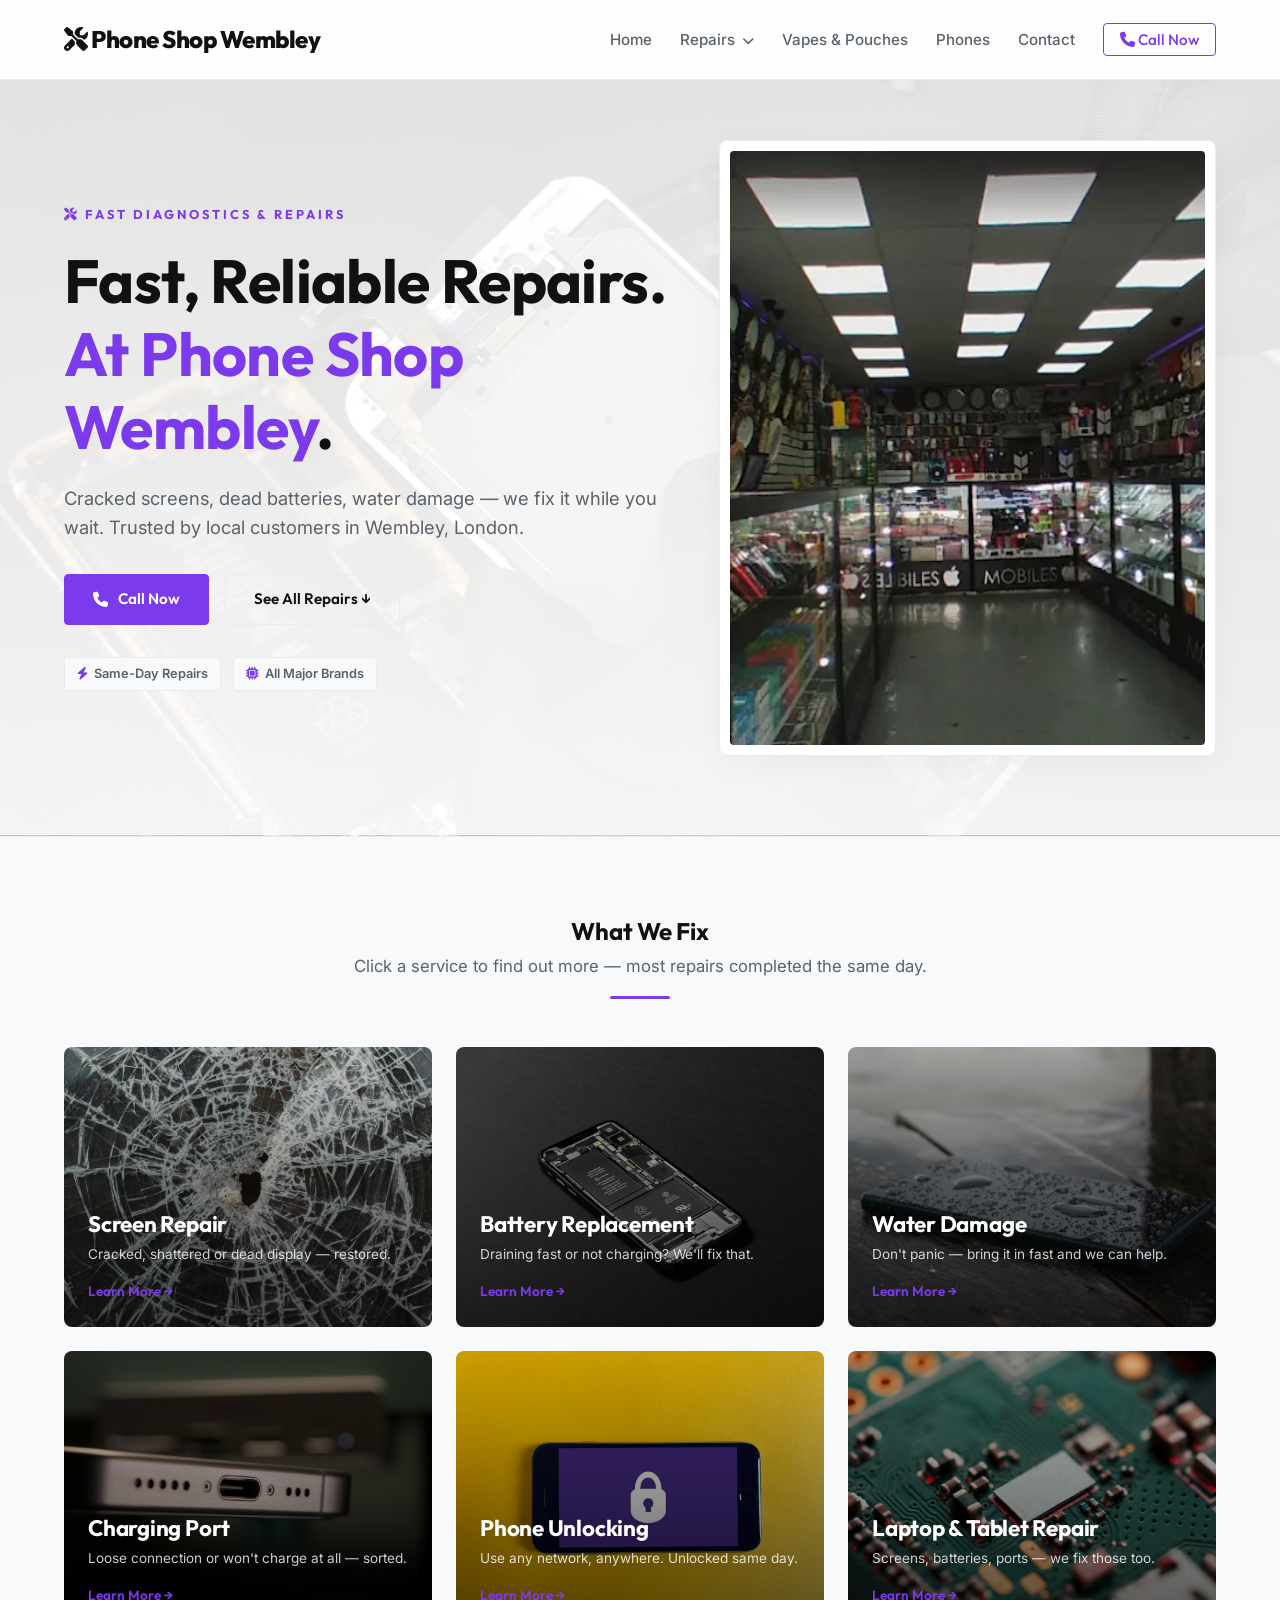
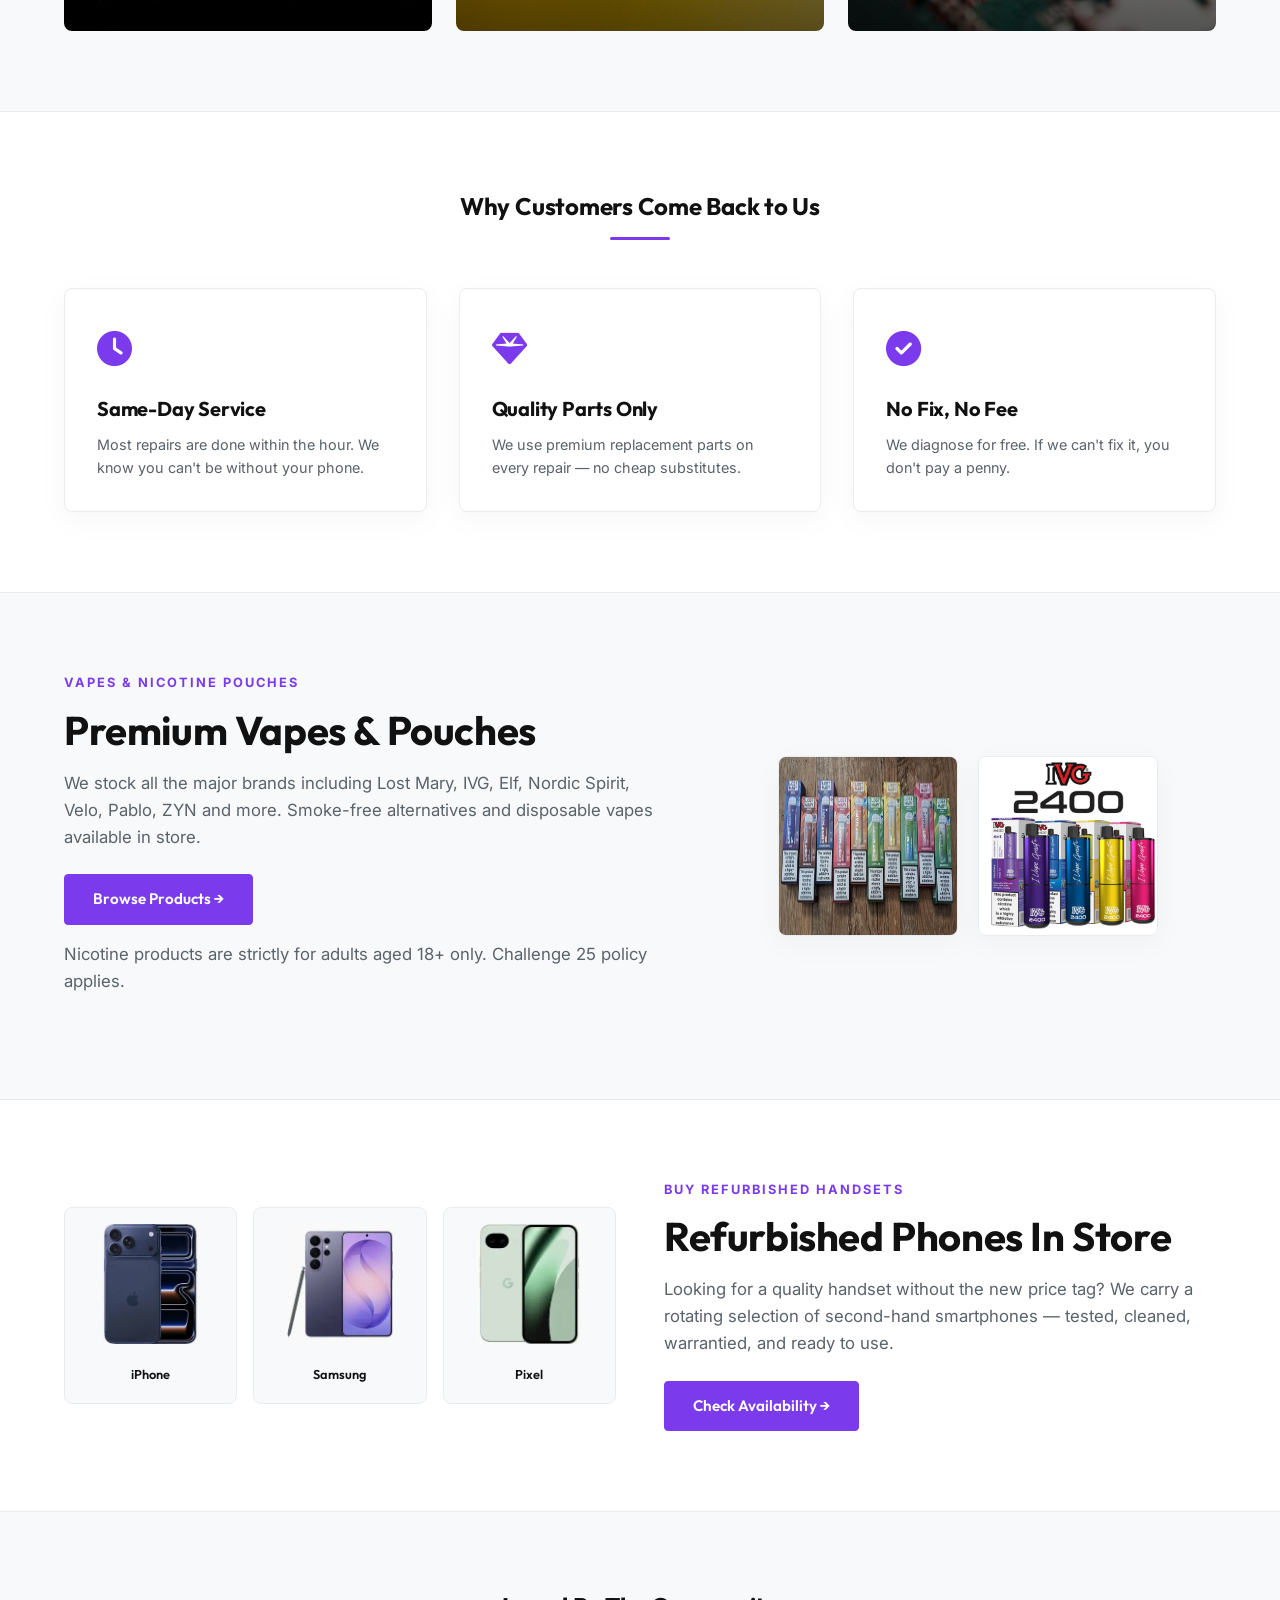
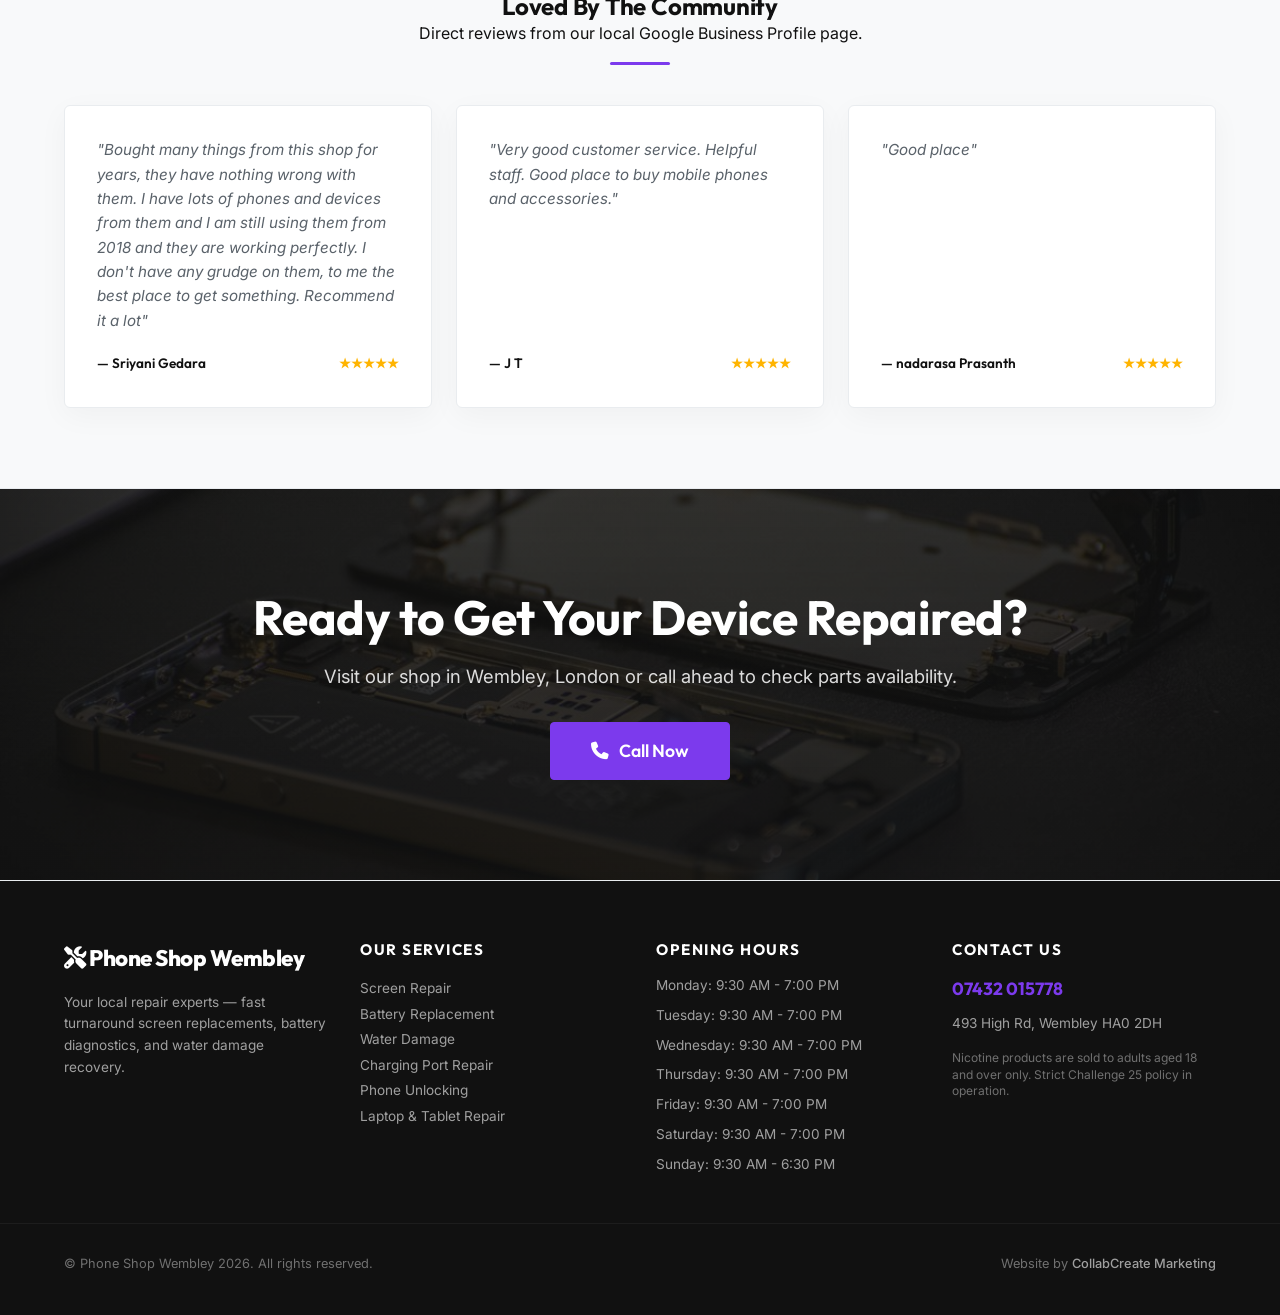
<file: index.html>
<!DOCTYPE html>
<html lang="en">
<head>
    <meta charset="UTF-8">
    <meta name="viewport" content="width=device-width, initial-scale=1.0">
    <title>Home | Phone Shop Wembley Wembley, London</title>
    <link rel="stylesheet" href="styles.css">
    <link href="https://fonts.googleapis.com/css2?family=Inter:wght@300;400;500;600;700&family=Outfit:wght@400;500;600;700;800&display=swap" rel="stylesheet">
    <link rel="stylesheet" href="https://cdnjs.cloudflare.com/ajax/libs/font-awesome/6.4.0/css/all.min.css">
    
    <!-- Open Graph Metadata -->
    <meta property="og:title" content="Home | Phone Shop Wembley Wembley, London">
    <meta property="og:description" content="Fast, premium screen repairs, battery replacements, water damage recovery, vapes, pouches, and refurbished phones in Wembley, London.">
    <meta property="og:image" content="https://mowleed2000.github.io/Phoneshopwembely/storefront.webp">
    <meta property="og:url" content="https://mowleed2000.github.io/Phoneshopwembely/index.html">
    <meta property="og:type" content="website">

    <!-- Microsoft Clarity Tracking Code -->
    <script type="text/javascript">
        (function(c,l,a,r,i,t,y){
            c[a]=c[a]||function(){(c[a].q=c[a].q||[]).push(arguments)};
            t=l.createElement(r);t.async=1;t.src="https://www.clarity.ms/tag/"+i;
            y=l.getElementsByTagName(r)[0];y.parentNode.insertBefore(t,y);
        })(window, document, "clarity", "script", "x1smlah9oa");
    </script>
</head>
<body>

    <nav class="navbar">
        <div class="container nav-container">
            <a href="index.html" class="logo"><i class="fa-solid fa-screwdriver-wrench"></i> Phone Shop Wembley</a>
            <ul class="nav-links" id="navLinks">
                <li><a href="index.html">Home</a></li>
                <li class="dropdown">
                    <a href="#" class="dropdown-trigger">Repairs <i class="fa-solid fa-chevron-down" style="font-size:0.75rem; margin-left:3px;"></i></a>
                    <ul class="dropdown-menu">
                        <li><a href="screen-repair.html">Screen Repair</a></li>
                        <li><a href="battery-replacement.html">Battery Replacement</a></li>
                        <li><a href="water-damage.html">Water Damage</a></li>
                        <li><a href="charging-port.html">Charging Port Repair</a></li>
                        <li><a href="phone-unlocking.html">Phone Unlocking</a></li>
                        <li><a href="laptop-tablet.html">Laptop &amp; Tablet Repair</a></li>
                    </ul>
                </li>
                <li><a href="vapes-pouches.html">Vapes &amp; Pouches</a></li>
                <li><a href="phones-in-store.html">Phones</a></li>
                <li><a href="contact.html">Contact</a></li>
                
                <li><a href="tel:07432015778" class="btn-nav-cta"><i class="fa-solid fa-phone"></i> Call Now</a></li>
            </ul>
            <div class="hamburger" id="hamburger"><i class="fa-solid fa-bars"></i></div>
        </div>
    </nav>

    <!-- Hero Section -->
    <section class="hero" style="background-image: linear-gradient(rgba(255, 255, 255, 0.85), rgba(255, 255, 255, 0.95)), url('repair-hero.jpg');">
        <div class="container hero-grid">
            <div class="hero-content reveal">
                <span class="eyebrow"><i class="fa-solid fa-screwdriver-wrench"></i> Fast Diagnostics &amp; Repairs</span>
                <h1>Fast, Reliable Repairs. <br><span class="primary-text">At Phone Shop Wembley</span>.</h1>
                <p class="hero-tagline">Cracked screens, dead batteries, water damage — we fix it while you wait. Trusted by local customers in Wembley, London.</p>
                <div class="hero-btns">
                    <a href="tel:07432015778" class="btn btn-primary"><i class="fa-solid fa-phone"></i> Call Now</a>
                    <a href="#services" class="btn btn-outline">See All Repairs &darr;</a>
                </div>
                <div class="walk-ins-tag">
                    <span class="badge"><i class="fa-solid fa-bolt"></i> Same-Day Repairs</span>
                    <span class="badge"><i class="fa-solid fa-microchip"></i> All Major Brands</span>
                </div>
            </div>
            <div class="hero-image-wrapper reveal">
                <div class="hero-image-frame" onclick="openLightbox('storefront.webp', 'Phone Shop Wembley storefront in Wembley, London')">
                    <img src="storefront.webp" alt="Phone Shop Wembley Storefront" class="hero-image">
                    <div class="frame-overlay">
                        <i class="fa-solid fa-magnifying-glass-plus"></i>
                        <span>View Storefront</span>
                    </div>
                </div>
            </div>
        </div>
    </section>

    <!-- Services Section -->
    <section class="services" id="services">
        <div class="container">
            <div class="section-header text-center reveal">
                <h2>What We Fix</h2>
                <p class="subheading">Click a service to find out more — most repairs completed the same day.</p>
                <div class="accent-divider"></div>
            </div>
            <div class="services-grid reveal">
                <!-- Screen Repair -->
                <a href="screen-repair.html" class="service-card-link">
                    <div class="service-card" style="background-image: linear-gradient(rgba(0, 0, 0, 0.2), rgba(0, 0, 0, 0.65)), url('cracked-screen.jpg');">
                        <div class="card-content">
                            <h3>Screen Repair</h3>
                            <p>Cracked, shattered or dead display — restored.</p>
                            <span class="learn-more">Learn More &rarr;</span>
                        </div>
                    </div>
                </a>
                <!-- Battery Replacement -->
                <a href="battery-replacement.html" class="service-card-link">
                    <div class="service-card" style="background-image: linear-gradient(rgba(0, 0, 0, 0.2), rgba(0, 0, 0, 0.65)), url('battery-repair.jpg');">
                        <div class="card-content">
                            <h3>Battery Replacement</h3>
                            <p>Draining fast or not charging? We'll fix that.</p>
                            <span class="learn-more">Learn More &rarr;</span>
                        </div>
                    </div>
                </a>
                <!-- Water Damage -->
                <a href="water-damage.html" class="service-card-link">
                    <div class="service-card" style="background-image: linear-gradient(rgba(0, 0, 0, 0.2), rgba(0, 0, 0, 0.65)), url('water-damage.jpg');">
                        <div class="card-content">
                            <h3>Water Damage</h3>
                            <p>Don't panic — bring it in fast and we can help.</p>
                            <span class="learn-more">Learn More &rarr;</span>
                        </div>
                    </div>
                </a>
                <!-- Charging Port -->
                <a href="charging-port.html" class="service-card-link">
                    <div class="service-card" style="background-image: linear-gradient(rgba(0, 0, 0, 0.2), rgba(0, 0, 0, 0.65)), url('charging-port.jpg');">
                        <div class="card-content">
                            <h3>Charging Port</h3>
                            <p>Loose connection or won't charge at all — sorted.</p>
                            <span class="learn-more">Learn More &rarr;</span>
                        </div>
                    </div>
                </a>
                <!-- Phone Unlocking -->
                <a href="phone-unlocking.html" class="service-card-link">
                    <div class="service-card" style="background-image: linear-gradient(rgba(0, 0, 0, 0.2), rgba(0, 0, 0, 0.65)), url('unlock-phone.jpg');">
                        <div class="card-content">
                            <h3>Phone Unlocking</h3>
                            <p>Use any network, anywhere. Unlocked same day.</p>
                            <span class="learn-more">Learn More &rarr;</span>
                        </div>
                    </div>
                </a>
                <!-- Laptop & Tablet Repair -->
                <a href="laptop-tablet.html" class="service-card-link">
                    <div class="service-card" style="background-image: linear-gradient(rgba(0, 0, 0, 0.2), rgba(0, 0, 0, 0.65)), url('circuit-board.jpg');">
                        <div class="card-content">
                            <h3>Laptop &amp; Tablet Repair</h3>
                            <p>Screens, batteries, ports — we fix those too.</p>
                            <span class="learn-more">Learn More &rarr;</span>
                        </div>
                    </div>
                </a>
            </div>
        </div>
    </section>

    <!-- Why Us Section -->
    <section class="why-us">
        <div class="container">
            <div class="section-header text-center reveal">
                <h2>Why Customers Come Back to Us</h2>
                <div class="accent-divider"></div>
            </div>
            
            <div class="why-us-grid reveal">
                <div class="why-card">
                    <div class="why-icon"><i class="fa-solid fa-clock"></i></div>
                    <h3>Same-Day Service</h3>
                    <p>Most repairs are done within the hour. We know you can't be without your phone.</p>
                </div>
                <div class="why-card">
                    <div class="why-icon"><i class="fa-solid fa-gem"></i></div>
                    <h3>Quality Parts Only</h3>
                    <p>We use premium replacement parts on every repair — no cheap substitutes.</p>
                </div>
                <div class="why-card">
                    <div class="why-icon"><i class="fa-solid fa-circle-check"></i></div>
                    <h3>No Fix, No Fee</h3>
                    <p>We diagnose for free. If we can't fix it, you don't pay a penny.</p>
                </div>
            </div>
        </div>
    </section>

    <!-- Vapes Teaser -->
    <section class="vapes-teaser">
        <div class="container vapes-teaser-grid">
            <div class="vapes-teaser-content reveal">
                <span class="eyebrow" style="color: var(--primary); font-weight: 700; text-transform: uppercase; letter-spacing: 2px; font-size: 0.8rem; margin-bottom: 12px; display: block;">Vapes &amp; Nicotine Pouches</span>
                <h2>Premium Vapes &amp; Pouches</h2>
                <p>We stock all the major brands including Lost Mary, IVG, Elf, Nordic Spirit, Velo, Pablo, ZYN and more. Smoke-free alternatives and disposable vapes available in store.</p>
                <a href="vapes-pouches.html" class="btn btn-primary">Browse Products &rarr;</a>
                <p class="disclaimer-text">Nicotine products are strictly for adults aged 18+ only. Challenge 25 policy applies.</p>
            </div>
            <div class="vape-brand-anchors reveal">
                <img src="Lost Mary reuse.jpg" alt="Lost Mary" class="teaser-brand-img">
                <img src="IVG Reuse 1.jpg" alt="IVG" class="teaser-brand-img">
            </div>
        </div>
    </section>

    <!-- Refurbished Phones Teaser -->
    <section class="phones-teaser">
        <div class="container phones-teaser-grid">
            <div class="phone-anchors-grid reveal">
                <div class="phone-item-card"><img src="Iphone 17 pro max.webp" alt="iPhone"><span>iPhone</span></div>
                <div class="phone-item-card"><img src="Samsung s26 ultra.webp" alt="Samsung"><span>Samsung</span></div>
                <div class="phone-item-card"><img src="Google Pixel 10a.webp" alt="Pixel"><span>Pixel</span></div>
            </div>
            <div class="phones-teaser-content reveal">
                <span class="eyebrow" style="color: var(--primary); font-weight: 700; text-transform: uppercase; letter-spacing: 2px; font-size: 0.8rem; margin-bottom: 12px; display: block;">Buy Refurbished Handsets</span>
                <h2>Refurbished Phones In Store</h2>
                <p>Looking for a quality handset without the new price tag? We carry a rotating selection of second-hand smartphones — tested, cleaned, warrantied, and ready to use.</p>
                <a href="phones-in-store.html" class="btn btn-primary">Check Availability &rarr;</a>
            </div>
        </div>
    </section>

    <!-- Reviews Section -->
    <section class="reviews">
        <div class="container">
            <div class="section-header text-center reveal">
                <h2>Loved By The Community</h2>
                <p class="subheading">Direct reviews from our local Google Business Profile page.</p>
                <div class="accent-divider"></div>
            </div>
            <div class="reviews-grid reveal">
                
                <div class="review-card">
                    <p class="review-text">"Bought many things from this shop for years, they have nothing wrong with them. I have lots of phones and devices from them and I am still using them from 2018 and they are working perfectly. I don't have any grudge on them, to me the best place to get something. Recommend it a lot"</p>
                    <div class="review-author">
                        <span>— Sriyani Gedara</span>
                        <span class="stars">★★★★★</span>
                    </div>
                </div>
    
                <div class="review-card">
                    <p class="review-text">"Very good customer service. Helpful staff. Good place to buy mobile phones and accessories."</p>
                    <div class="review-author">
                        <span>— J T</span>
                        <span class="stars">★★★★★</span>
                    </div>
                </div>
    
                <div class="review-card">
                    <p class="review-text">"Good place"</p>
                    <div class="review-author">
                        <span>— nadarasa Prasanth</span>
                        <span class="stars">★★★★★</span>
                    </div>
                </div>
    
            </div>
        </div>
    </section>

    <!-- Final CTA -->
    <section class="final-cta text-center reveal" style="background-image: linear-gradient(rgba(17, 17, 17, 0.8), rgba(17, 17, 17, 0.9)), url('technician.jpg'); background-size: cover; background-position: center; color: #ffffff;">
        <div class="container">
            <h2>Ready to Get Your Device Repaired?</h2>
            <p>Visit our shop in Wembley, London or call ahead to check parts availability.</p>
            <a href="tel:07432015778" class="btn btn-primary btn-large"><i class="fa-solid fa-phone"></i> Call Now</a>
        </div>
    </section>

    <!-- Lightbox Modal -->
    <div id="lightboxModal" class="lightbox">
        <span class="lightbox-close" onclick="closeLightbox()">&times;</span>
        <img class="lightbox-content" id="lightboxImg">
        <div id="lightboxCaption" class="lightbox-caption"></div>
    </div>

    <footer class="footer">
        <div class="container footer-grid">
            <div class="footer-brand">
                <a href="index.html" class="footer-logo"><i class="fa-solid fa-screwdriver-wrench"></i> Phone Shop Wembley</a>
                <p style="margin-top: 15px; font-size: 0.85rem; line-height: 1.6; color: rgba(255, 255, 255, 0.6);">Your local repair experts — fast turnaround screen replacements, battery diagnostics, and water damage recovery.</p>
                
            </div>
            <div class="footer-links">
                <h4>Our Services</h4>
                <p><a href="screen-repair.html">Screen Repair</a></p>
                <p><a href="battery-replacement.html">Battery Replacement</a></p>
                <p><a href="water-damage.html">Water Damage</a></p>
                <p><a href="charging-port.html">Charging Port Repair</a></p>
                <p><a href="phone-unlocking.html">Phone Unlocking</a></p>
                <p><a href="laptop-tablet.html">Laptop &amp; Tablet Repair</a></p>
            </div>
            <div class="footer-hours">
                <h4>Opening Hours</h4>
                <ul>
                    <li>Monday: 9:30 AM - 7:00 PM</li><li>Tuesday: 9:30 AM - 7:00 PM</li><li>Wednesday: 9:30 AM - 7:00 PM</li><li>Thursday: 9:30 AM - 7:00 PM</li><li>Friday: 9:30 AM - 7:00 PM</li><li>Saturday: 9:30 AM - 7:00 PM</li><li>Sunday: 9:30 AM - 6:30 PM</li>
                </ul>
            </div>
            <div class="footer-contact">
                <h4>Contact Us</h4>
                <p class="phone-num"><a href="tel:07432015778">07432 015778</a></p>
                <p style="margin-top: 10px; font-size: 0.85rem; color: rgba(255, 255, 255, 0.6);">493 High Rd, Wembley HA0 2DH</p>
                <p style="margin-top: 15px; font-size: 0.75rem; color: rgba(255, 255, 255, 0.4); line-height: 1.4;">
                    Nicotine products are sold to adults aged 18 and over only. Strict Challenge 25 policy in operation.
                </p>
            </div>
        </div>
        <div class="footer-bottom">
            <div class="container" style="display: flex; justify-content: space-between; flex-wrap: wrap; gap: 10px; width: 100%;">
                <p>&copy; Phone Shop Wembley 2026. All rights reserved.</p>
                <p class="agency-credit">Website by <a href="https://collabcreate.co.uk" target="_blank">CollabCreate Marketing</a></p>
            </div>
        </div>
    </footer>
    <script src="script.js"></script>
</body>
</html>
</file>
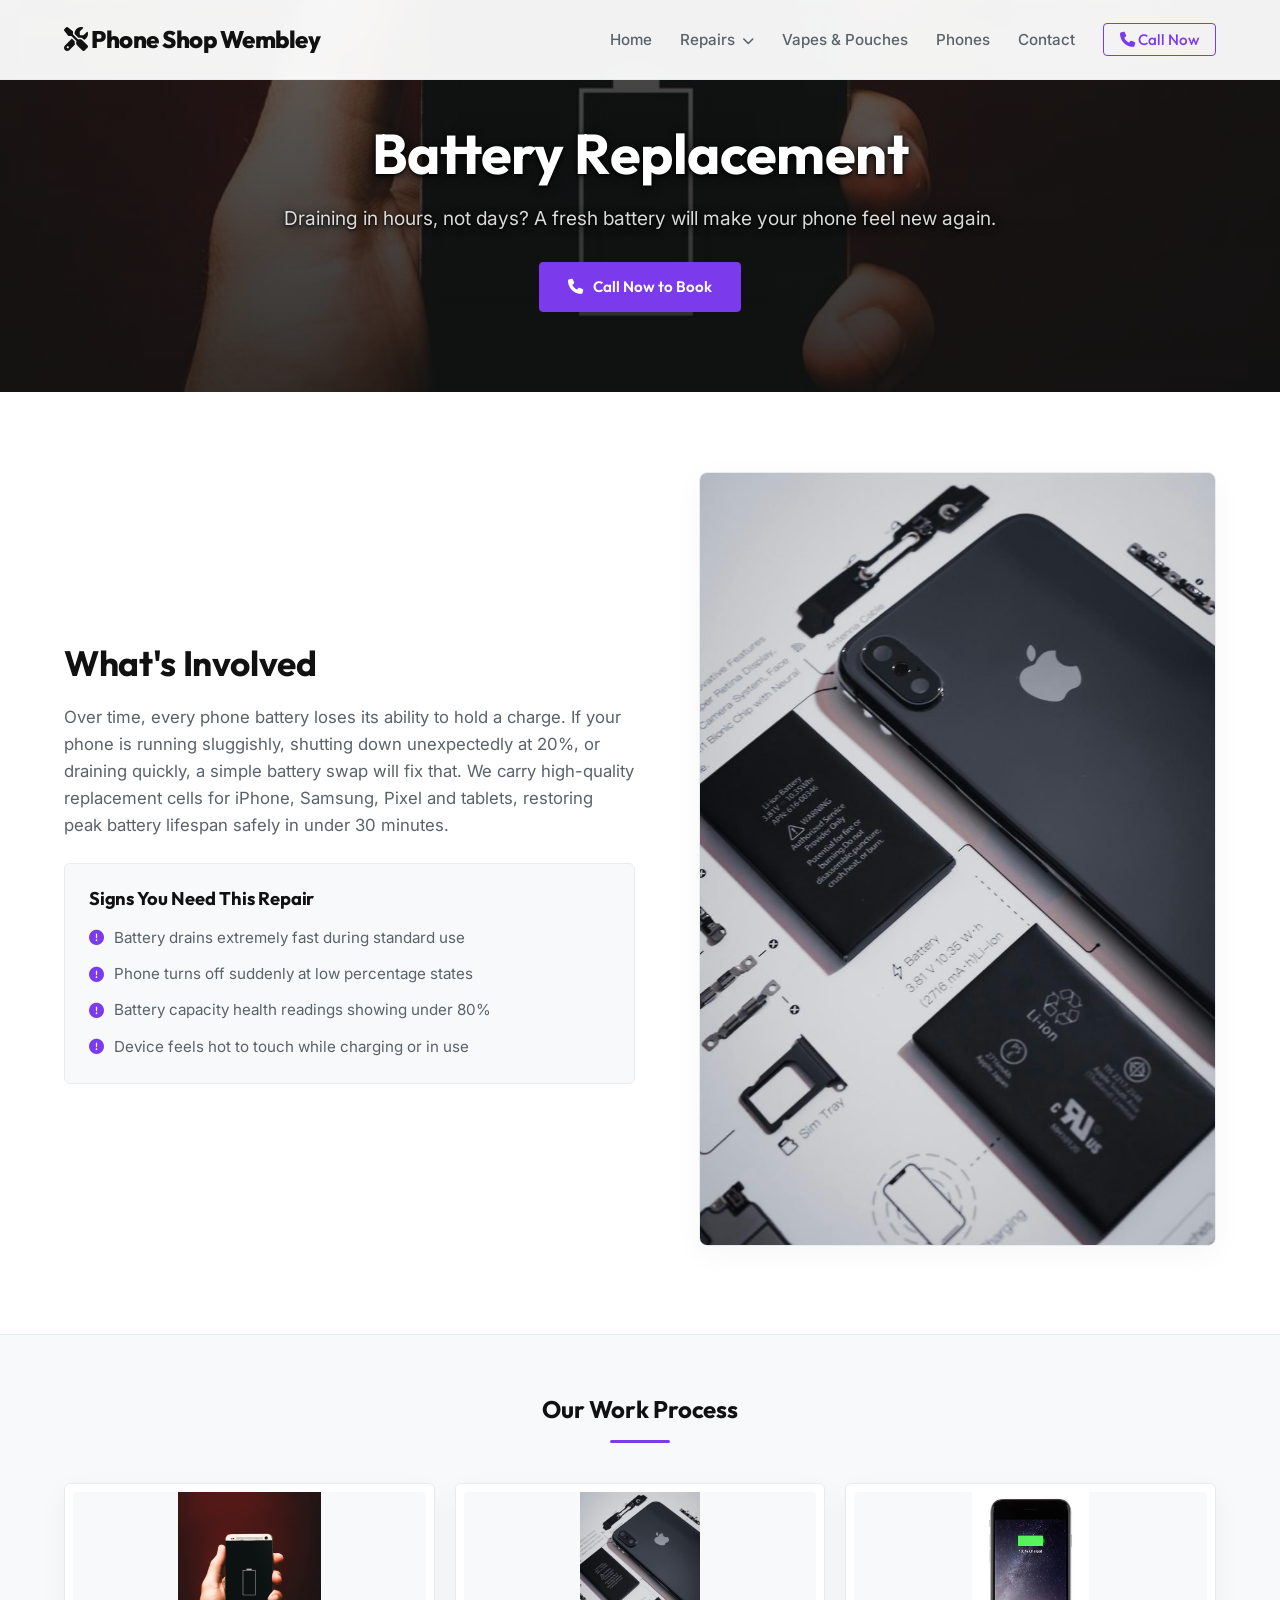
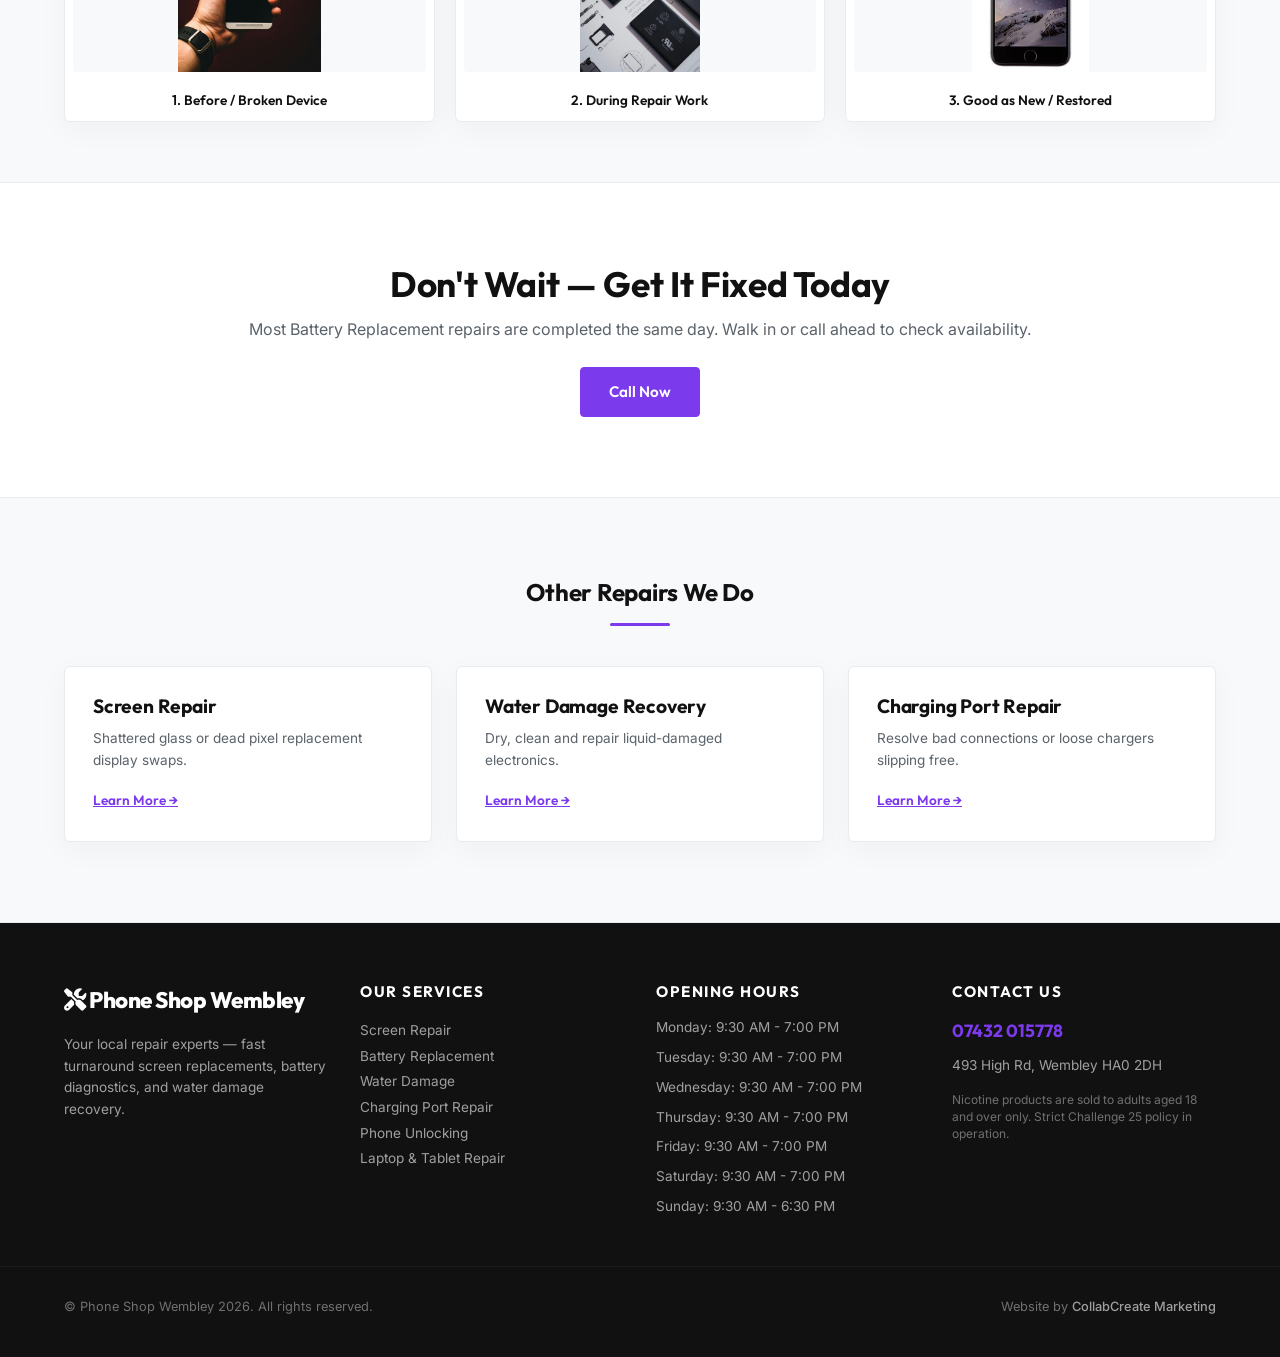
<file: battery-replacement.html>
<!DOCTYPE html>
<html lang="en">
<head>
    <meta charset="UTF-8">
    <meta name="viewport" content="width=device-width, initial-scale=1.0">
    <title>Battery Replacement Repairs | Phone Shop Wembley Wembley, London</title>
    <link rel="stylesheet" href="styles.css">
    <link href="https://fonts.googleapis.com/css2?family=Inter:wght@300;400;500;600;700&family=Outfit:wght@400;500;600;700;800&display=swap" rel="stylesheet">
    <link rel="stylesheet" href="https://cdnjs.cloudflare.com/ajax/libs/font-awesome/6.4.0/css/all.min.css">
    
    <!-- Open Graph Metadata -->
    <meta property="og:title" content="Battery Replacement Repairs | Phone Shop Wembley Wembley, London">
    <meta property="og:description" content="Fast, premium screen repairs, battery replacements, water damage recovery, vapes, pouches, and refurbished phones in Wembley, London.">
    <meta property="og:image" content="https://mowleed2000.github.io/Phoneshopwembely/storefront.webp">
    <meta property="og:url" content="https://mowleed2000.github.io/Phoneshopwembely/battery-replacement.html">
    <meta property="og:type" content="website">

    <!-- Microsoft Clarity Tracking Code -->
    <script type="text/javascript">
        (function(c,l,a,r,i,t,y){
            c[a]=c[a]||function(){(c[a].q=c[a].q||[]).push(arguments)};
            t=l.createElement(r);t.async=1;t.src="https://www.clarity.ms/tag/"+i;
            y=l.getElementsByTagName(r)[0];y.parentNode.insertBefore(t,y);
        })(window, document, "clarity", "script", "x1smlah9oa");
    </script>
</head>
<body>

    <nav class="navbar">
        <div class="container nav-container">
            <a href="index.html" class="logo"><i class="fa-solid fa-screwdriver-wrench"></i> Phone Shop Wembley</a>
            <ul class="nav-links" id="navLinks">
                <li><a href="index.html">Home</a></li>
                <li class="dropdown">
                    <a href="#" class="dropdown-trigger">Repairs <i class="fa-solid fa-chevron-down" style="font-size:0.75rem; margin-left:3px;"></i></a>
                    <ul class="dropdown-menu">
                        <li><a href="screen-repair.html">Screen Repair</a></li>
                        <li><a href="battery-replacement.html">Battery Replacement</a></li>
                        <li><a href="water-damage.html">Water Damage</a></li>
                        <li><a href="charging-port.html">Charging Port Repair</a></li>
                        <li><a href="phone-unlocking.html">Phone Unlocking</a></li>
                        <li><a href="laptop-tablet.html">Laptop &amp; Tablet Repair</a></li>
                    </ul>
                </li>
                <li><a href="vapes-pouches.html">Vapes &amp; Pouches</a></li>
                <li><a href="phones-in-store.html">Phones</a></li>
                <li><a href="contact.html">Contact</a></li>
                
                <li><a href="tel:07432015778" class="btn-nav-cta"><i class="fa-solid fa-phone"></i> Call Now</a></li>
            </ul>
            <div class="hamburger" id="hamburger"><i class="fa-solid fa-bars"></i></div>
        </div>
    </nav>

            <section class="service-hero" style="background-image: linear-gradient(rgba(17, 17, 17, 0.65), rgba(17, 17, 17, 0.85)), url('Battery Replacment page 1.jpg');">
                <div class="container text-center reveal">
                    <h1>Battery Replacement</h1>
                    <p>Draining in hours, not days? A fresh battery will make your phone feel new again.</p>
                    <a href="tel:07432015778" class="btn btn-primary"><i class="fa-solid fa-phone"></i> Call Now to Book</a>
                </div>
            </section>

            <section class="service-details">
                <div class="container details-grid">
                    <div class="details-text reveal">
                        <h2>What's Involved</h2>
                        <p>Over time, every phone battery loses its ability to hold a charge. If your phone is running sluggishly, shutting down unexpectedly at 20%, or draining quickly, a simple battery swap will fix that. We carry high-quality replacement cells for iPhone, Samsung, Pixel and tablets, restoring peak battery lifespan safely in under 30 minutes.</p>
                        
                        <div class="symptoms-box">
                            <h3>Signs You Need This Repair</h3>
                            <ul class="symptoms-list">
                                <li><i class='fa-solid fa-circle-exclamation'></i> Battery drains extremely fast during standard use</li><li><i class='fa-solid fa-circle-exclamation'></i> Phone turns off suddenly at low percentage states</li><li><i class='fa-solid fa-circle-exclamation'></i> Battery capacity health readings showing under 80%</li><li><i class='fa-solid fa-circle-exclamation'></i> Device feels hot to touch while charging or in use</li>
                            </ul>
                        </div>
                    </div>
                    <div class="details-image reveal">
                        <img src="Battery replacment page 2.jpg" alt="Technician working on device" class="in-process-img">
                    </div>
                </div>
            </section>

            <section class="service-gallery">
                <div class="container">
                    <div class="section-header text-center reveal">
                        <h2>Our Work Process</h2>
                        <div class="accent-divider"></div>
                    </div>
                    <div class="gallery-row battery-gallery reveal">
                        <div class="gallery-item-wrapper" onclick="openLightbox('Battery Replacment page 1.jpg', 'Before / Broken Device')">
                            <img src="Battery Replacment page 1.jpg" alt="Before repair">
                            <span>1. Before / Broken Device</span>
                        </div>
                        <div class="gallery-item-wrapper" onclick="openLightbox('Battery replacment page 2.jpg', 'During Repair Work')">
                            <img src="Battery replacment page 2.jpg" alt="During repair">
                            <span>2. During Repair Work</span>
                        </div>
                        <div class="gallery-item-wrapper" onclick="openLightbox('Battery fixed 100 percent.jpg', 'Good as New / Restored')">
                            <img src="Battery fixed 100 percent.jpg" alt="After repair">
                            <span>3. Good as New / Restored</span>
                        </div>
                    </div>
                </div>
            </section>

            <section class="service-cta text-center reveal">
                <div class="container">
                    <h2>Don't Wait — Get It Fixed Today</h2>
                    <p>Most Battery Replacement repairs are completed the same day. Walk in or call ahead to check availability.</p>
                    <a href="tel:07432015778" class="btn btn-primary">Call Now</a>
                </div>
            </section>

            <section class="related-services">
                <div class="container">
                    <div class="section-header text-center reveal">
                        <h2>Other Repairs We Do</h2>
                        <div class="accent-divider"></div>
                    </div>
                    <div class="related-grid reveal">
                        
                <div class="related-card">
                    <h3>Screen Repair</h3>
                    <p>Shattered glass or dead pixel replacement display swaps.</p>
                    <a href="screen-repair.html" class="learn-more">Learn More &rarr;</a>
                </div>
        
                <div class="related-card">
                    <h3>Water Damage Recovery</h3>
                    <p>Dry, clean and repair liquid-damaged electronics.</p>
                    <a href="water-damage.html" class="learn-more">Learn More &rarr;</a>
                </div>
        
                <div class="related-card">
                    <h3>Charging Port Repair</h3>
                    <p>Resolve bad connections or loose chargers slipping free.</p>
                    <a href="charging-port.html" class="learn-more">Learn More &rarr;</a>
                </div>
        
                    </div>
                </div>
            </section>
        
    <!-- Lightbox Modal -->
    <div id="lightboxModal" class="lightbox">
        <span class="lightbox-close" onclick="closeLightbox()">&times;</span>
        <img class="lightbox-content" id="lightboxImg">
        <div id="lightboxCaption" class="lightbox-caption"></div>
    </div>

    <footer class="footer">
        <div class="container footer-grid">
            <div class="footer-brand">
                <a href="index.html" class="footer-logo"><i class="fa-solid fa-screwdriver-wrench"></i> Phone Shop Wembley</a>
                <p style="margin-top: 15px; font-size: 0.85rem; line-height: 1.6; color: rgba(255, 255, 255, 0.6);">Your local repair experts — fast turnaround screen replacements, battery diagnostics, and water damage recovery.</p>
                
            </div>
            <div class="footer-links">
                <h4>Our Services</h4>
                <p><a href="screen-repair.html">Screen Repair</a></p>
                <p><a href="battery-replacement.html">Battery Replacement</a></p>
                <p><a href="water-damage.html">Water Damage</a></p>
                <p><a href="charging-port.html">Charging Port Repair</a></p>
                <p><a href="phone-unlocking.html">Phone Unlocking</a></p>
                <p><a href="laptop-tablet.html">Laptop &amp; Tablet Repair</a></p>
            </div>
            <div class="footer-hours">
                <h4>Opening Hours</h4>
                <ul>
                    <li>Monday: 9:30 AM - 7:00 PM</li><li>Tuesday: 9:30 AM - 7:00 PM</li><li>Wednesday: 9:30 AM - 7:00 PM</li><li>Thursday: 9:30 AM - 7:00 PM</li><li>Friday: 9:30 AM - 7:00 PM</li><li>Saturday: 9:30 AM - 7:00 PM</li><li>Sunday: 9:30 AM - 6:30 PM</li>
                </ul>
            </div>
            <div class="footer-contact">
                <h4>Contact Us</h4>
                <p class="phone-num"><a href="tel:07432015778">07432 015778</a></p>
                <p style="margin-top: 10px; font-size: 0.85rem; color: rgba(255, 255, 255, 0.6);">493 High Rd, Wembley HA0 2DH</p>
                <p style="margin-top: 15px; font-size: 0.75rem; color: rgba(255, 255, 255, 0.4); line-height: 1.4;">
                    Nicotine products are sold to adults aged 18 and over only. Strict Challenge 25 policy in operation.
                </p>
            </div>
        </div>
        <div class="footer-bottom">
            <div class="container" style="display: flex; justify-content: space-between; flex-wrap: wrap; gap: 10px; width: 100%;">
                <p>&copy; Phone Shop Wembley 2026. All rights reserved.</p>
                <p class="agency-credit">Website by <a href="https://collabcreate.co.uk" target="_blank">CollabCreate Marketing</a></p>
            </div>
        </div>
    </footer>
    <script src="script.js"></script>
</body>
</html>
</file>
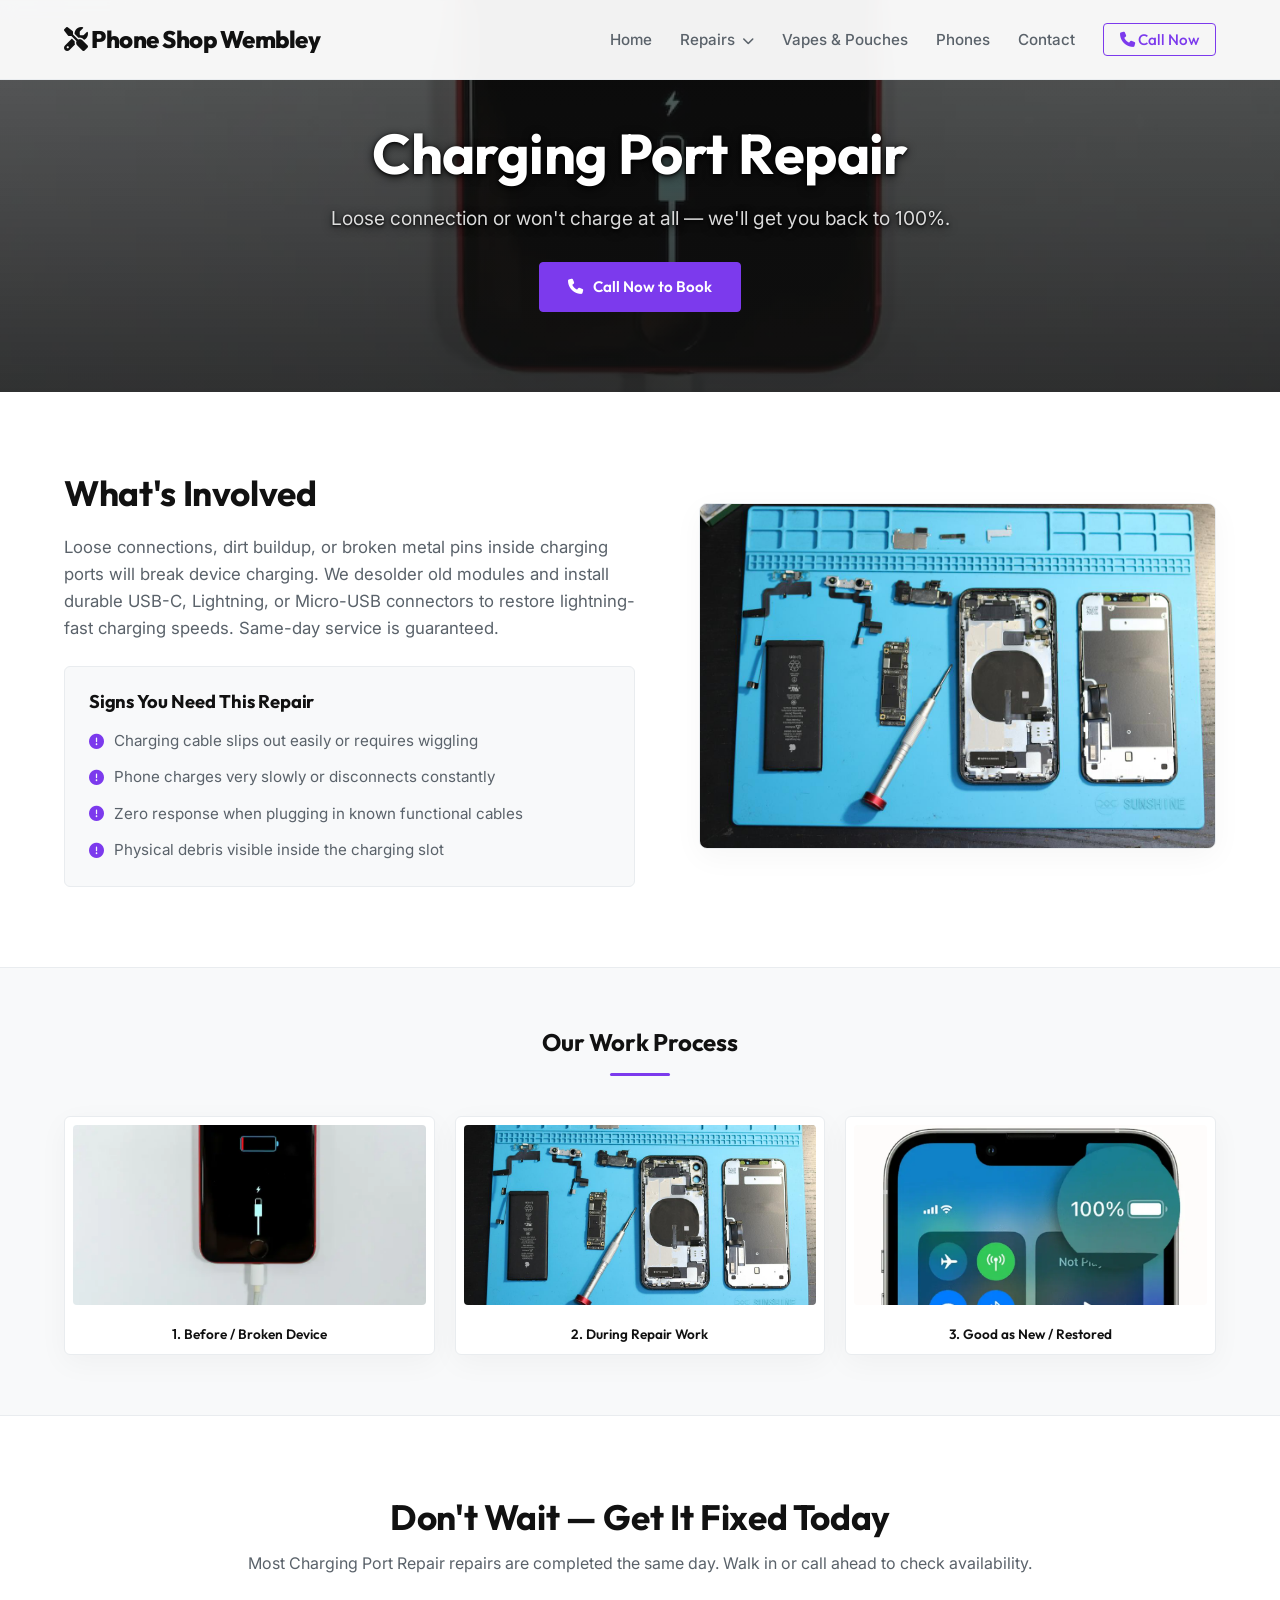
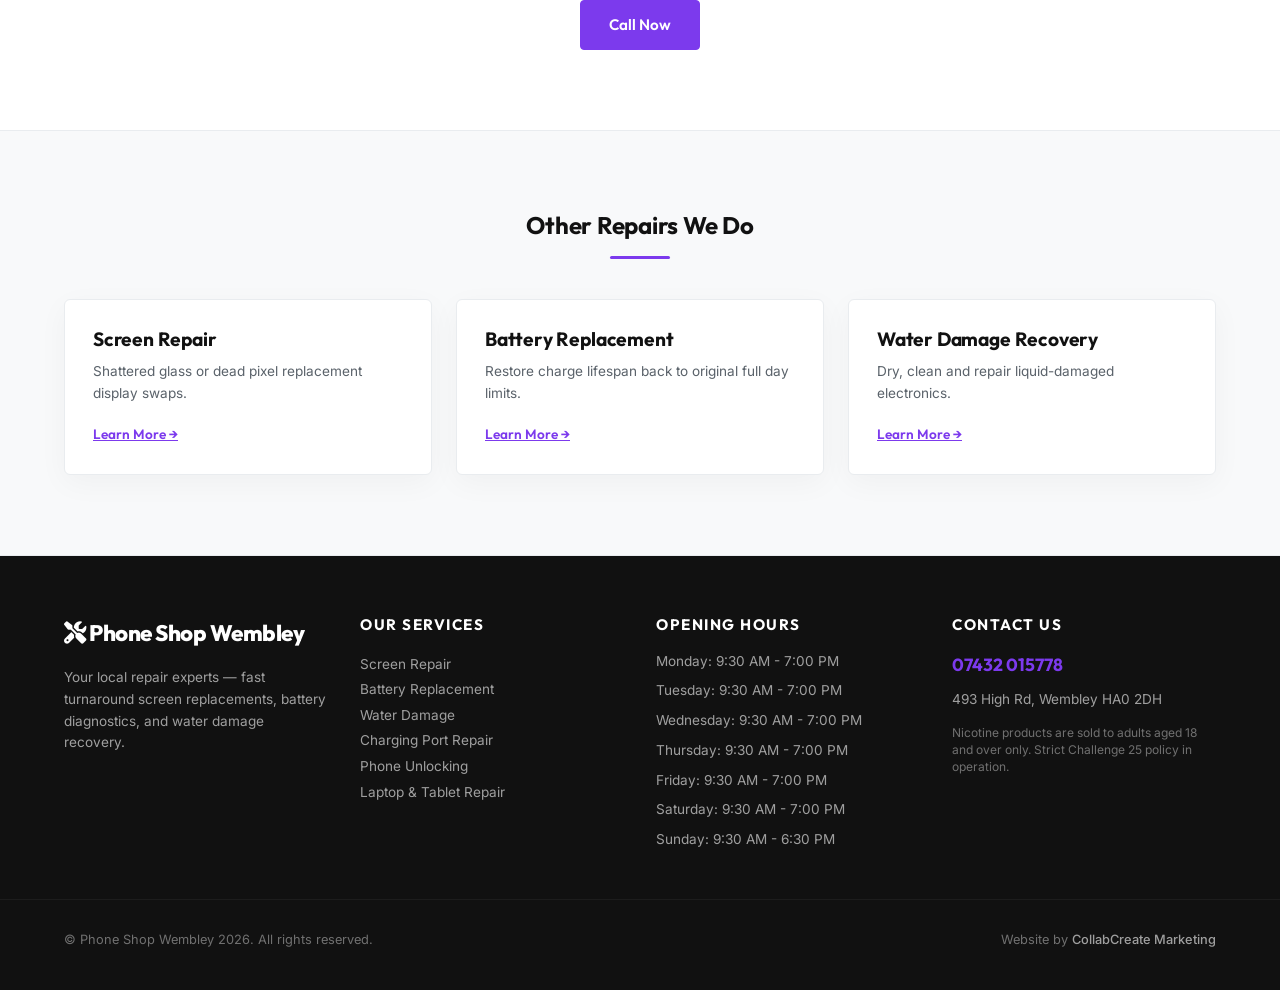
<file: charging-port.html>
<!DOCTYPE html>
<html lang="en">
<head>
    <meta charset="UTF-8">
    <meta name="viewport" content="width=device-width, initial-scale=1.0">
    <title>Charging Port Repair Repairs | Phone Shop Wembley Wembley, London</title>
    <link rel="stylesheet" href="styles.css">
    <link href="https://fonts.googleapis.com/css2?family=Inter:wght@300;400;500;600;700&family=Outfit:wght@400;500;600;700;800&display=swap" rel="stylesheet">
    <link rel="stylesheet" href="https://cdnjs.cloudflare.com/ajax/libs/font-awesome/6.4.0/css/all.min.css">
    
    <!-- Open Graph Metadata -->
    <meta property="og:title" content="Charging Port Repair Repairs | Phone Shop Wembley Wembley, London">
    <meta property="og:description" content="Fast, premium screen repairs, battery replacements, water damage recovery, vapes, pouches, and refurbished phones in Wembley, London.">
    <meta property="og:image" content="https://mowleed2000.github.io/Phoneshopwembely/storefront.webp">
    <meta property="og:url" content="https://mowleed2000.github.io/Phoneshopwembely/charging-port.html">
    <meta property="og:type" content="website">

    <!-- Microsoft Clarity Tracking Code -->
    <script type="text/javascript">
        (function(c,l,a,r,i,t,y){
            c[a]=c[a]||function(){(c[a].q=c[a].q||[]).push(arguments)};
            t=l.createElement(r);t.async=1;t.src="https://www.clarity.ms/tag/"+i;
            y=l.getElementsByTagName(r)[0];y.parentNode.insertBefore(t,y);
        })(window, document, "clarity", "script", "x1smlah9oa");
    </script>
</head>
<body>

    <nav class="navbar">
        <div class="container nav-container">
            <a href="index.html" class="logo"><i class="fa-solid fa-screwdriver-wrench"></i> Phone Shop Wembley</a>
            <ul class="nav-links" id="navLinks">
                <li><a href="index.html">Home</a></li>
                <li class="dropdown">
                    <a href="#" class="dropdown-trigger">Repairs <i class="fa-solid fa-chevron-down" style="font-size:0.75rem; margin-left:3px;"></i></a>
                    <ul class="dropdown-menu">
                        <li><a href="screen-repair.html">Screen Repair</a></li>
                        <li><a href="battery-replacement.html">Battery Replacement</a></li>
                        <li><a href="water-damage.html">Water Damage</a></li>
                        <li><a href="charging-port.html">Charging Port Repair</a></li>
                        <li><a href="phone-unlocking.html">Phone Unlocking</a></li>
                        <li><a href="laptop-tablet.html">Laptop &amp; Tablet Repair</a></li>
                    </ul>
                </li>
                <li><a href="vapes-pouches.html">Vapes &amp; Pouches</a></li>
                <li><a href="phones-in-store.html">Phones</a></li>
                <li><a href="contact.html">Contact</a></li>
                
                <li><a href="tel:07432015778" class="btn-nav-cta"><i class="fa-solid fa-phone"></i> Call Now</a></li>
            </ul>
            <div class="hamburger" id="hamburger"><i class="fa-solid fa-bars"></i></div>
        </div>
    </nav>

            <section class="service-hero" style="background-image: linear-gradient(rgba(17, 17, 17, 0.65), rgba(17, 17, 17, 0.85)), url('Charger port broken image 1.webp');">
                <div class="container text-center reveal">
                    <h1>Charging Port Repair</h1>
                    <p>Loose connection or won't charge at all — we'll get you back to 100%.</p>
                    <a href="tel:07432015778" class="btn btn-primary"><i class="fa-solid fa-phone"></i> Call Now to Book</a>
                </div>
            </section>

            <section class="service-details">
                <div class="container details-grid">
                    <div class="details-text reveal">
                        <h2>What's Involved</h2>
                        <p>Loose connections, dirt buildup, or broken metal pins inside charging ports will break device charging. We desolder old modules and install durable USB-C, Lightning, or Micro-USB connectors to restore lightning-fast charging speeds. Same-day service is guaranteed.</p>
                        
                        <div class="symptoms-box">
                            <h3>Signs You Need This Repair</h3>
                            <ul class="symptoms-list">
                                <li><i class='fa-solid fa-circle-exclamation'></i> Charging cable slips out easily or requires wiggling</li><li><i class='fa-solid fa-circle-exclamation'></i> Phone charges very slowly or disconnects constantly</li><li><i class='fa-solid fa-circle-exclamation'></i> Zero response when plugging in known functional cables</li><li><i class='fa-solid fa-circle-exclamation'></i> Physical debris visible inside the charging slot</li>
                            </ul>
                        </div>
                    </div>
                    <div class="details-image reveal">
                        <img src="Charger port being fixed.jpg" alt="Technician working on device" class="in-process-img">
                    </div>
                </div>
            </section>

            <section class="service-gallery">
                <div class="container">
                    <div class="section-header text-center reveal">
                        <h2>Our Work Process</h2>
                        <div class="accent-divider"></div>
                    </div>
                    <div class="gallery-row reveal">
                        <div class="gallery-item-wrapper" onclick="openLightbox('Charger port broken image 1.webp', 'Before / Broken Device')">
                            <img src="Charger port broken image 1.webp" alt="Before repair">
                            <span>1. Before / Broken Device</span>
                        </div>
                        <div class="gallery-item-wrapper" onclick="openLightbox('Charger port being fixed.jpg', 'During Repair Work')">
                            <img src="Charger port being fixed.jpg" alt="During repair">
                            <span>2. During Repair Work</span>
                        </div>
                        <div class="gallery-item-wrapper" onclick="openLightbox('Charger port fixed.webp', 'Good as New / Restored')">
                            <img src="Charger port fixed.webp" alt="After repair">
                            <span>3. Good as New / Restored</span>
                        </div>
                    </div>
                </div>
            </section>

            <section class="service-cta text-center reveal">
                <div class="container">
                    <h2>Don't Wait — Get It Fixed Today</h2>
                    <p>Most Charging Port Repair repairs are completed the same day. Walk in or call ahead to check availability.</p>
                    <a href="tel:07432015778" class="btn btn-primary">Call Now</a>
                </div>
            </section>

            <section class="related-services">
                <div class="container">
                    <div class="section-header text-center reveal">
                        <h2>Other Repairs We Do</h2>
                        <div class="accent-divider"></div>
                    </div>
                    <div class="related-grid reveal">
                        
                <div class="related-card">
                    <h3>Screen Repair</h3>
                    <p>Shattered glass or dead pixel replacement display swaps.</p>
                    <a href="screen-repair.html" class="learn-more">Learn More &rarr;</a>
                </div>
        
                <div class="related-card">
                    <h3>Battery Replacement</h3>
                    <p>Restore charge lifespan back to original full day limits.</p>
                    <a href="battery-replacement.html" class="learn-more">Learn More &rarr;</a>
                </div>
        
                <div class="related-card">
                    <h3>Water Damage Recovery</h3>
                    <p>Dry, clean and repair liquid-damaged electronics.</p>
                    <a href="water-damage.html" class="learn-more">Learn More &rarr;</a>
                </div>
        
                    </div>
                </div>
            </section>
        
    <!-- Lightbox Modal -->
    <div id="lightboxModal" class="lightbox">
        <span class="lightbox-close" onclick="closeLightbox()">&times;</span>
        <img class="lightbox-content" id="lightboxImg">
        <div id="lightboxCaption" class="lightbox-caption"></div>
    </div>

    <footer class="footer">
        <div class="container footer-grid">
            <div class="footer-brand">
                <a href="index.html" class="footer-logo"><i class="fa-solid fa-screwdriver-wrench"></i> Phone Shop Wembley</a>
                <p style="margin-top: 15px; font-size: 0.85rem; line-height: 1.6; color: rgba(255, 255, 255, 0.6);">Your local repair experts — fast turnaround screen replacements, battery diagnostics, and water damage recovery.</p>
                
            </div>
            <div class="footer-links">
                <h4>Our Services</h4>
                <p><a href="screen-repair.html">Screen Repair</a></p>
                <p><a href="battery-replacement.html">Battery Replacement</a></p>
                <p><a href="water-damage.html">Water Damage</a></p>
                <p><a href="charging-port.html">Charging Port Repair</a></p>
                <p><a href="phone-unlocking.html">Phone Unlocking</a></p>
                <p><a href="laptop-tablet.html">Laptop &amp; Tablet Repair</a></p>
            </div>
            <div class="footer-hours">
                <h4>Opening Hours</h4>
                <ul>
                    <li>Monday: 9:30 AM - 7:00 PM</li><li>Tuesday: 9:30 AM - 7:00 PM</li><li>Wednesday: 9:30 AM - 7:00 PM</li><li>Thursday: 9:30 AM - 7:00 PM</li><li>Friday: 9:30 AM - 7:00 PM</li><li>Saturday: 9:30 AM - 7:00 PM</li><li>Sunday: 9:30 AM - 6:30 PM</li>
                </ul>
            </div>
            <div class="footer-contact">
                <h4>Contact Us</h4>
                <p class="phone-num"><a href="tel:07432015778">07432 015778</a></p>
                <p style="margin-top: 10px; font-size: 0.85rem; color: rgba(255, 255, 255, 0.6);">493 High Rd, Wembley HA0 2DH</p>
                <p style="margin-top: 15px; font-size: 0.75rem; color: rgba(255, 255, 255, 0.4); line-height: 1.4;">
                    Nicotine products are sold to adults aged 18 and over only. Strict Challenge 25 policy in operation.
                </p>
            </div>
        </div>
        <div class="footer-bottom">
            <div class="container" style="display: flex; justify-content: space-between; flex-wrap: wrap; gap: 10px; width: 100%;">
                <p>&copy; Phone Shop Wembley 2026. All rights reserved.</p>
                <p class="agency-credit">Website by <a href="https://collabcreate.co.uk" target="_blank">CollabCreate Marketing</a></p>
            </div>
        </div>
    </footer>
    <script src="script.js"></script>
</body>
</html>
</file>
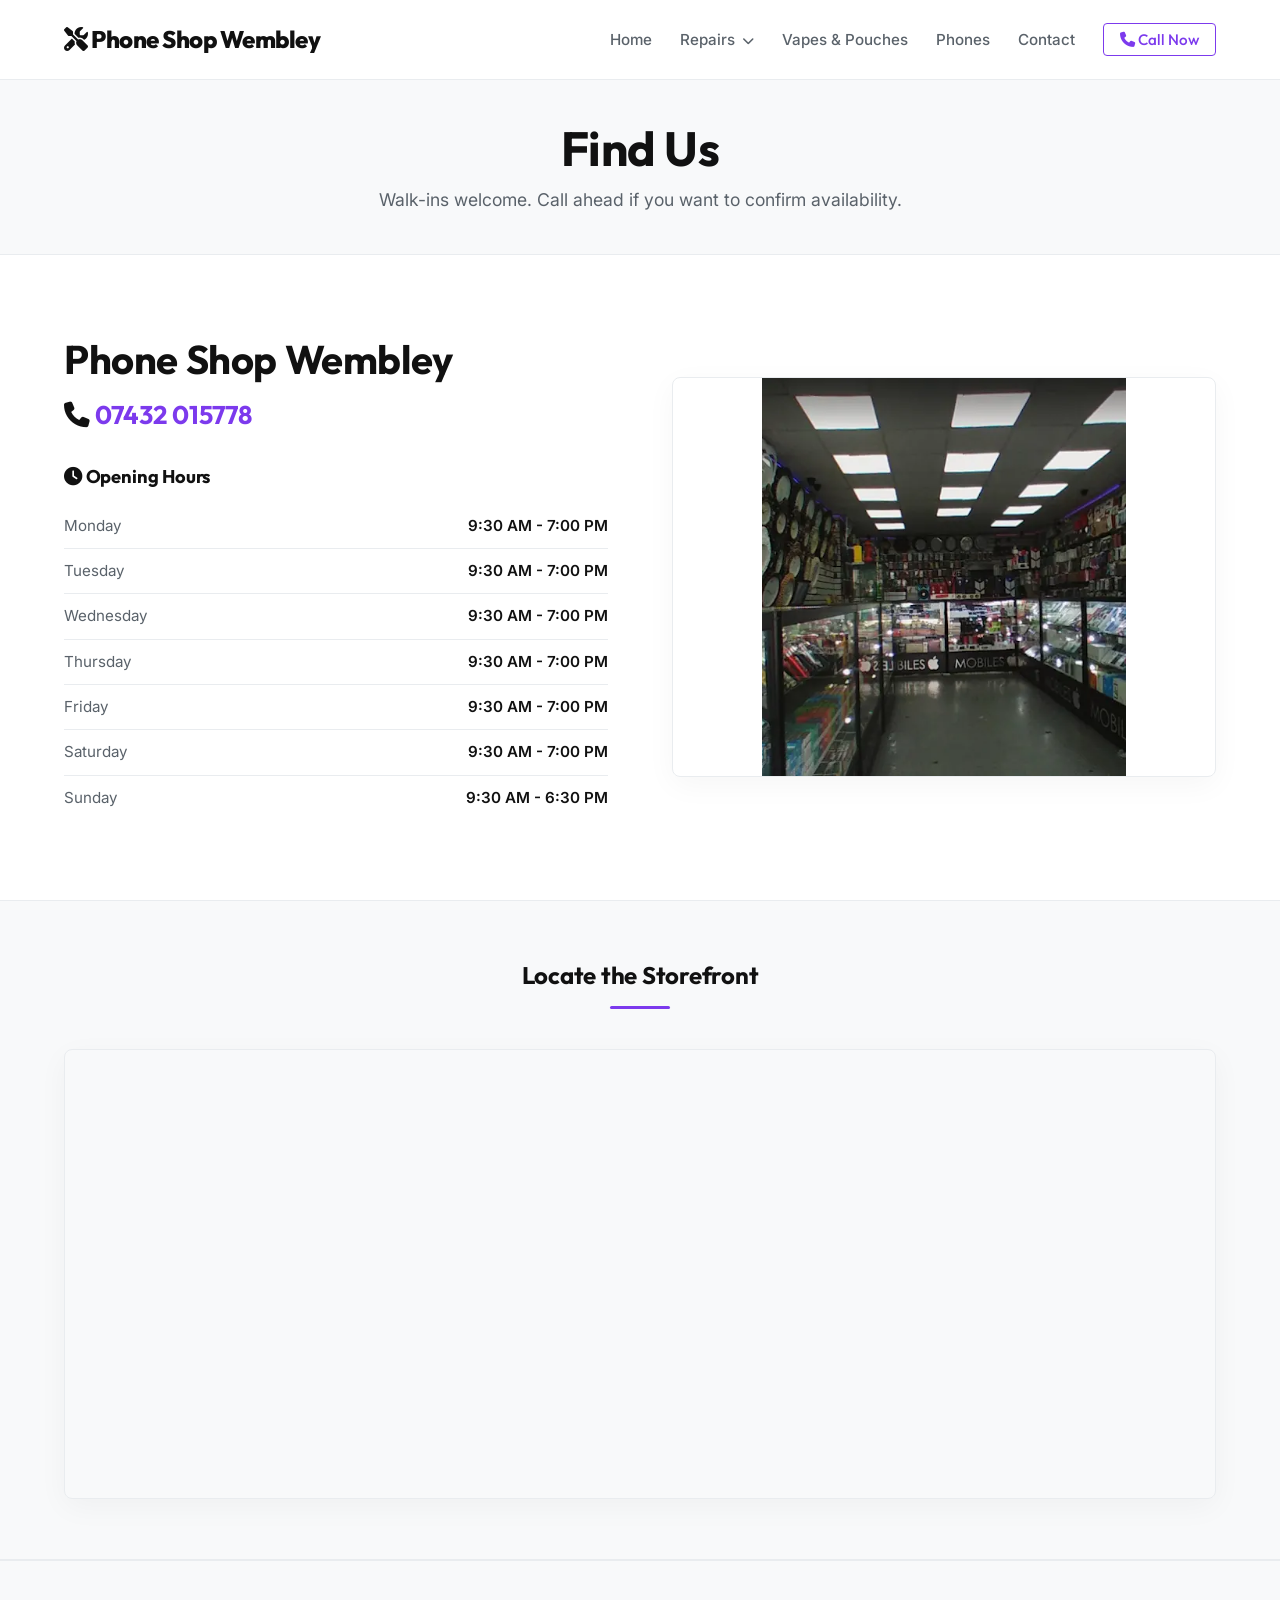
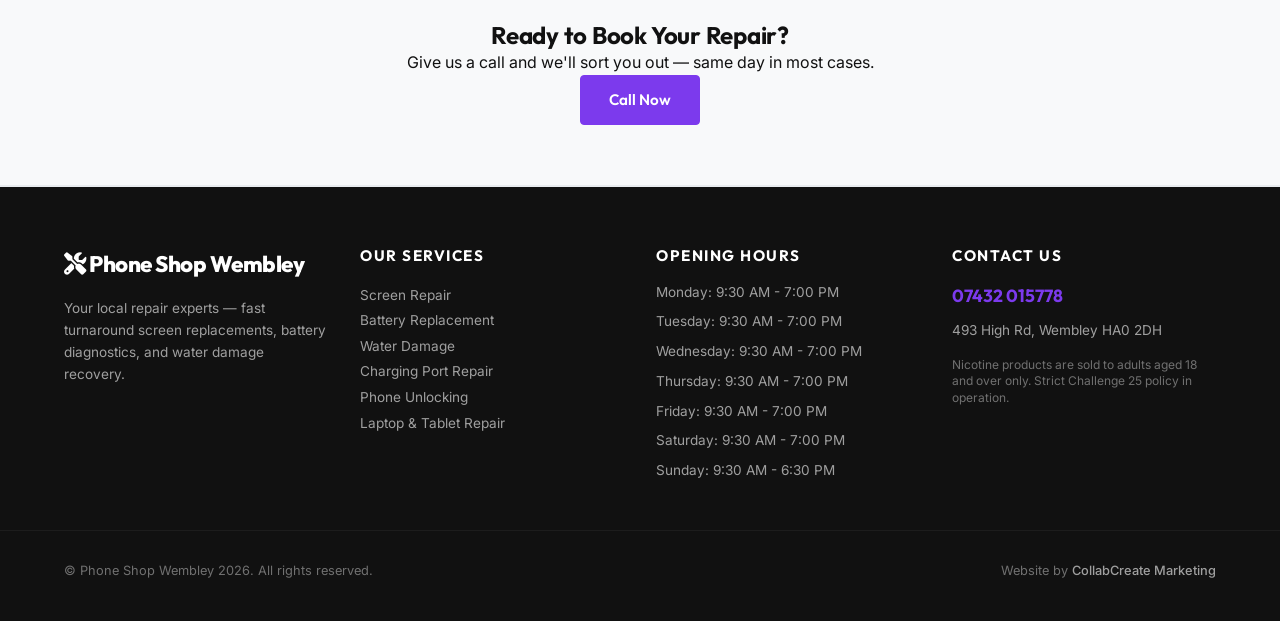
<file: contact.html>
<!DOCTYPE html>
<html lang="en">
<head>
    <meta charset="UTF-8">
    <meta name="viewport" content="width=device-width, initial-scale=1.0">
    <title>Contact Us | Phone Shop Wembley Wembley, London</title>
    <link rel="stylesheet" href="styles.css">
    <link href="https://fonts.googleapis.com/css2?family=Inter:wght@300;400;500;600;700&family=Outfit:wght@400;500;600;700;800&display=swap" rel="stylesheet">
    <link rel="stylesheet" href="https://cdnjs.cloudflare.com/ajax/libs/font-awesome/6.4.0/css/all.min.css">
    
    <!-- Open Graph Metadata -->
    <meta property="og:title" content="Contact Us | Phone Shop Wembley Wembley, London">
    <meta property="og:description" content="Fast, premium screen repairs, battery replacements, water damage recovery, vapes, pouches, and refurbished phones in Wembley, London.">
    <meta property="og:image" content="https://mowleed2000.github.io/Phoneshopwembely/storefront.webp">
    <meta property="og:url" content="https://mowleed2000.github.io/Phoneshopwembely/contact.html">
    <meta property="og:type" content="website">

    <!-- Microsoft Clarity Tracking Code -->
    <script type="text/javascript">
        (function(c,l,a,r,i,t,y){
            c[a]=c[a]||function(){(c[a].q=c[a].q||[]).push(arguments)};
            t=l.createElement(r);t.async=1;t.src="https://www.clarity.ms/tag/"+i;
            y=l.getElementsByTagName(r)[0];y.parentNode.insertBefore(t,y);
        })(window, document, "clarity", "script", "x1smlah9oa");
    </script>
</head>
<body>

    <nav class="navbar">
        <div class="container nav-container">
            <a href="index.html" class="logo"><i class="fa-solid fa-screwdriver-wrench"></i> Phone Shop Wembley</a>
            <ul class="nav-links" id="navLinks">
                <li><a href="index.html">Home</a></li>
                <li class="dropdown">
                    <a href="#" class="dropdown-trigger">Repairs <i class="fa-solid fa-chevron-down" style="font-size:0.75rem; margin-left:3px;"></i></a>
                    <ul class="dropdown-menu">
                        <li><a href="screen-repair.html">Screen Repair</a></li>
                        <li><a href="battery-replacement.html">Battery Replacement</a></li>
                        <li><a href="water-damage.html">Water Damage</a></li>
                        <li><a href="charging-port.html">Charging Port Repair</a></li>
                        <li><a href="phone-unlocking.html">Phone Unlocking</a></li>
                        <li><a href="laptop-tablet.html">Laptop &amp; Tablet Repair</a></li>
                    </ul>
                </li>
                <li><a href="vapes-pouches.html">Vapes &amp; Pouches</a></li>
                <li><a href="phones-in-store.html">Phones</a></li>
                <li><a href="contact.html">Contact</a></li>
                
                <li><a href="tel:07432015778" class="btn-nav-cta"><i class="fa-solid fa-phone"></i> Call Now</a></li>
            </ul>
            <div class="hamburger" id="hamburger"><i class="fa-solid fa-bars"></i></div>
        </div>
    </nav>

    <!-- Page Hero -->
    <section class="page-hero text-center reveal">
        <div class="container">
            <h1>Find Us</h1>
            <p>Walk-ins welcome. Call ahead if you want to confirm availability.</p>
        </div>
    </section>

    <!-- Info Column Section -->
    <section class="contact-details-section">
        <div class="container contact-grid-page">
            <div class="contact-left-info reveal">
                <h2>Phone Shop Wembley</h2>
                <p class="phone-large"><i class="fa-solid fa-phone"></i> <a href="tel:07432015778">07432 015778</a></p>
                
                <div class="hours-box">
                    <h3><i class="fa-solid fa-clock"></i> Opening Hours</h3>
                    <table class="contact-hours-table">
                        <tbody>
                            <tr><td>Monday</td><td>9:30 AM - 7:00 PM</td></tr><tr><td>Tuesday</td><td>9:30 AM - 7:00 PM</td></tr><tr><td>Wednesday</td><td>9:30 AM - 7:00 PM</td></tr><tr><td>Thursday</td><td>9:30 AM - 7:00 PM</td></tr><tr><td>Friday</td><td>9:30 AM - 7:00 PM</td></tr><tr><td>Saturday</td><td>9:30 AM - 7:00 PM</td></tr><tr><td>Sunday</td><td>9:30 AM - 6:30 PM</td></tr>
                        </tbody>
                    </table>
                </div>
            </div>
            
            <div class="contact-right-visual reveal">
                <div class="exterior-img-container">
                    <img src="storefront.webp" alt="Phone Shop Wembley Storefront Exterior" class="exterior-img-style">
                </div>
            </div>
        </div>
    </section>

    <!-- Google Map Section -->
    <section class="map-section reveal">
        <div class="container">
            <div class="section-header text-center">
                <h2>Locate the Storefront</h2>
                <div class="accent-divider"></div>
            </div>
            <div class="contact-map-wrapper">
                <iframe 
                    src="https://maps.google.com/maps?q=493%20High%20Rd,%20Wembley%20HA0%202DH&t=&z=16&ie=UTF8&iwloc=&output=embed" 
                    width="100%" 
                    height="450" 
                    style="border:0; border-radius: 8px;" 
                    allowfullscreen="" 
                    loading="lazy" 
                    referrerpolicy="no-referrer-when-downgrade">
                </iframe>
            </div>
        </div>
    </section>

    

    <!-- CTA Section -->
    <section class="contact-cta text-center reveal">
        <div class="container">
            <h2>Ready to Book Your Repair?</h2>
            <p>Give us a call and we'll sort you out — same day in most cases.</p>
            <a href="tel:07432015778" class="btn btn-primary">Call Now</a>
        </div>
    </section>

    <!-- Lightbox Modal -->
    <div id="lightboxModal" class="lightbox">
        <span class="lightbox-close" onclick="closeLightbox()">&times;</span>
        <img class="lightbox-content" id="lightboxImg">
        <div id="lightboxCaption" class="lightbox-caption"></div>
    </div>

    <footer class="footer">
        <div class="container footer-grid">
            <div class="footer-brand">
                <a href="index.html" class="footer-logo"><i class="fa-solid fa-screwdriver-wrench"></i> Phone Shop Wembley</a>
                <p style="margin-top: 15px; font-size: 0.85rem; line-height: 1.6; color: rgba(255, 255, 255, 0.6);">Your local repair experts — fast turnaround screen replacements, battery diagnostics, and water damage recovery.</p>
                
            </div>
            <div class="footer-links">
                <h4>Our Services</h4>
                <p><a href="screen-repair.html">Screen Repair</a></p>
                <p><a href="battery-replacement.html">Battery Replacement</a></p>
                <p><a href="water-damage.html">Water Damage</a></p>
                <p><a href="charging-port.html">Charging Port Repair</a></p>
                <p><a href="phone-unlocking.html">Phone Unlocking</a></p>
                <p><a href="laptop-tablet.html">Laptop &amp; Tablet Repair</a></p>
            </div>
            <div class="footer-hours">
                <h4>Opening Hours</h4>
                <ul>
                    <li>Monday: 9:30 AM - 7:00 PM</li><li>Tuesday: 9:30 AM - 7:00 PM</li><li>Wednesday: 9:30 AM - 7:00 PM</li><li>Thursday: 9:30 AM - 7:00 PM</li><li>Friday: 9:30 AM - 7:00 PM</li><li>Saturday: 9:30 AM - 7:00 PM</li><li>Sunday: 9:30 AM - 6:30 PM</li>
                </ul>
            </div>
            <div class="footer-contact">
                <h4>Contact Us</h4>
                <p class="phone-num"><a href="tel:07432015778">07432 015778</a></p>
                <p style="margin-top: 10px; font-size: 0.85rem; color: rgba(255, 255, 255, 0.6);">493 High Rd, Wembley HA0 2DH</p>
                <p style="margin-top: 15px; font-size: 0.75rem; color: rgba(255, 255, 255, 0.4); line-height: 1.4;">
                    Nicotine products are sold to adults aged 18 and over only. Strict Challenge 25 policy in operation.
                </p>
            </div>
        </div>
        <div class="footer-bottom">
            <div class="container" style="display: flex; justify-content: space-between; flex-wrap: wrap; gap: 10px; width: 100%;">
                <p>&copy; Phone Shop Wembley 2026. All rights reserved.</p>
                <p class="agency-credit">Website by <a href="https://collabcreate.co.uk" target="_blank">CollabCreate Marketing</a></p>
            </div>
        </div>
    </footer>
    <script src="script.js"></script>
</body>
</html>
</file>
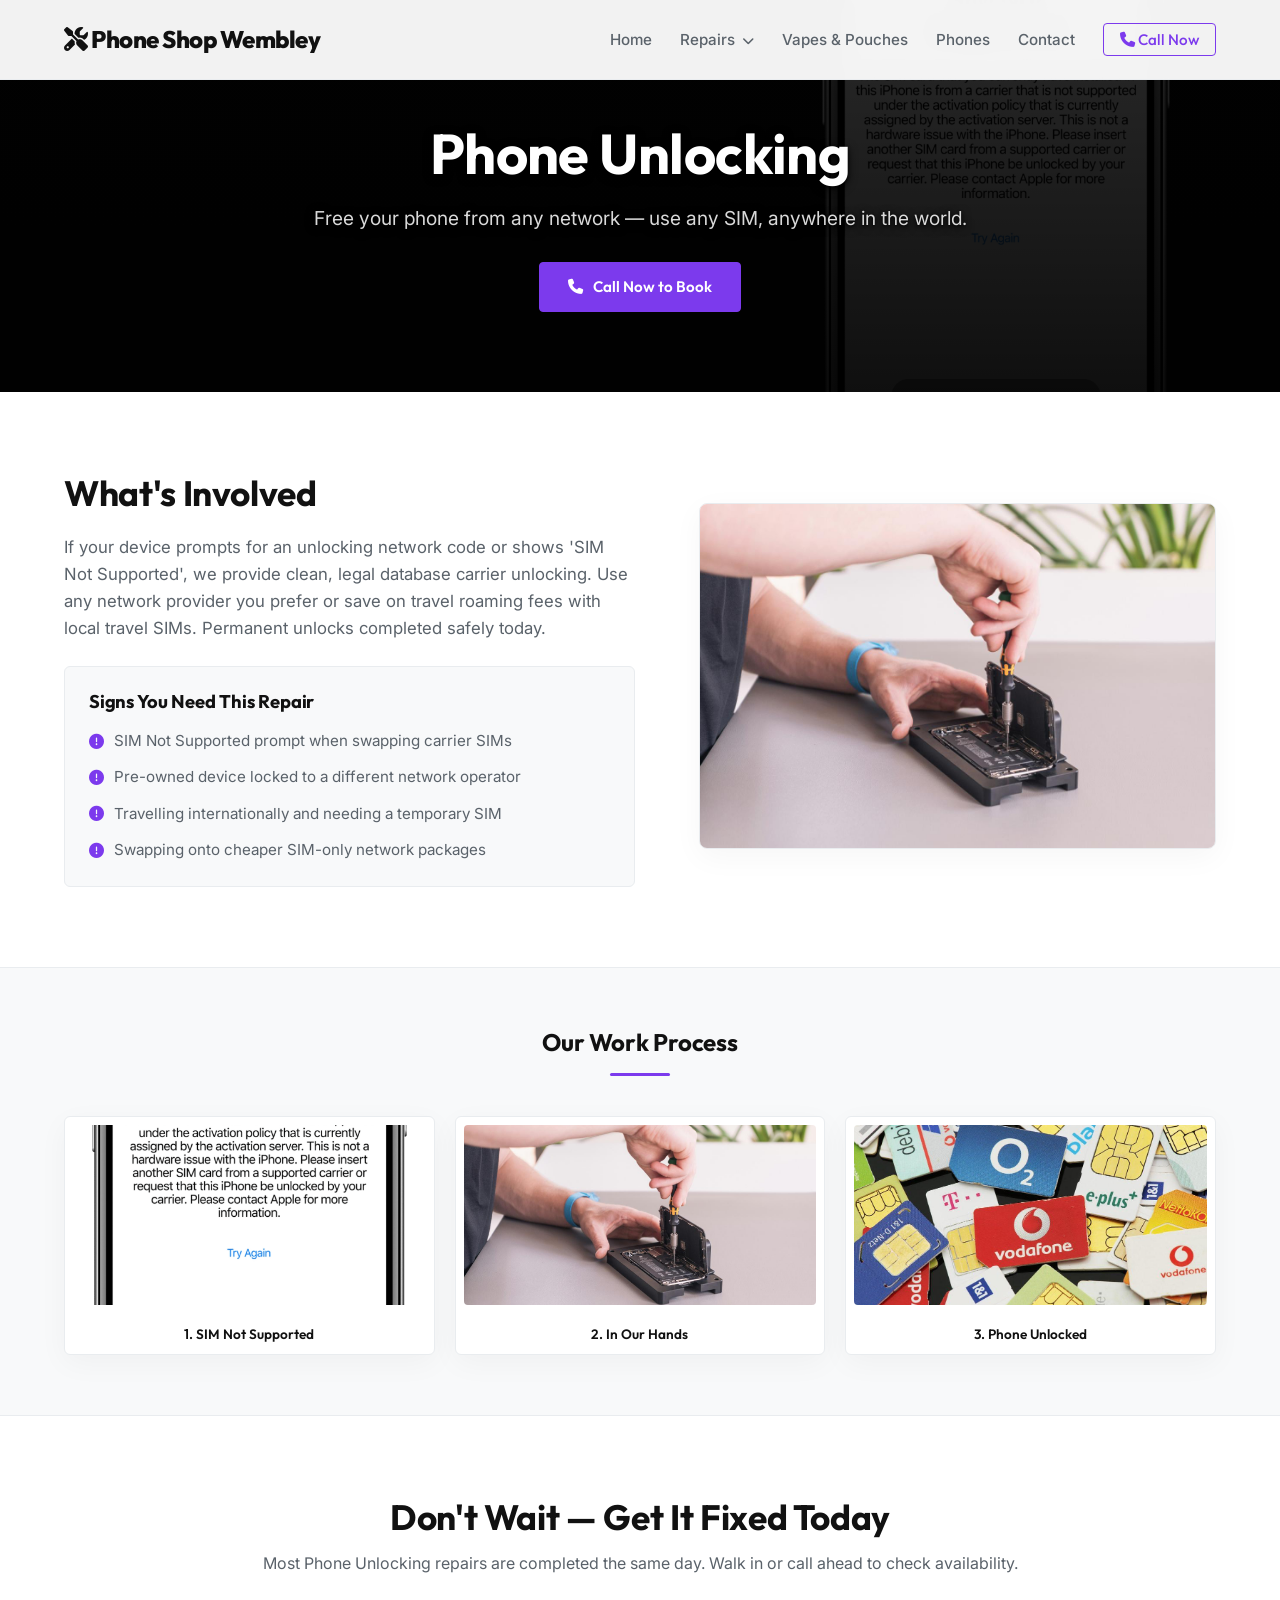
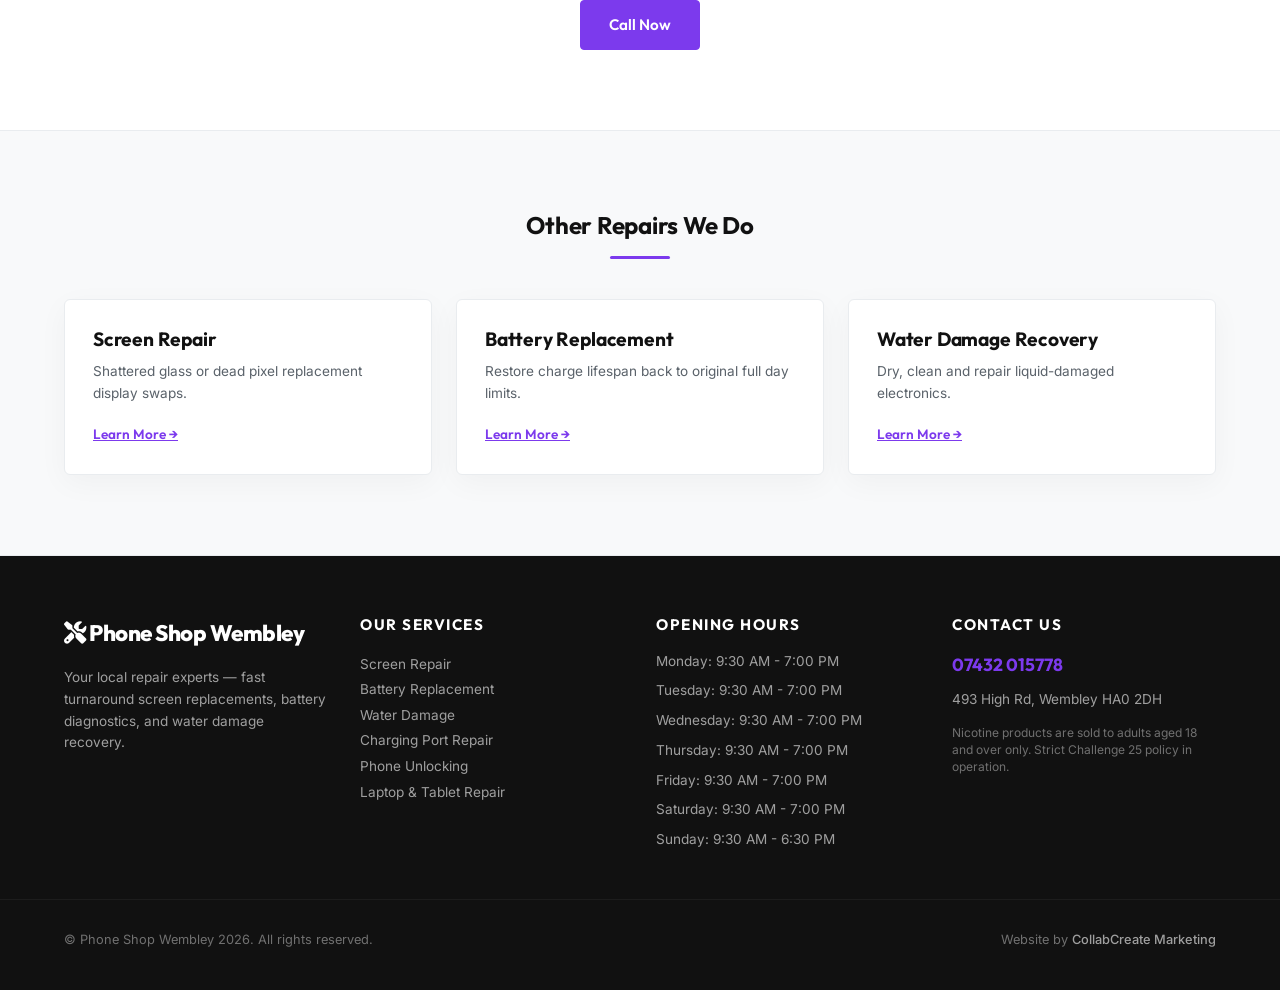
<file: phone-unlocking.html>
<!DOCTYPE html>
<html lang="en">
<head>
    <meta charset="UTF-8">
    <meta name="viewport" content="width=device-width, initial-scale=1.0">
    <title>Phone Unlocking Repairs | Phone Shop Wembley Wembley, London</title>
    <link rel="stylesheet" href="styles.css">
    <link href="https://fonts.googleapis.com/css2?family=Inter:wght@300;400;500;600;700&family=Outfit:wght@400;500;600;700;800&display=swap" rel="stylesheet">
    <link rel="stylesheet" href="https://cdnjs.cloudflare.com/ajax/libs/font-awesome/6.4.0/css/all.min.css">
    
    <!-- Open Graph Metadata -->
    <meta property="og:title" content="Phone Unlocking Repairs | Phone Shop Wembley Wembley, London">
    <meta property="og:description" content="Fast, premium screen repairs, battery replacements, water damage recovery, vapes, pouches, and refurbished phones in Wembley, London.">
    <meta property="og:image" content="https://mowleed2000.github.io/Phoneshopwembely/storefront.webp">
    <meta property="og:url" content="https://mowleed2000.github.io/Phoneshopwembely/phone-unlocking.html">
    <meta property="og:type" content="website">

    <!-- Microsoft Clarity Tracking Code -->
    <script type="text/javascript">
        (function(c,l,a,r,i,t,y){
            c[a]=c[a]||function(){(c[a].q=c[a].q||[]).push(arguments)};
            t=l.createElement(r);t.async=1;t.src="https://www.clarity.ms/tag/"+i;
            y=l.getElementsByTagName(r)[0];y.parentNode.insertBefore(t,y);
        })(window, document, "clarity", "script", "x1smlah9oa");
    </script>
</head>
<body>

    <nav class="navbar">
        <div class="container nav-container">
            <a href="index.html" class="logo"><i class="fa-solid fa-screwdriver-wrench"></i> Phone Shop Wembley</a>
            <ul class="nav-links" id="navLinks">
                <li><a href="index.html">Home</a></li>
                <li class="dropdown">
                    <a href="#" class="dropdown-trigger">Repairs <i class="fa-solid fa-chevron-down" style="font-size:0.75rem; margin-left:3px;"></i></a>
                    <ul class="dropdown-menu">
                        <li><a href="screen-repair.html">Screen Repair</a></li>
                        <li><a href="battery-replacement.html">Battery Replacement</a></li>
                        <li><a href="water-damage.html">Water Damage</a></li>
                        <li><a href="charging-port.html">Charging Port Repair</a></li>
                        <li><a href="phone-unlocking.html">Phone Unlocking</a></li>
                        <li><a href="laptop-tablet.html">Laptop &amp; Tablet Repair</a></li>
                    </ul>
                </li>
                <li><a href="vapes-pouches.html">Vapes &amp; Pouches</a></li>
                <li><a href="phones-in-store.html">Phones</a></li>
                <li><a href="contact.html">Contact</a></li>
                
                <li><a href="tel:07432015778" class="btn-nav-cta"><i class="fa-solid fa-phone"></i> Call Now</a></li>
            </ul>
            <div class="hamburger" id="hamburger"><i class="fa-solid fa-bars"></i></div>
        </div>
    </nav>

            <section class="service-hero phone-unlock-hero" style="background-image: linear-gradient(rgba(0, 0, 0, 0.84), rgba(0, 0, 0, 0.94)), url('Phone sim not supported image 1 unlock.png'); background-position: center 20%;">
                <div class="container text-center reveal">
                    <h1>Phone Unlocking</h1>
                    <p>Free your phone from any network — use any SIM, anywhere in the world.</p>
                    <a href="tel:07432015778" class="btn btn-primary"><i class="fa-solid fa-phone"></i> Call Now to Book</a>
                </div>
            </section>

            <section class="service-details">
                <div class="container details-grid">
                    <div class="details-text reveal">
                        <h2>What's Involved</h2>
                        <p>If your device prompts for an unlocking network code or shows 'SIM Not Supported', we provide clean, legal database carrier unlocking. Use any network provider you prefer or save on travel roaming fees with local travel SIMs. Permanent unlocks completed safely today.</p>
                        
                        <div class="symptoms-box">
                            <h3>Signs You Need This Repair</h3>
                            <ul class="symptoms-list">
                                <li><i class='fa-solid fa-circle-exclamation'></i> SIM Not Supported prompt when swapping carrier SIMs</li><li><i class='fa-solid fa-circle-exclamation'></i> Pre-owned device locked to a different network operator</li><li><i class='fa-solid fa-circle-exclamation'></i> Travelling internationally and needing a temporary SIM</li><li><i class='fa-solid fa-circle-exclamation'></i> Swapping onto cheaper SIM-only network packages</li>
                            </ul>
                        </div>
                    </div>
                    <div class="details-image reveal">
                        <img src="Phone being unblocked.jpg" alt="Technician working on device" class="in-process-img">
                    </div>
                </div>
            </section>

            <section class="service-gallery">
                <div class="container">
                    <div class="section-header text-center reveal">
                        <h2>Our Work Process</h2>
                        <div class="accent-divider"></div>
                    </div>
                    <div class="gallery-row reveal">
                        <div class="gallery-item-wrapper" onclick="openLightbox('Phone sim not supported image 1 unlock.png', 'SIM Not Supported')">
                            <img src="Phone sim not supported image 1 unlock.png" alt="Before repair">
                            <span>1. SIM Not Supported</span>
                        </div>
                        <div class="gallery-item-wrapper" onclick="openLightbox('Phone being unblocked.jpg', 'In Our Hands')">
                            <img src="Phone being unblocked.jpg" alt="During repair">
                            <span>2. In Our Hands</span>
                        </div>
                        <div class="gallery-item-wrapper" onclick="openLightbox('Use the provider you want image 3.jpg', 'Phone Unlocked')">
                            <img src="Use the provider you want image 3.jpg" alt="After repair">
                            <span>3. Phone Unlocked</span>
                        </div>
                    </div>
                </div>
            </section>

            <section class="service-cta text-center reveal">
                <div class="container">
                    <h2>Don't Wait — Get It Fixed Today</h2>
                    <p>Most Phone Unlocking repairs are completed the same day. Walk in or call ahead to check availability.</p>
                    <a href="tel:07432015778" class="btn btn-primary">Call Now</a>
                </div>
            </section>

            <section class="related-services">
                <div class="container">
                    <div class="section-header text-center reveal">
                        <h2>Other Repairs We Do</h2>
                        <div class="accent-divider"></div>
                    </div>
                    <div class="related-grid reveal">
                        
                <div class="related-card">
                    <h3>Screen Repair</h3>
                    <p>Shattered glass or dead pixel replacement display swaps.</p>
                    <a href="screen-repair.html" class="learn-more">Learn More &rarr;</a>
                </div>
        
                <div class="related-card">
                    <h3>Battery Replacement</h3>
                    <p>Restore charge lifespan back to original full day limits.</p>
                    <a href="battery-replacement.html" class="learn-more">Learn More &rarr;</a>
                </div>
        
                <div class="related-card">
                    <h3>Water Damage Recovery</h3>
                    <p>Dry, clean and repair liquid-damaged electronics.</p>
                    <a href="water-damage.html" class="learn-more">Learn More &rarr;</a>
                </div>
        
                    </div>
                </div>
            </section>
        
    <!-- Lightbox Modal -->
    <div id="lightboxModal" class="lightbox">
        <span class="lightbox-close" onclick="closeLightbox()">&times;</span>
        <img class="lightbox-content" id="lightboxImg">
        <div id="lightboxCaption" class="lightbox-caption"></div>
    </div>

    <footer class="footer">
        <div class="container footer-grid">
            <div class="footer-brand">
                <a href="index.html" class="footer-logo"><i class="fa-solid fa-screwdriver-wrench"></i> Phone Shop Wembley</a>
                <p style="margin-top: 15px; font-size: 0.85rem; line-height: 1.6; color: rgba(255, 255, 255, 0.6);">Your local repair experts — fast turnaround screen replacements, battery diagnostics, and water damage recovery.</p>
                
            </div>
            <div class="footer-links">
                <h4>Our Services</h4>
                <p><a href="screen-repair.html">Screen Repair</a></p>
                <p><a href="battery-replacement.html">Battery Replacement</a></p>
                <p><a href="water-damage.html">Water Damage</a></p>
                <p><a href="charging-port.html">Charging Port Repair</a></p>
                <p><a href="phone-unlocking.html">Phone Unlocking</a></p>
                <p><a href="laptop-tablet.html">Laptop &amp; Tablet Repair</a></p>
            </div>
            <div class="footer-hours">
                <h4>Opening Hours</h4>
                <ul>
                    <li>Monday: 9:30 AM - 7:00 PM</li><li>Tuesday: 9:30 AM - 7:00 PM</li><li>Wednesday: 9:30 AM - 7:00 PM</li><li>Thursday: 9:30 AM - 7:00 PM</li><li>Friday: 9:30 AM - 7:00 PM</li><li>Saturday: 9:30 AM - 7:00 PM</li><li>Sunday: 9:30 AM - 6:30 PM</li>
                </ul>
            </div>
            <div class="footer-contact">
                <h4>Contact Us</h4>
                <p class="phone-num"><a href="tel:07432015778">07432 015778</a></p>
                <p style="margin-top: 10px; font-size: 0.85rem; color: rgba(255, 255, 255, 0.6);">493 High Rd, Wembley HA0 2DH</p>
                <p style="margin-top: 15px; font-size: 0.75rem; color: rgba(255, 255, 255, 0.4); line-height: 1.4;">
                    Nicotine products are sold to adults aged 18 and over only. Strict Challenge 25 policy in operation.
                </p>
            </div>
        </div>
        <div class="footer-bottom">
            <div class="container" style="display: flex; justify-content: space-between; flex-wrap: wrap; gap: 10px; width: 100%;">
                <p>&copy; Phone Shop Wembley 2026. All rights reserved.</p>
                <p class="agency-credit">Website by <a href="https://collabcreate.co.uk" target="_blank">CollabCreate Marketing</a></p>
            </div>
        </div>
    </footer>
    <script src="script.js"></script>
</body>
</html>
</file>
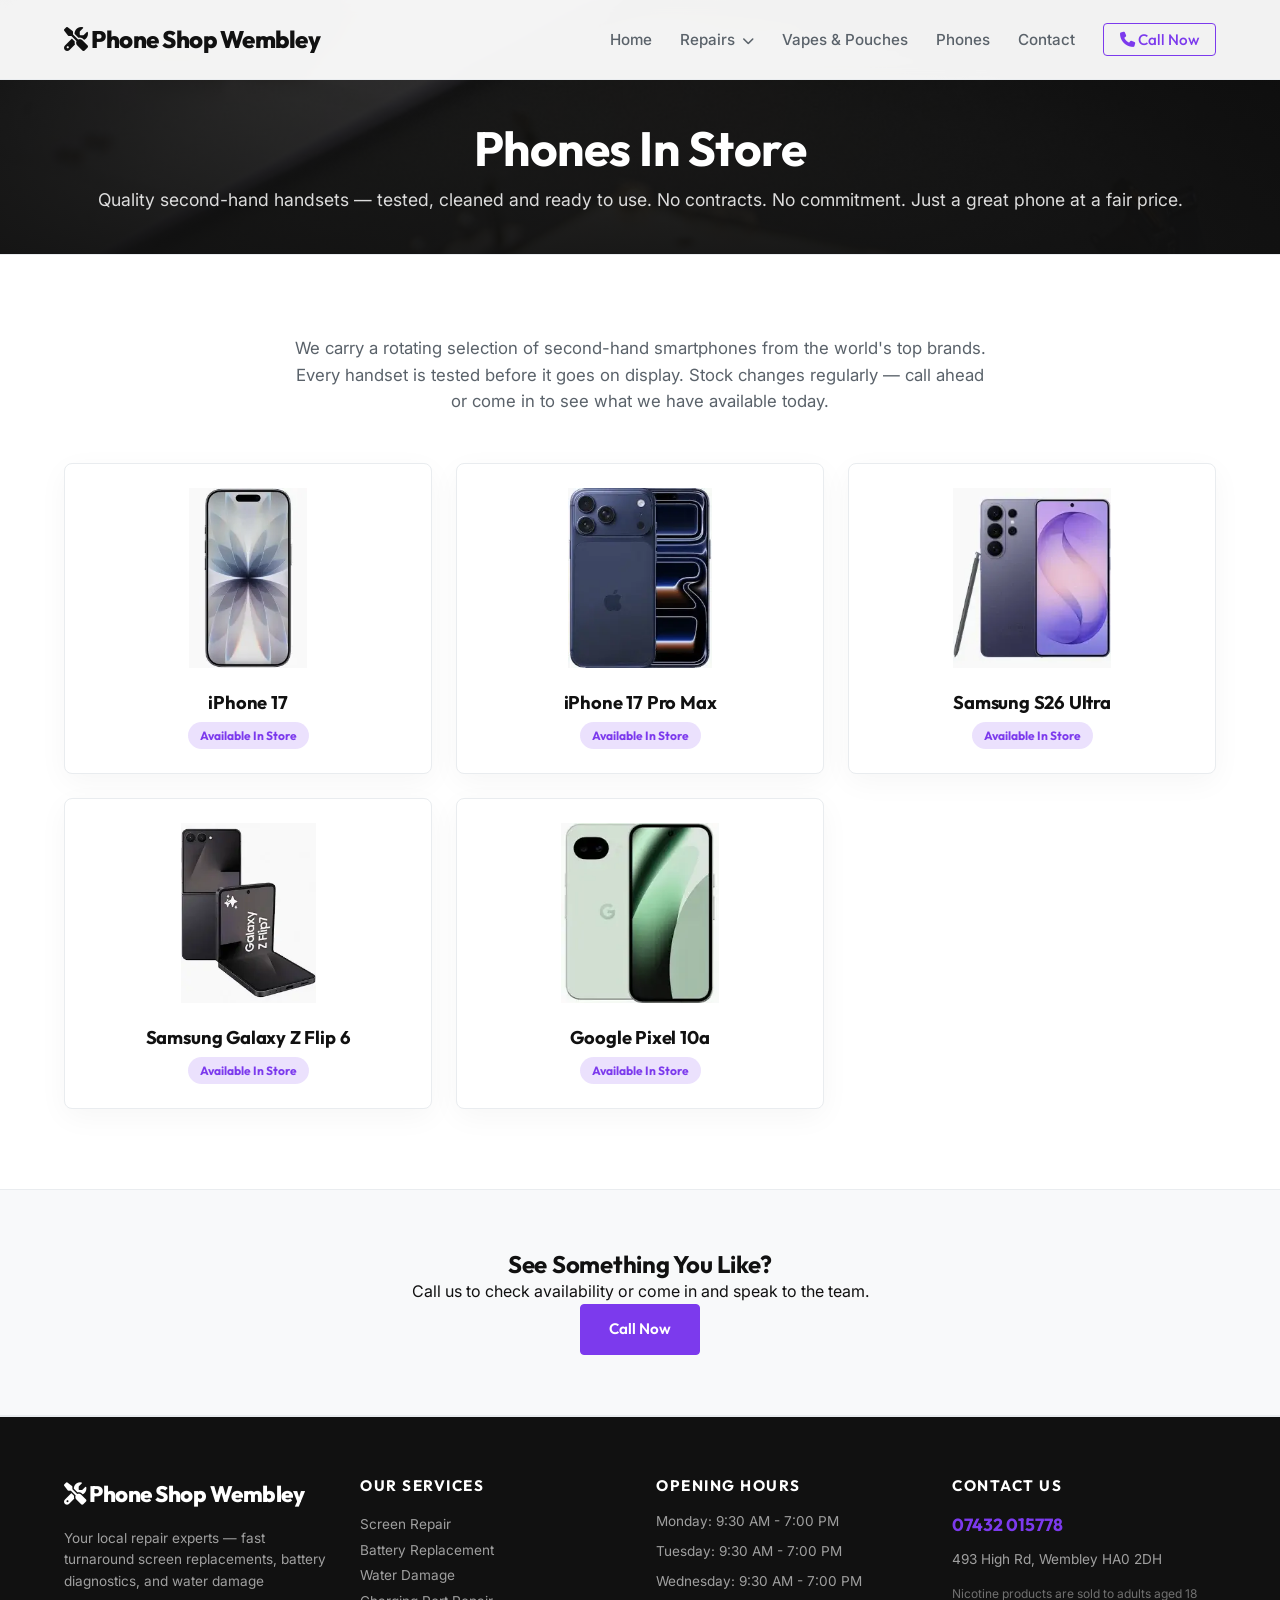
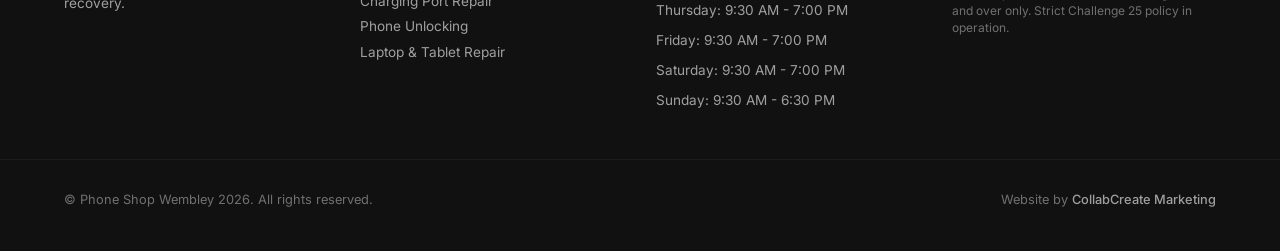
<file: phones-in-store.html>
<!DOCTYPE html>
<html lang="en">
<head>
    <meta charset="UTF-8">
    <meta name="viewport" content="width=device-width, initial-scale=1.0">
    <title>Refurbished Handsets | Phone Shop Wembley</title>
    <link rel="stylesheet" href="styles.css">
    <link href="https://fonts.googleapis.com/css2?family=Inter:wght@300;400;500;600;700&family=Outfit:wght@400;500;600;700;800&display=swap" rel="stylesheet">
    <link rel="stylesheet" href="https://cdnjs.cloudflare.com/ajax/libs/font-awesome/6.4.0/css/all.min.css">
    
    <!-- Open Graph Metadata -->
    <meta property="og:title" content="Refurbished Handsets | Phone Shop Wembley">
    <meta property="og:description" content="Fast, premium screen repairs, battery replacements, water damage recovery, vapes, pouches, and refurbished phones in Wembley, London.">
    <meta property="og:image" content="https://mowleed2000.github.io/Phoneshopwembely/storefront.webp">
    <meta property="og:url" content="https://mowleed2000.github.io/Phoneshopwembely/phones-in-store.html">
    <meta property="og:type" content="website">

    <!-- Microsoft Clarity Tracking Code -->
    <script type="text/javascript">
        (function(c,l,a,r,i,t,y){
            c[a]=c[a]||function(){(c[a].q=c[a].q||[]).push(arguments)};
            t=l.createElement(r);t.async=1;t.src="https://www.clarity.ms/tag/"+i;
            y=l.getElementsByTagName(r)[0];y.parentNode.insertBefore(t,y);
        })(window, document, "clarity", "script", "x1smlah9oa");
    </script>
</head>
<body>

    <nav class="navbar">
        <div class="container nav-container">
            <a href="index.html" class="logo"><i class="fa-solid fa-screwdriver-wrench"></i> Phone Shop Wembley</a>
            <ul class="nav-links" id="navLinks">
                <li><a href="index.html">Home</a></li>
                <li class="dropdown">
                    <a href="#" class="dropdown-trigger">Repairs <i class="fa-solid fa-chevron-down" style="font-size:0.75rem; margin-left:3px;"></i></a>
                    <ul class="dropdown-menu">
                        <li><a href="screen-repair.html">Screen Repair</a></li>
                        <li><a href="battery-replacement.html">Battery Replacement</a></li>
                        <li><a href="water-damage.html">Water Damage</a></li>
                        <li><a href="charging-port.html">Charging Port Repair</a></li>
                        <li><a href="phone-unlocking.html">Phone Unlocking</a></li>
                        <li><a href="laptop-tablet.html">Laptop &amp; Tablet Repair</a></li>
                    </ul>
                </li>
                <li><a href="vapes-pouches.html">Vapes &amp; Pouches</a></li>
                <li><a href="phones-in-store.html">Phones</a></li>
                <li><a href="contact.html">Contact</a></li>
                
                <li><a href="tel:07432015778" class="btn-nav-cta"><i class="fa-solid fa-phone"></i> Call Now</a></li>
            </ul>
            <div class="hamburger" id="hamburger"><i class="fa-solid fa-bars"></i></div>
        </div>
    </nav>

    <!-- Page Hero -->
    <section class="page-hero text-center reveal" style="background-image: linear-gradient(rgba(17, 17, 17, 0.75), rgba(17, 17, 17, 0.95)), url('technician.jpg'); background-size: cover; color: #ffffff;">
        <div class="container">
            <h1 style="color: #ffffff;">Phones In Store</h1>
            <p style="color: rgba(255,255,255,0.85);">Quality second-hand handsets — tested, cleaned and ready to use. No contracts. No commitment. Just a great phone at a fair price.</p>
        </div>
    </section>

    <!-- Phones Grid Section -->
    <section class="phones-section">
        <div class="container">
            <p class="intro-paragraph text-center reveal">We carry a rotating selection of second-hand smartphones from the world's top brands. Every handset is tested before it goes on display. Stock changes regularly — call ahead or come in to see what we have available today.</p>
            
            <div class="phones-grid reveal">
                <!-- Phone 1 -->
                <div class="phone-product-card">
                    <img src="Iphone 17.webp" alt="iPhone 17">
                    <h3>iPhone 17</h3>
                    <span class="avail-badge">Available In Store</span>
                </div>
                <!-- Phone 2 -->
                <div class="phone-product-card">
                    <img src="Iphone 17 pro max.webp" alt="iPhone 17 Pro Max">
                    <h3>iPhone 17 Pro Max</h3>
                    <span class="avail-badge">Available In Store</span>
                </div>
                <!-- Phone 3 -->
                <div class="phone-product-card">
                    <img src="Samsung s26 ultra.webp" alt="Samsung S26 Ultra">
                    <h3>Samsung S26 Ultra</h3>
                    <span class="avail-badge">Available In Store</span>
                </div>
                <!-- Phone 4 -->
                <div class="phone-product-card">
                    <img src="Samsung Flip 6.webp" alt="Samsung Galaxy Z Flip 6">
                    <h3>Samsung Galaxy Z Flip 6</h3>
                    <span class="avail-badge">Available In Store</span>
                </div>
                <!-- Phone 5 -->
                <div class="phone-product-card">
                    <img src="Google Pixel 10a.webp" alt="Google Pixel 10a">
                    <h3>Google Pixel 10a</h3>
                    <span class="avail-badge">Available In Store</span>
                </div>
            </div>
        </div>
    </section>

    <!-- CTA Section -->
    <section class="phones-cta text-center reveal">
        <div class="container">
            <h2>See Something You Like?</h2>
            <p>Call us to check availability or come in and speak to the team.</p>
            <a href="tel:07432015778" class="btn btn-primary">Call Now</a>
        </div>
    </section>

    <!-- Lightbox Modal -->
    <div id="lightboxModal" class="lightbox">
        <span class="lightbox-close" onclick="closeLightbox()">&times;</span>
        <img class="lightbox-content" id="lightboxImg">
        <div id="lightboxCaption" class="lightbox-caption"></div>
    </div>

    <footer class="footer">
        <div class="container footer-grid">
            <div class="footer-brand">
                <a href="index.html" class="footer-logo"><i class="fa-solid fa-screwdriver-wrench"></i> Phone Shop Wembley</a>
                <p style="margin-top: 15px; font-size: 0.85rem; line-height: 1.6; color: rgba(255, 255, 255, 0.6);">Your local repair experts — fast turnaround screen replacements, battery diagnostics, and water damage recovery.</p>
                
            </div>
            <div class="footer-links">
                <h4>Our Services</h4>
                <p><a href="screen-repair.html">Screen Repair</a></p>
                <p><a href="battery-replacement.html">Battery Replacement</a></p>
                <p><a href="water-damage.html">Water Damage</a></p>
                <p><a href="charging-port.html">Charging Port Repair</a></p>
                <p><a href="phone-unlocking.html">Phone Unlocking</a></p>
                <p><a href="laptop-tablet.html">Laptop &amp; Tablet Repair</a></p>
            </div>
            <div class="footer-hours">
                <h4>Opening Hours</h4>
                <ul>
                    <li>Monday: 9:30 AM - 7:00 PM</li><li>Tuesday: 9:30 AM - 7:00 PM</li><li>Wednesday: 9:30 AM - 7:00 PM</li><li>Thursday: 9:30 AM - 7:00 PM</li><li>Friday: 9:30 AM - 7:00 PM</li><li>Saturday: 9:30 AM - 7:00 PM</li><li>Sunday: 9:30 AM - 6:30 PM</li>
                </ul>
            </div>
            <div class="footer-contact">
                <h4>Contact Us</h4>
                <p class="phone-num"><a href="tel:07432015778">07432 015778</a></p>
                <p style="margin-top: 10px; font-size: 0.85rem; color: rgba(255, 255, 255, 0.6);">493 High Rd, Wembley HA0 2DH</p>
                <p style="margin-top: 15px; font-size: 0.75rem; color: rgba(255, 255, 255, 0.4); line-height: 1.4;">
                    Nicotine products are sold to adults aged 18 and over only. Strict Challenge 25 policy in operation.
                </p>
            </div>
        </div>
        <div class="footer-bottom">
            <div class="container" style="display: flex; justify-content: space-between; flex-wrap: wrap; gap: 10px; width: 100%;">
                <p>&copy; Phone Shop Wembley 2026. All rights reserved.</p>
                <p class="agency-credit">Website by <a href="https://collabcreate.co.uk" target="_blank">CollabCreate Marketing</a></p>
            </div>
        </div>
    </footer>
    <script src="script.js"></script>
</body>
</html>
</file>
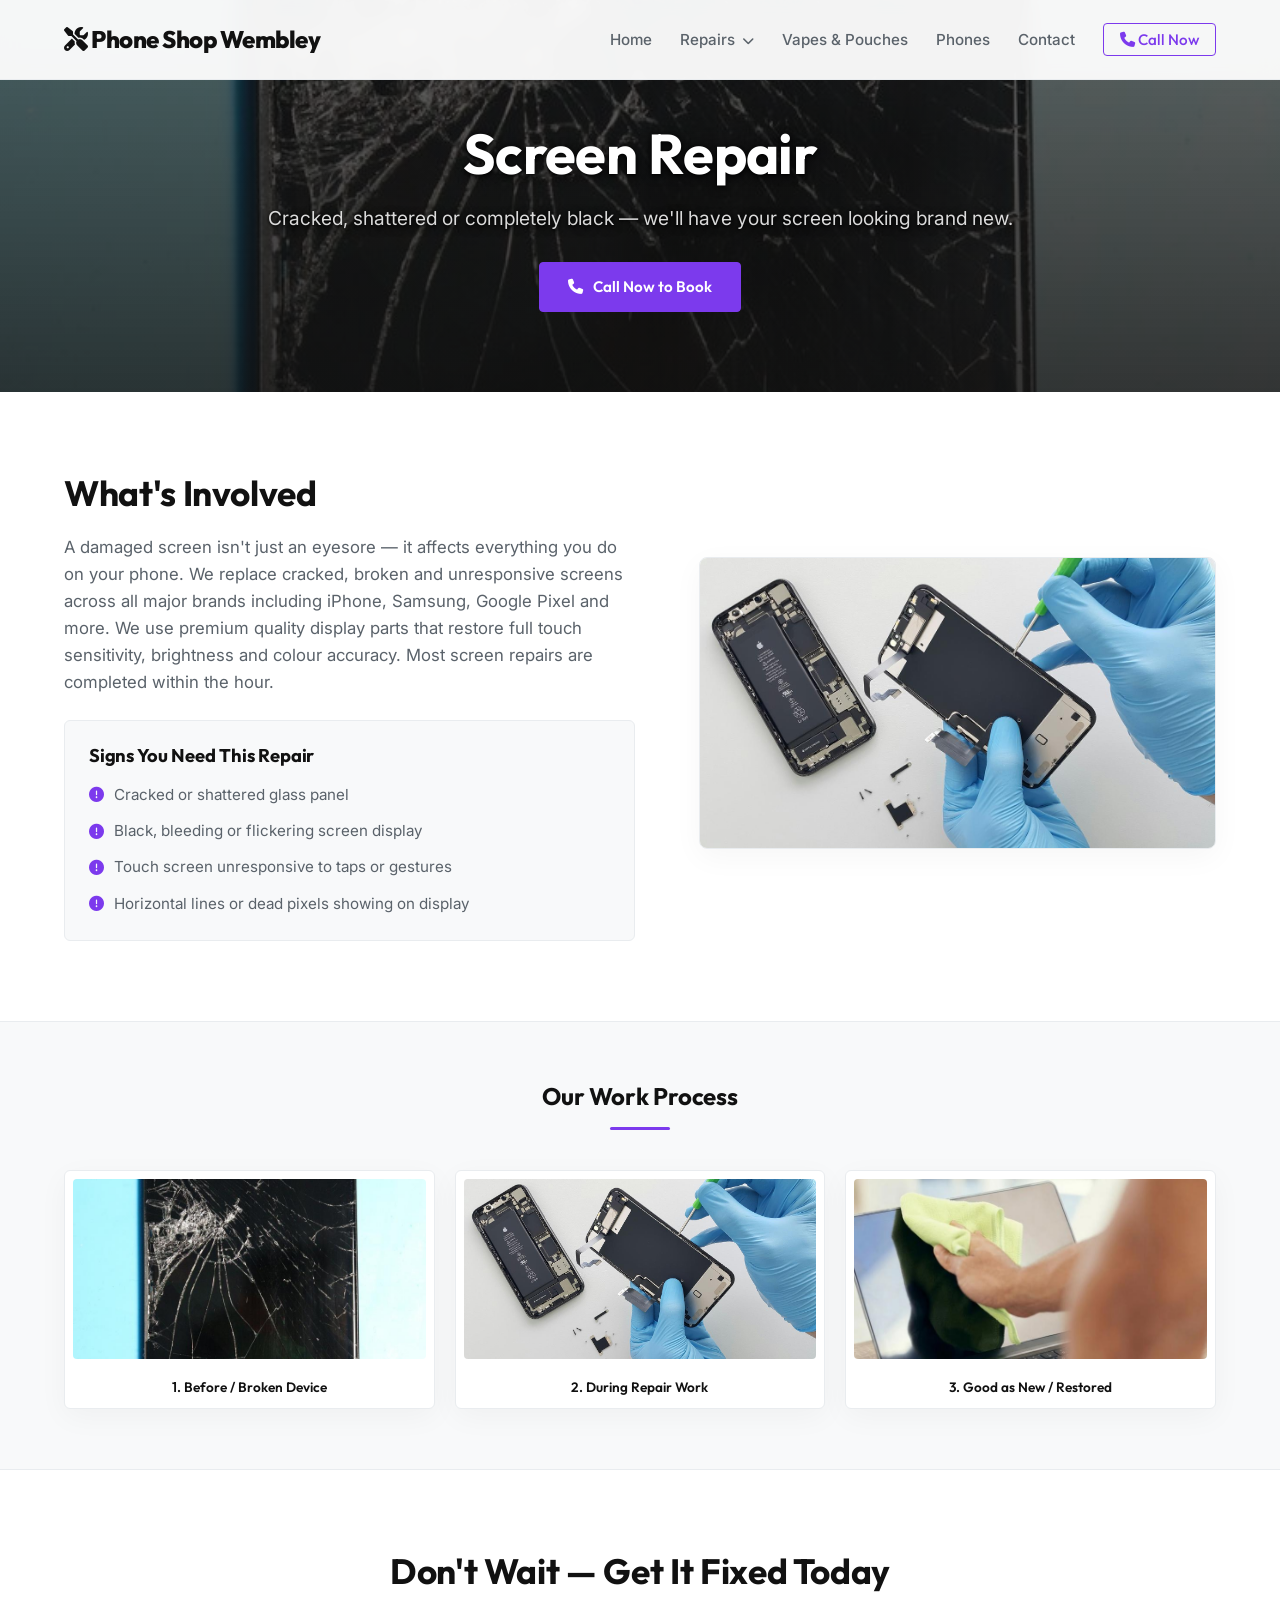
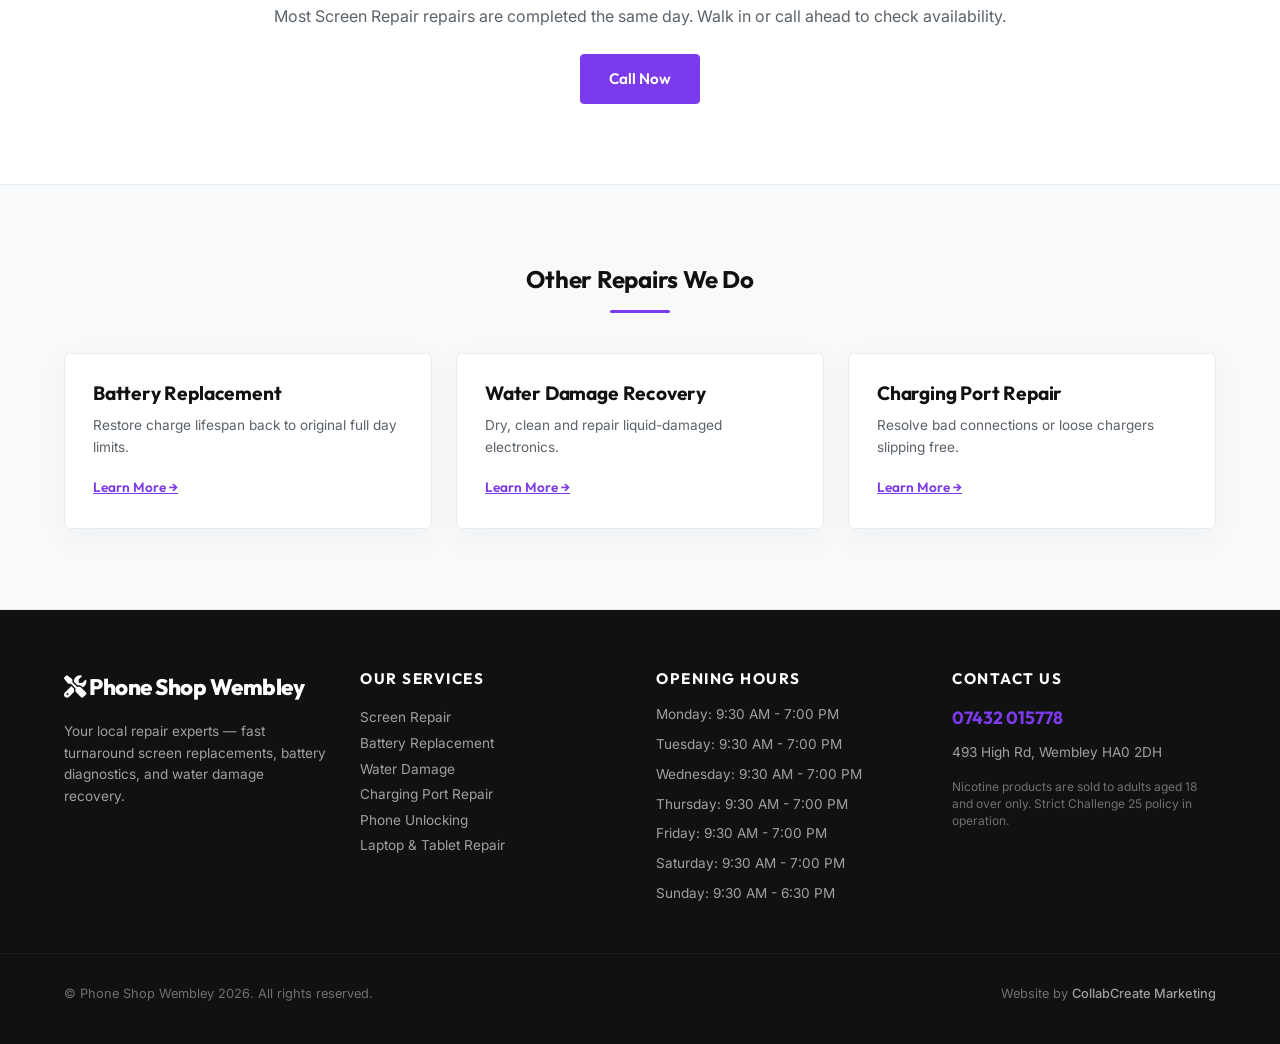
<file: screen-repair.html>
<!DOCTYPE html>
<html lang="en">
<head>
    <meta charset="UTF-8">
    <meta name="viewport" content="width=device-width, initial-scale=1.0">
    <title>Screen Repair Repairs | Phone Shop Wembley Wembley, London</title>
    <link rel="stylesheet" href="styles.css">
    <link href="https://fonts.googleapis.com/css2?family=Inter:wght@300;400;500;600;700&family=Outfit:wght@400;500;600;700;800&display=swap" rel="stylesheet">
    <link rel="stylesheet" href="https://cdnjs.cloudflare.com/ajax/libs/font-awesome/6.4.0/css/all.min.css">
    
    <!-- Open Graph Metadata -->
    <meta property="og:title" content="Screen Repair Repairs | Phone Shop Wembley Wembley, London">
    <meta property="og:description" content="Fast, premium screen repairs, battery replacements, water damage recovery, vapes, pouches, and refurbished phones in Wembley, London.">
    <meta property="og:image" content="https://mowleed2000.github.io/Phoneshopwembely/storefront.webp">
    <meta property="og:url" content="https://mowleed2000.github.io/Phoneshopwembely/screen-repair.html">
    <meta property="og:type" content="website">

    <!-- Microsoft Clarity Tracking Code -->
    <script type="text/javascript">
        (function(c,l,a,r,i,t,y){
            c[a]=c[a]||function(){(c[a].q=c[a].q||[]).push(arguments)};
            t=l.createElement(r);t.async=1;t.src="https://www.clarity.ms/tag/"+i;
            y=l.getElementsByTagName(r)[0];y.parentNode.insertBefore(t,y);
        })(window, document, "clarity", "script", "x1smlah9oa");
    </script>
</head>
<body>

    <nav class="navbar">
        <div class="container nav-container">
            <a href="index.html" class="logo"><i class="fa-solid fa-screwdriver-wrench"></i> Phone Shop Wembley</a>
            <ul class="nav-links" id="navLinks">
                <li><a href="index.html">Home</a></li>
                <li class="dropdown">
                    <a href="#" class="dropdown-trigger">Repairs <i class="fa-solid fa-chevron-down" style="font-size:0.75rem; margin-left:3px;"></i></a>
                    <ul class="dropdown-menu">
                        <li><a href="screen-repair.html">Screen Repair</a></li>
                        <li><a href="battery-replacement.html">Battery Replacement</a></li>
                        <li><a href="water-damage.html">Water Damage</a></li>
                        <li><a href="charging-port.html">Charging Port Repair</a></li>
                        <li><a href="phone-unlocking.html">Phone Unlocking</a></li>
                        <li><a href="laptop-tablet.html">Laptop &amp; Tablet Repair</a></li>
                    </ul>
                </li>
                <li><a href="vapes-pouches.html">Vapes &amp; Pouches</a></li>
                <li><a href="phones-in-store.html">Phones</a></li>
                <li><a href="contact.html">Contact</a></li>
                
                <li><a href="tel:07432015778" class="btn-nav-cta"><i class="fa-solid fa-phone"></i> Call Now</a></li>
            </ul>
            <div class="hamburger" id="hamburger"><i class="fa-solid fa-bars"></i></div>
        </div>
    </nav>

            <section class="service-hero" style="background-image: linear-gradient(rgba(17, 17, 17, 0.65), rgba(17, 17, 17, 0.85)), url('Screen broken screen repair page image 1.jpg');">
                <div class="container text-center reveal">
                    <h1>Screen Repair</h1>
                    <p>Cracked, shattered or completely black — we'll have your screen looking brand new.</p>
                    <a href="tel:07432015778" class="btn btn-primary"><i class="fa-solid fa-phone"></i> Call Now to Book</a>
                </div>
            </section>

            <section class="service-details">
                <div class="container details-grid">
                    <div class="details-text reveal">
                        <h2>What's Involved</h2>
                        <p>A damaged screen isn't just an eyesore — it affects everything you do on your phone. We replace cracked, broken and unresponsive screens across all major brands including iPhone, Samsung, Google Pixel and more. We use premium quality display parts that restore full touch sensitivity, brightness and colour accuracy. Most screen repairs are completed within the hour.</p>
                        
                        <div class="symptoms-box">
                            <h3>Signs You Need This Repair</h3>
                            <ul class="symptoms-list">
                                <li><i class='fa-solid fa-circle-exclamation'></i> Cracked or shattered glass panel</li><li><i class='fa-solid fa-circle-exclamation'></i> Black, bleeding or flickering screen display</li><li><i class='fa-solid fa-circle-exclamation'></i> Touch screen unresponsive to taps or gestures</li><li><i class='fa-solid fa-circle-exclamation'></i> Horizontal lines or dead pixels showing on display</li>
                            </ul>
                        </div>
                    </div>
                    <div class="details-image reveal">
                        <img src="Screen being repaired image 2.jpg" alt="Technician working on device" class="in-process-img">
                    </div>
                </div>
            </section>

            <section class="service-gallery">
                <div class="container">
                    <div class="section-header text-center reveal">
                        <h2>Our Work Process</h2>
                        <div class="accent-divider"></div>
                    </div>
                    <div class="gallery-row reveal">
                        <div class="gallery-item-wrapper" onclick="openLightbox('Screen broken screen repair page image 1.jpg', 'Before / Broken Device')">
                            <img src="Screen broken screen repair page image 1.jpg" alt="Before repair">
                            <span>1. Before / Broken Device</span>
                        </div>
                        <div class="gallery-item-wrapper" onclick="openLightbox('Screen being repaired image 2.jpg', 'During Repair Work')">
                            <img src="Screen being repaired image 2.jpg" alt="During repair">
                            <span>2. During Repair Work</span>
                        </div>
                        <div class="gallery-item-wrapper" onclick="openLightbox('Screen fixed image 3.jpg', 'Good as New / Restored')">
                            <img src="Screen fixed image 3.jpg" alt="After repair">
                            <span>3. Good as New / Restored</span>
                        </div>
                    </div>
                </div>
            </section>

            <section class="service-cta text-center reveal">
                <div class="container">
                    <h2>Don't Wait — Get It Fixed Today</h2>
                    <p>Most Screen Repair repairs are completed the same day. Walk in or call ahead to check availability.</p>
                    <a href="tel:07432015778" class="btn btn-primary">Call Now</a>
                </div>
            </section>

            <section class="related-services">
                <div class="container">
                    <div class="section-header text-center reveal">
                        <h2>Other Repairs We Do</h2>
                        <div class="accent-divider"></div>
                    </div>
                    <div class="related-grid reveal">
                        
                <div class="related-card">
                    <h3>Battery Replacement</h3>
                    <p>Restore charge lifespan back to original full day limits.</p>
                    <a href="battery-replacement.html" class="learn-more">Learn More &rarr;</a>
                </div>
        
                <div class="related-card">
                    <h3>Water Damage Recovery</h3>
                    <p>Dry, clean and repair liquid-damaged electronics.</p>
                    <a href="water-damage.html" class="learn-more">Learn More &rarr;</a>
                </div>
        
                <div class="related-card">
                    <h3>Charging Port Repair</h3>
                    <p>Resolve bad connections or loose chargers slipping free.</p>
                    <a href="charging-port.html" class="learn-more">Learn More &rarr;</a>
                </div>
        
                    </div>
                </div>
            </section>
        
    <!-- Lightbox Modal -->
    <div id="lightboxModal" class="lightbox">
        <span class="lightbox-close" onclick="closeLightbox()">&times;</span>
        <img class="lightbox-content" id="lightboxImg">
        <div id="lightboxCaption" class="lightbox-caption"></div>
    </div>

    <footer class="footer">
        <div class="container footer-grid">
            <div class="footer-brand">
                <a href="index.html" class="footer-logo"><i class="fa-solid fa-screwdriver-wrench"></i> Phone Shop Wembley</a>
                <p style="margin-top: 15px; font-size: 0.85rem; line-height: 1.6; color: rgba(255, 255, 255, 0.6);">Your local repair experts — fast turnaround screen replacements, battery diagnostics, and water damage recovery.</p>
                
            </div>
            <div class="footer-links">
                <h4>Our Services</h4>
                <p><a href="screen-repair.html">Screen Repair</a></p>
                <p><a href="battery-replacement.html">Battery Replacement</a></p>
                <p><a href="water-damage.html">Water Damage</a></p>
                <p><a href="charging-port.html">Charging Port Repair</a></p>
                <p><a href="phone-unlocking.html">Phone Unlocking</a></p>
                <p><a href="laptop-tablet.html">Laptop &amp; Tablet Repair</a></p>
            </div>
            <div class="footer-hours">
                <h4>Opening Hours</h4>
                <ul>
                    <li>Monday: 9:30 AM - 7:00 PM</li><li>Tuesday: 9:30 AM - 7:00 PM</li><li>Wednesday: 9:30 AM - 7:00 PM</li><li>Thursday: 9:30 AM - 7:00 PM</li><li>Friday: 9:30 AM - 7:00 PM</li><li>Saturday: 9:30 AM - 7:00 PM</li><li>Sunday: 9:30 AM - 6:30 PM</li>
                </ul>
            </div>
            <div class="footer-contact">
                <h4>Contact Us</h4>
                <p class="phone-num"><a href="tel:07432015778">07432 015778</a></p>
                <p style="margin-top: 10px; font-size: 0.85rem; color: rgba(255, 255, 255, 0.6);">493 High Rd, Wembley HA0 2DH</p>
                <p style="margin-top: 15px; font-size: 0.75rem; color: rgba(255, 255, 255, 0.4); line-height: 1.4;">
                    Nicotine products are sold to adults aged 18 and over only. Strict Challenge 25 policy in operation.
                </p>
            </div>
        </div>
        <div class="footer-bottom">
            <div class="container" style="display: flex; justify-content: space-between; flex-wrap: wrap; gap: 10px; width: 100%;">
                <p>&copy; Phone Shop Wembley 2026. All rights reserved.</p>
                <p class="agency-credit">Website by <a href="https://collabcreate.co.uk" target="_blank">CollabCreate Marketing</a></p>
            </div>
        </div>
    </footer>
    <script src="script.js"></script>
</body>
</html>
</file>
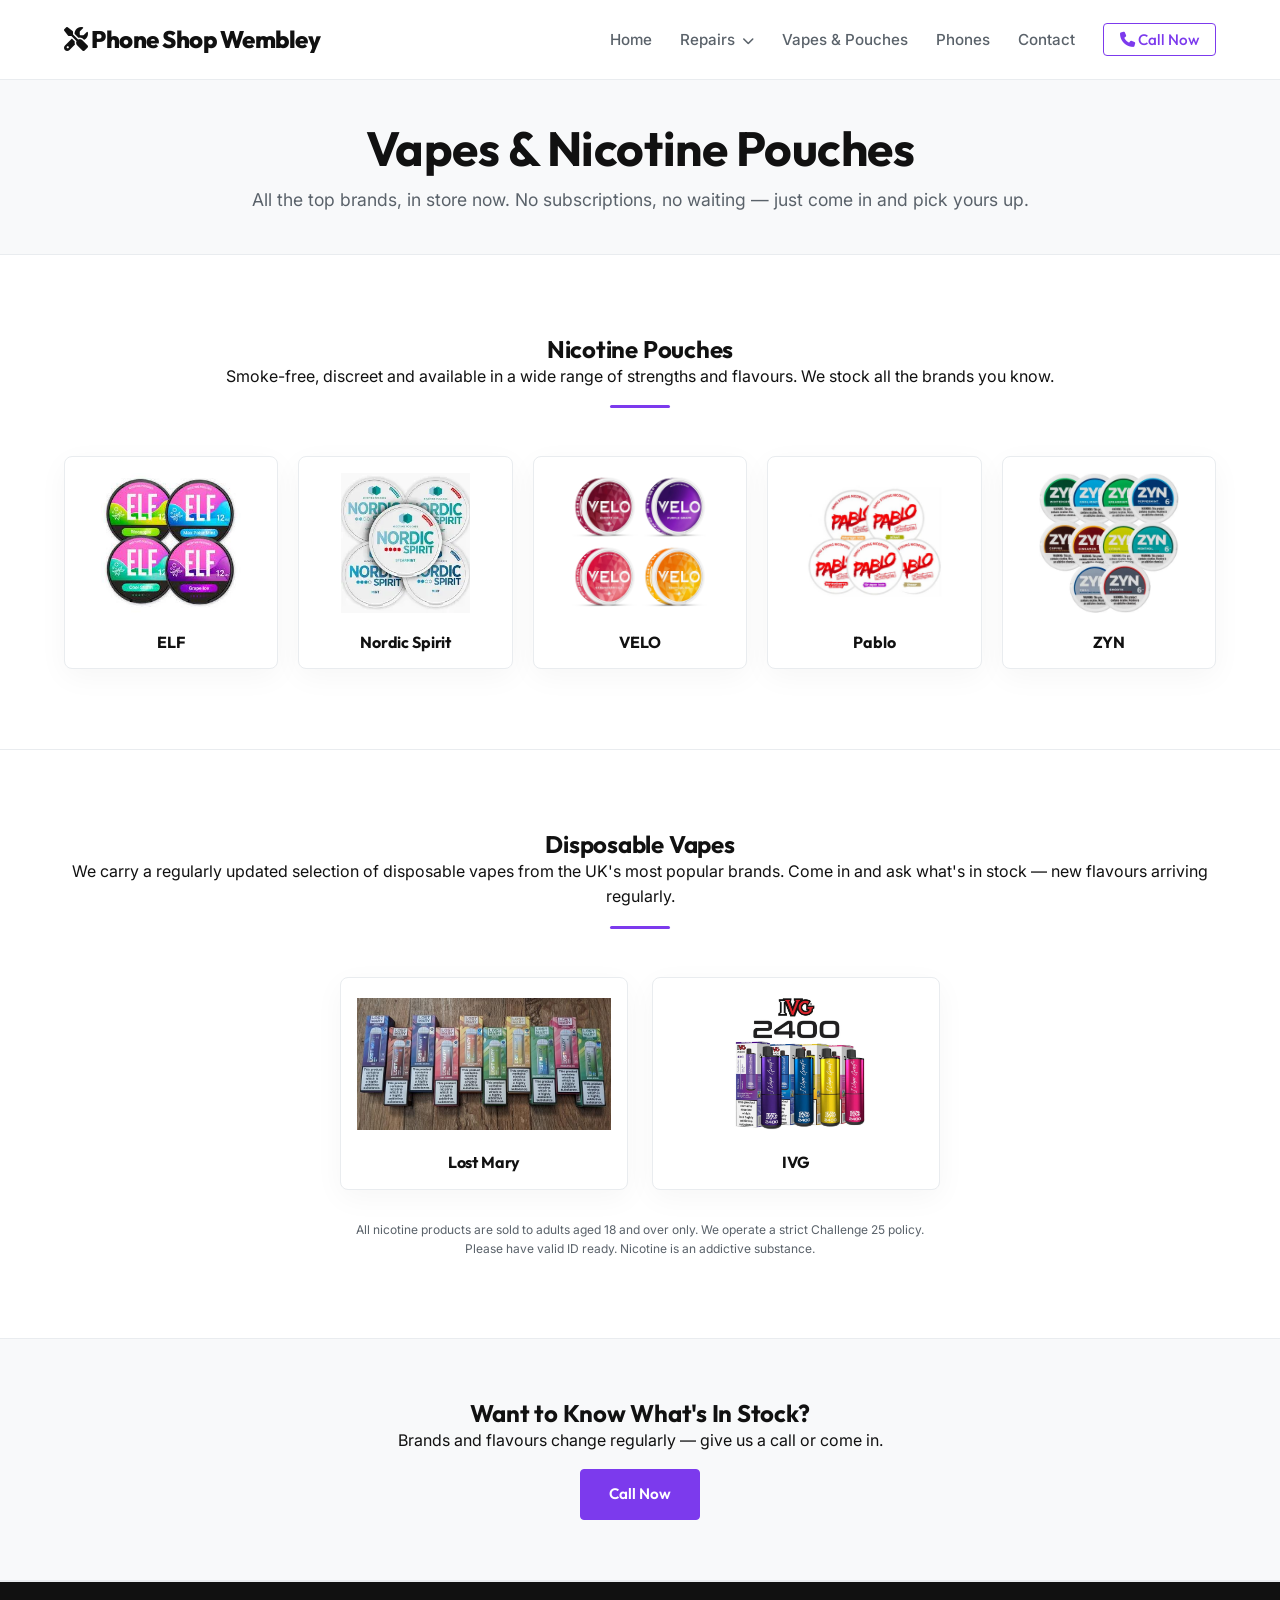
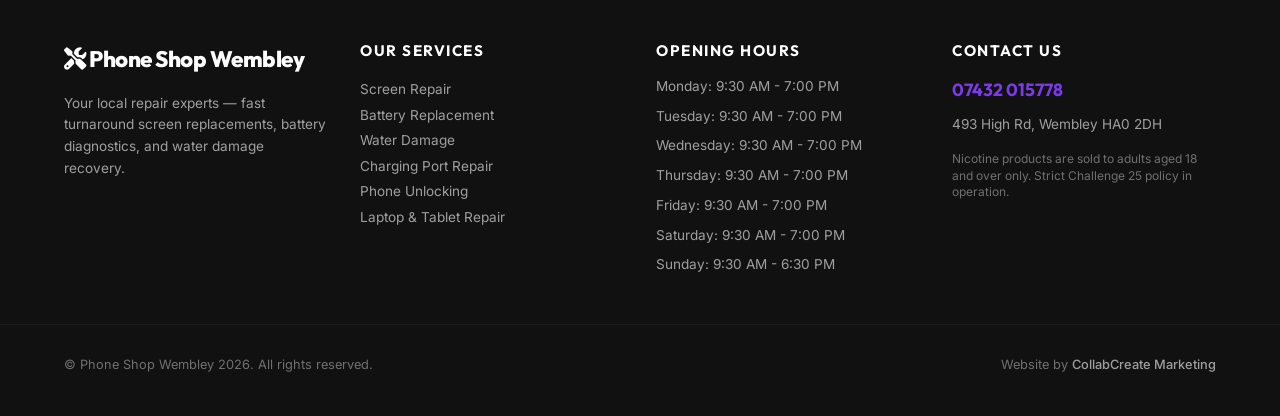
<file: vapes-pouches.html>
<!DOCTYPE html>
<html lang="en">
<head>
    <meta charset="UTF-8">
    <meta name="viewport" content="width=device-width, initial-scale=1.0">
    <title>Vapes & Pouches | Phone Shop Wembley Products</title>
    <link rel="stylesheet" href="styles.css">
    <link href="https://fonts.googleapis.com/css2?family=Inter:wght@300;400;500;600;700&family=Outfit:wght@400;500;600;700;800&display=swap" rel="stylesheet">
    <link rel="stylesheet" href="https://cdnjs.cloudflare.com/ajax/libs/font-awesome/6.4.0/css/all.min.css">
    
    <!-- Open Graph Metadata -->
    <meta property="og:title" content="Vapes & Pouches | Phone Shop Wembley Products">
    <meta property="og:description" content="Fast, premium screen repairs, battery replacements, water damage recovery, vapes, pouches, and refurbished phones in Wembley, London.">
    <meta property="og:image" content="https://mowleed2000.github.io/Phoneshopwembely/storefront.webp">
    <meta property="og:url" content="https://mowleed2000.github.io/Phoneshopwembely/vapes-pouches.html">
    <meta property="og:type" content="website">

    <!-- Microsoft Clarity Tracking Code -->
    <script type="text/javascript">
        (function(c,l,a,r,i,t,y){
            c[a]=c[a]||function(){(c[a].q=c[a].q||[]).push(arguments)};
            t=l.createElement(r);t.async=1;t.src="https://www.clarity.ms/tag/"+i;
            y=l.getElementsByTagName(r)[0];y.parentNode.insertBefore(t,y);
        })(window, document, "clarity", "script", "x1smlah9oa");
    </script>
</head>
<body>

    <nav class="navbar">
        <div class="container nav-container">
            <a href="index.html" class="logo"><i class="fa-solid fa-screwdriver-wrench"></i> Phone Shop Wembley</a>
            <ul class="nav-links" id="navLinks">
                <li><a href="index.html">Home</a></li>
                <li class="dropdown">
                    <a href="#" class="dropdown-trigger">Repairs <i class="fa-solid fa-chevron-down" style="font-size:0.75rem; margin-left:3px;"></i></a>
                    <ul class="dropdown-menu">
                        <li><a href="screen-repair.html">Screen Repair</a></li>
                        <li><a href="battery-replacement.html">Battery Replacement</a></li>
                        <li><a href="water-damage.html">Water Damage</a></li>
                        <li><a href="charging-port.html">Charging Port Repair</a></li>
                        <li><a href="phone-unlocking.html">Phone Unlocking</a></li>
                        <li><a href="laptop-tablet.html">Laptop &amp; Tablet Repair</a></li>
                    </ul>
                </li>
                <li><a href="vapes-pouches.html">Vapes &amp; Pouches</a></li>
                <li><a href="phones-in-store.html">Phones</a></li>
                <li><a href="contact.html">Contact</a></li>
                
                <li><a href="tel:07432015778" class="btn-nav-cta"><i class="fa-solid fa-phone"></i> Call Now</a></li>
            </ul>
            <div class="hamburger" id="hamburger"><i class="fa-solid fa-bars"></i></div>
        </div>
    </nav>

    <!-- Page Hero -->
    <section class="page-hero text-center reveal">
        <div class="container">
            <h1>Vapes &amp; Nicotine Pouches</h1>
            <p>All the top brands, in store now. No subscriptions, no waiting — just come in and pick yours up.</p>
        </div>
    </section>

    <!-- Nicotine Pouches Section -->
    <section class="pouches-section">
        <div class="container">
            <div class="section-header text-center reveal">
                <h2>Nicotine Pouches</h2>
                <p>Smoke-free, discreet and available in a wide range of strengths and flavours. We stock all the brands you know.</p>
                <div class="accent-divider"></div>
            </div>
            
            <div class="pouches-grid reveal">
                <div class="brand-card">
                    <img src="Elf reuse.jpg" alt="ELF Nicotine Pouches">
                    <h3>ELF</h3>
                </div>
                <div class="brand-card">
                    <img src="Nordic Reuse.webp" alt="Nordic Spirit">
                    <h3>Nordic Spirit</h3>
                </div>
                <div class="brand-card">
                    <img src="Velo reuse.jpg" alt="VELO">
                    <h3>VELO</h3>
                </div>
                <div class="brand-card">
                    <img src="Pablo reuse.jpg" alt="Pablo">
                    <h3>Pablo</h3>
                </div>
                <div class="brand-card">
                    <img src="ZYN Pouches Reuse.webp" alt="ZYN">
                    <h3>ZYN</h3>
                </div>
            </div>
        </div>
    </section>

    <!-- Vapes Section -->
    <section class="vapes-section">
        <div class="container">
            <div class="section-header text-center reveal">
                <h2>Disposable Vapes</h2>
                <p>We carry a regularly updated selection of disposable vapes from the UK's most popular brands. Come in and ask what's in stock — new flavours arriving regularly.</p>
                <div class="accent-divider"></div>
            </div>
            
            <div class="vapes-grid-two reveal">
                <div class="brand-card-two">
                    <img src="Lost Mary reuse.jpg" alt="Lost Mary Vapes">
                    <h3>Lost Mary</h3>
                </div>
                <div class="brand-card-two">
                    <img src="IVG Reuse 1.jpg" alt="IVG Vapes">
                    <h3>IVG</h3>
                </div>
            </div>
            
            <p class="disclaimer-text text-center reveal" style="max-width: 600px; margin: 30px auto 0;">All nicotine products are sold to adults aged 18 and over only. We operate a strict Challenge 25 policy. Please have valid ID ready. Nicotine is an addictive substance.</p>
        </div>
    </section>

    <!-- CTA Section -->
    <section class="vapes-cta text-center reveal">
        <div class="container">
            <h2>Want to Know What's In Stock?</h2>
            <p>Brands and flavours change regularly — give us a call or come in.</p>
            <a href="tel:07432015778" class="btn btn-primary" style="margin-top: 16px;">Call Now</a>
        </div>
    </section>

    <!-- Lightbox Modal -->
    <div id="lightboxModal" class="lightbox">
        <span class="lightbox-close" onclick="closeLightbox()">&times;</span>
        <img class="lightbox-content" id="lightboxImg">
        <div id="lightboxCaption" class="lightbox-caption"></div>
    </div>

    <footer class="footer">
        <div class="container footer-grid">
            <div class="footer-brand">
                <a href="index.html" class="footer-logo"><i class="fa-solid fa-screwdriver-wrench"></i> Phone Shop Wembley</a>
                <p style="margin-top: 15px; font-size: 0.85rem; line-height: 1.6; color: rgba(255, 255, 255, 0.6);">Your local repair experts — fast turnaround screen replacements, battery diagnostics, and water damage recovery.</p>
                
            </div>
            <div class="footer-links">
                <h4>Our Services</h4>
                <p><a href="screen-repair.html">Screen Repair</a></p>
                <p><a href="battery-replacement.html">Battery Replacement</a></p>
                <p><a href="water-damage.html">Water Damage</a></p>
                <p><a href="charging-port.html">Charging Port Repair</a></p>
                <p><a href="phone-unlocking.html">Phone Unlocking</a></p>
                <p><a href="laptop-tablet.html">Laptop &amp; Tablet Repair</a></p>
            </div>
            <div class="footer-hours">
                <h4>Opening Hours</h4>
                <ul>
                    <li>Monday: 9:30 AM - 7:00 PM</li><li>Tuesday: 9:30 AM - 7:00 PM</li><li>Wednesday: 9:30 AM - 7:00 PM</li><li>Thursday: 9:30 AM - 7:00 PM</li><li>Friday: 9:30 AM - 7:00 PM</li><li>Saturday: 9:30 AM - 7:00 PM</li><li>Sunday: 9:30 AM - 6:30 PM</li>
                </ul>
            </div>
            <div class="footer-contact">
                <h4>Contact Us</h4>
                <p class="phone-num"><a href="tel:07432015778">07432 015778</a></p>
                <p style="margin-top: 10px; font-size: 0.85rem; color: rgba(255, 255, 255, 0.6);">493 High Rd, Wembley HA0 2DH</p>
                <p style="margin-top: 15px; font-size: 0.75rem; color: rgba(255, 255, 255, 0.4); line-height: 1.4;">
                    Nicotine products are sold to adults aged 18 and over only. Strict Challenge 25 policy in operation.
                </p>
            </div>
        </div>
        <div class="footer-bottom">
            <div class="container" style="display: flex; justify-content: space-between; flex-wrap: wrap; gap: 10px; width: 100%;">
                <p>&copy; Phone Shop Wembley 2026. All rights reserved.</p>
                <p class="agency-credit">Website by <a href="https://collabcreate.co.uk" target="_blank">CollabCreate Marketing</a></p>
            </div>
        </div>
    </footer>
    <script src="script.js"></script>
</body>
</html>
</file>
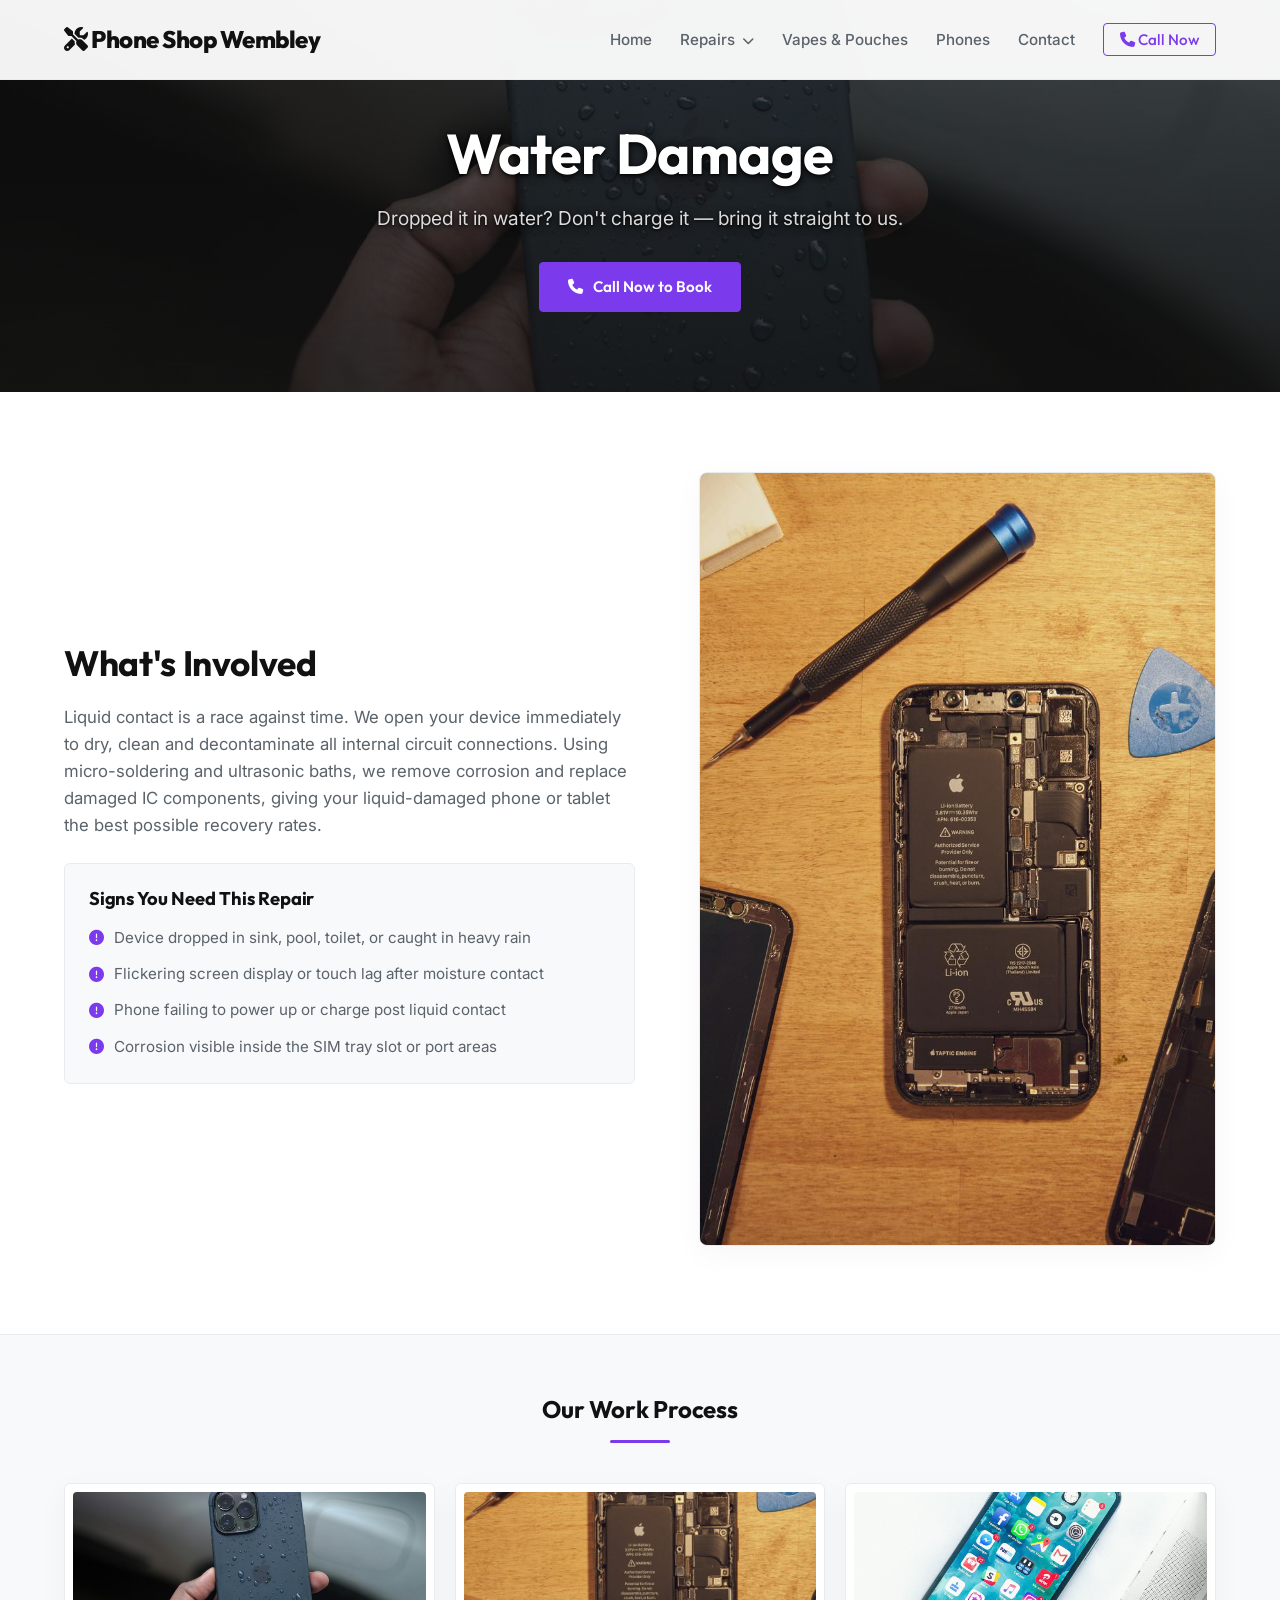
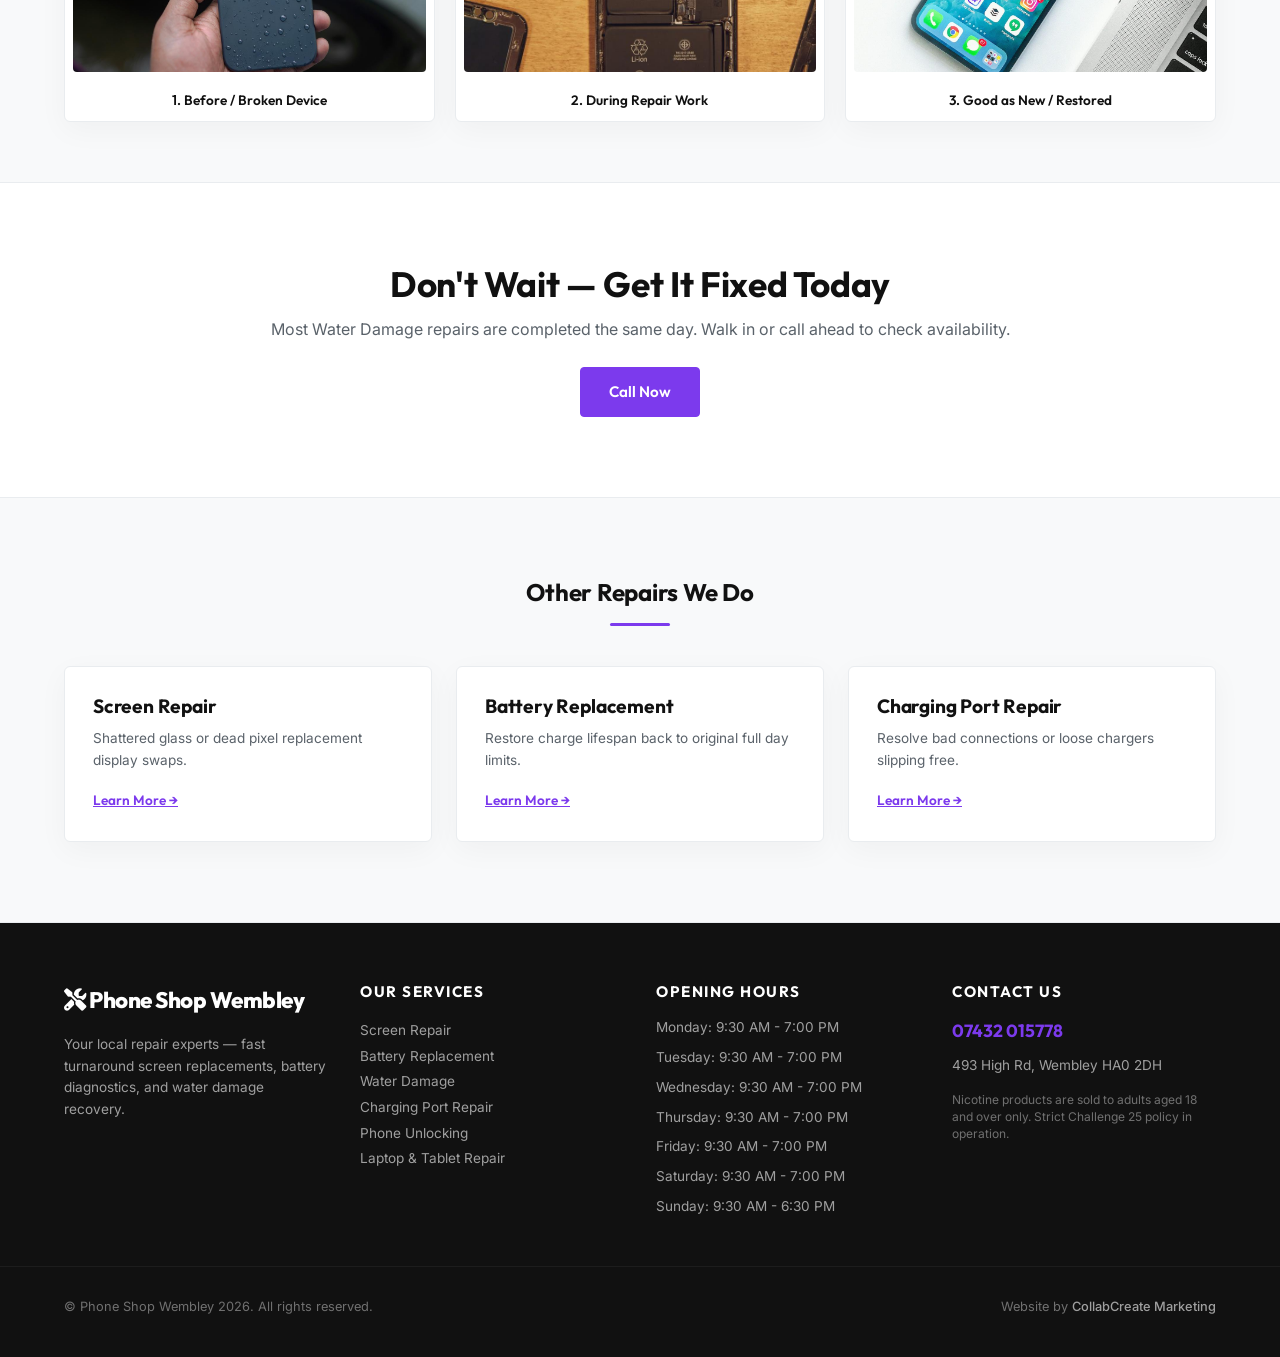
<file: water-damage.html>
<!DOCTYPE html>
<html lang="en">
<head>
    <meta charset="UTF-8">
    <meta name="viewport" content="width=device-width, initial-scale=1.0">
    <title>Water Damage Repairs | Phone Shop Wembley Wembley, London</title>
    <link rel="stylesheet" href="styles.css">
    <link href="https://fonts.googleapis.com/css2?family=Inter:wght@300;400;500;600;700&family=Outfit:wght@400;500;600;700;800&display=swap" rel="stylesheet">
    <link rel="stylesheet" href="https://cdnjs.cloudflare.com/ajax/libs/font-awesome/6.4.0/css/all.min.css">
    
    <!-- Open Graph Metadata -->
    <meta property="og:title" content="Water Damage Repairs | Phone Shop Wembley Wembley, London">
    <meta property="og:description" content="Fast, premium screen repairs, battery replacements, water damage recovery, vapes, pouches, and refurbished phones in Wembley, London.">
    <meta property="og:image" content="https://mowleed2000.github.io/Phoneshopwembely/storefront.webp">
    <meta property="og:url" content="https://mowleed2000.github.io/Phoneshopwembely/water-damage.html">
    <meta property="og:type" content="website">

    <!-- Microsoft Clarity Tracking Code -->
    <script type="text/javascript">
        (function(c,l,a,r,i,t,y){
            c[a]=c[a]||function(){(c[a].q=c[a].q||[]).push(arguments)};
            t=l.createElement(r);t.async=1;t.src="https://www.clarity.ms/tag/"+i;
            y=l.getElementsByTagName(r)[0];y.parentNode.insertBefore(t,y);
        })(window, document, "clarity", "script", "x1smlah9oa");
    </script>
</head>
<body>

    <nav class="navbar">
        <div class="container nav-container">
            <a href="index.html" class="logo"><i class="fa-solid fa-screwdriver-wrench"></i> Phone Shop Wembley</a>
            <ul class="nav-links" id="navLinks">
                <li><a href="index.html">Home</a></li>
                <li class="dropdown">
                    <a href="#" class="dropdown-trigger">Repairs <i class="fa-solid fa-chevron-down" style="font-size:0.75rem; margin-left:3px;"></i></a>
                    <ul class="dropdown-menu">
                        <li><a href="screen-repair.html">Screen Repair</a></li>
                        <li><a href="battery-replacement.html">Battery Replacement</a></li>
                        <li><a href="water-damage.html">Water Damage</a></li>
                        <li><a href="charging-port.html">Charging Port Repair</a></li>
                        <li><a href="phone-unlocking.html">Phone Unlocking</a></li>
                        <li><a href="laptop-tablet.html">Laptop &amp; Tablet Repair</a></li>
                    </ul>
                </li>
                <li><a href="vapes-pouches.html">Vapes &amp; Pouches</a></li>
                <li><a href="phones-in-store.html">Phones</a></li>
                <li><a href="contact.html">Contact</a></li>
                
                <li><a href="tel:07432015778" class="btn-nav-cta"><i class="fa-solid fa-phone"></i> Call Now</a></li>
            </ul>
            <div class="hamburger" id="hamburger"><i class="fa-solid fa-bars"></i></div>
        </div>
    </nav>

            <section class="service-hero" style="background-image: linear-gradient(rgba(17, 17, 17, 0.65), rgba(17, 17, 17, 0.85)), url('Water damage phone water damage image 1.jpg');">
                <div class="container text-center reveal">
                    <h1>Water Damage</h1>
                    <p>Dropped it in water? Don't charge it — bring it straight to us.</p>
                    <a href="tel:07432015778" class="btn btn-primary"><i class="fa-solid fa-phone"></i> Call Now to Book</a>
                </div>
            </section>

            <section class="service-details">
                <div class="container details-grid">
                    <div class="details-text reveal">
                        <h2>What's Involved</h2>
                        <p>Liquid contact is a race against time. We open your device immediately to dry, clean and decontaminate all internal circuit connections. Using micro-soldering and ultrasonic baths, we remove corrosion and replace damaged IC components, giving your liquid-damaged phone or tablet the best possible recovery rates.</p>
                        
                        <div class="symptoms-box">
                            <h3>Signs You Need This Repair</h3>
                            <ul class="symptoms-list">
                                <li><i class='fa-solid fa-circle-exclamation'></i> Device dropped in sink, pool, toilet, or caught in heavy rain</li><li><i class='fa-solid fa-circle-exclamation'></i> Flickering screen display or touch lag after moisture contact</li><li><i class='fa-solid fa-circle-exclamation'></i> Phone failing to power up or charge post liquid contact</li><li><i class='fa-solid fa-circle-exclamation'></i> Corrosion visible inside the SIM tray slot or port areas</li>
                            </ul>
                        </div>
                    </div>
                    <div class="details-image reveal">
                        <img src="Water damage being repaired.jpg" alt="Technician working on device" class="in-process-img">
                    </div>
                </div>
            </section>

            <section class="service-gallery">
                <div class="container">
                    <div class="section-header text-center reveal">
                        <h2>Our Work Process</h2>
                        <div class="accent-divider"></div>
                    </div>
                    <div class="gallery-row reveal">
                        <div class="gallery-item-wrapper" onclick="openLightbox('Water damage phone water damage image 1.jpg', 'Before / Broken Device')">
                            <img src="Water damage phone water damage image 1.jpg" alt="Before repair">
                            <span>1. Before / Broken Device</span>
                        </div>
                        <div class="gallery-item-wrapper" onclick="openLightbox('Water damage being repaired.jpg', 'During Repair Work')">
                            <img src="Water damage being repaired.jpg" alt="During repair">
                            <span>2. During Repair Work</span>
                        </div>
                        <div class="gallery-item-wrapper" onclick="openLightbox('Water damage repaired.jpg', 'Good as New / Restored')">
                            <img src="Water damage repaired.jpg" alt="After repair">
                            <span>3. Good as New / Restored</span>
                        </div>
                    </div>
                </div>
            </section>

            <section class="service-cta text-center reveal">
                <div class="container">
                    <h2>Don't Wait — Get It Fixed Today</h2>
                    <p>Most Water Damage repairs are completed the same day. Walk in or call ahead to check availability.</p>
                    <a href="tel:07432015778" class="btn btn-primary">Call Now</a>
                </div>
            </section>

            <section class="related-services">
                <div class="container">
                    <div class="section-header text-center reveal">
                        <h2>Other Repairs We Do</h2>
                        <div class="accent-divider"></div>
                    </div>
                    <div class="related-grid reveal">
                        
                <div class="related-card">
                    <h3>Screen Repair</h3>
                    <p>Shattered glass or dead pixel replacement display swaps.</p>
                    <a href="screen-repair.html" class="learn-more">Learn More &rarr;</a>
                </div>
        
                <div class="related-card">
                    <h3>Battery Replacement</h3>
                    <p>Restore charge lifespan back to original full day limits.</p>
                    <a href="battery-replacement.html" class="learn-more">Learn More &rarr;</a>
                </div>
        
                <div class="related-card">
                    <h3>Charging Port Repair</h3>
                    <p>Resolve bad connections or loose chargers slipping free.</p>
                    <a href="charging-port.html" class="learn-more">Learn More &rarr;</a>
                </div>
        
                    </div>
                </div>
            </section>
        
    <!-- Lightbox Modal -->
    <div id="lightboxModal" class="lightbox">
        <span class="lightbox-close" onclick="closeLightbox()">&times;</span>
        <img class="lightbox-content" id="lightboxImg">
        <div id="lightboxCaption" class="lightbox-caption"></div>
    </div>

    <footer class="footer">
        <div class="container footer-grid">
            <div class="footer-brand">
                <a href="index.html" class="footer-logo"><i class="fa-solid fa-screwdriver-wrench"></i> Phone Shop Wembley</a>
                <p style="margin-top: 15px; font-size: 0.85rem; line-height: 1.6; color: rgba(255, 255, 255, 0.6);">Your local repair experts — fast turnaround screen replacements, battery diagnostics, and water damage recovery.</p>
                
            </div>
            <div class="footer-links">
                <h4>Our Services</h4>
                <p><a href="screen-repair.html">Screen Repair</a></p>
                <p><a href="battery-replacement.html">Battery Replacement</a></p>
                <p><a href="water-damage.html">Water Damage</a></p>
                <p><a href="charging-port.html">Charging Port Repair</a></p>
                <p><a href="phone-unlocking.html">Phone Unlocking</a></p>
                <p><a href="laptop-tablet.html">Laptop &amp; Tablet Repair</a></p>
            </div>
            <div class="footer-hours">
                <h4>Opening Hours</h4>
                <ul>
                    <li>Monday: 9:30 AM - 7:00 PM</li><li>Tuesday: 9:30 AM - 7:00 PM</li><li>Wednesday: 9:30 AM - 7:00 PM</li><li>Thursday: 9:30 AM - 7:00 PM</li><li>Friday: 9:30 AM - 7:00 PM</li><li>Saturday: 9:30 AM - 7:00 PM</li><li>Sunday: 9:30 AM - 6:30 PM</li>
                </ul>
            </div>
            <div class="footer-contact">
                <h4>Contact Us</h4>
                <p class="phone-num"><a href="tel:07432015778">07432 015778</a></p>
                <p style="margin-top: 10px; font-size: 0.85rem; color: rgba(255, 255, 255, 0.6);">493 High Rd, Wembley HA0 2DH</p>
                <p style="margin-top: 15px; font-size: 0.75rem; color: rgba(255, 255, 255, 0.4); line-height: 1.4;">
                    Nicotine products are sold to adults aged 18 and over only. Strict Challenge 25 policy in operation.
                </p>
            </div>
        </div>
        <div class="footer-bottom">
            <div class="container" style="display: flex; justify-content: space-between; flex-wrap: wrap; gap: 10px; width: 100%;">
                <p>&copy; Phone Shop Wembley 2026. All rights reserved.</p>
                <p class="agency-credit">Website by <a href="https://collabcreate.co.uk" target="_blank">CollabCreate Marketing</a></p>
            </div>
        </div>
    </footer>
    <script src="script.js"></script>
</body>
</html>
</file>
<file: styles.css>
/* CCM Tech Repair Site Stylesheet */
:root {
    --bg-main: #ffffff;
    --bg-card: #ffffff;
    --bg-alternate: #f8f9fa;
    --text-main: #111111;
    --text-muted: #5a626a;
    --border-color: #e9ecef;
    --primary: #7c3aed;
    --primary-hover: #6d28d9;
    --primary-glow: rgba(124, 58, 237, 0.15);
    --shadow: 0 8px 30px rgba(0, 0, 0, 0.04);
    --font-sans: 'Inter', sans-serif;
    --font-heading: 'Outfit', sans-serif;
    --nav-height: 80px;
}

/* Global Reset */
* {
    margin: 0;
    padding: 0;
    box-sizing: border-box;
}

html, body {
    width: 100%;
    overflow-x: hidden;
    background-color: var(--bg-main);
    color: var(--text-main);
    font-family: var(--font-sans);
    line-height: 1.6;
    scroll-behavior: smooth;
}

/* Layout Utilities */
.container {
    max-width: 1200px;
    margin: 0 auto;
    padding: 0 24px;
    width: 100%;
}

.text-center {
    text-align: center;
}

.primary-text {
    color: var(--primary);
}

.accent-divider {
    width: 60px;
    height: 3px;
    background-color: var(--primary);
    margin: 16px auto 0;
    border-radius: 2px;
}

.section-subtitle {
    display: inline-block;
    font-family: var(--font-heading);
    font-size: 0.8rem;
    font-weight: 700;
    text-transform: uppercase;
    letter-spacing: 3px;
    color: var(--primary);
    margin-bottom: 12px;
}

/* Typography */
h1, h2, h3, h4 {
    font-family: var(--font-heading);
    font-weight: 700;
    letter-spacing: -0.01em;
    line-height: 1.2;
}

/* Scroll Animations */
.reveal {
    opacity: 0;
    transform: translateY(30px);
    transition: all 0.8s cubic-bezier(0.16, 1, 0.3, 1);
}

.reveal.active {
    opacity: 1;
    transform: translateY(0);
}

/* Buttons */
.btn {
    display: inline-flex;
    align-items: center;
    justify-content: center;
    gap: 10px;
    padding: 12px 28px;
    font-family: var(--font-heading);
    font-size: 0.95rem;
    font-weight: 600;
    text-decoration: none;
    border-radius: 4px;
    transition: all 0.3s ease;
    cursor: pointer;
    border: none;
}

.btn-primary {
    background-color: var(--primary);
    color: #ffffff;
    border: 1px solid var(--primary);
}

.btn-primary:hover {
    background-color: var(--primary-hover);
    border-color: var(--primary-hover);
    transform: translateY(-2px);
    box-shadow: 0 8px 20px var(--primary-glow);
}

.btn-outline {
    background-color: transparent;
    color: var(--text-main);
    border: 1px solid var(--border-color);
}

.btn-outline:hover {
    background-color: var(--bg-alternate);
    border-color: var(--primary);
    color: var(--primary);
    transform: translateY(-2px);
}

/* Navigation Bar */
.navbar {
    position: fixed;
    top: 0;
    left: 0;
    width: 100%;
    height: var(--nav-height);
    background-color: rgba(255, 255, 255, 0.95);
    backdrop-filter: blur(8px);
    -webkit-backdrop-filter: blur(8px);
    border-bottom: 1px solid var(--border-color);
    z-index: 1000;
    display: flex;
    align-items: center;
}

.nav-container {
    display: flex;
    justify-content: space-between;
    align-items: center;
}

.logo {
    font-family: var(--font-heading);
    font-size: 1.5rem;
    font-weight: 800;
    color: var(--text-main);
    text-decoration: none;
    letter-spacing: -0.5px;
}

.nav-links {
    display: flex;
    align-items: center;
    list-style: none;
    gap: 28px;
}

.nav-links a {
    color: var(--text-muted);
    text-decoration: none;
    font-size: 0.95rem;
    font-weight: 500;
    transition: color 0.3s ease;
}

.nav-links a:hover {
    color: var(--text-main);
}

.btn-nav-cta {
    background-color: transparent;
    color: var(--primary) !important;
    border: 1px solid var(--primary);
    padding: 6px 16px;
    border-radius: 4px;
    font-family: var(--font-heading);
    font-size: 0.85rem;
    font-weight: 600;
    transition: all 0.3s ease;
}

.btn-nav-cta:hover {
    background-color: var(--primary);
    color: #ffffff !important;
}

.hamburger {
    display: none;
    color: var(--text-main);
    font-size: 1.4rem;
    cursor: pointer;
}

/* Dropdown Menu */
.dropdown {
    position: relative;
}

.dropdown-menu {
    display: none;
    position: absolute;
    top: 100%;
    left: 0;
    background-color: var(--bg-card);
    border: 1px solid var(--border-color);
    box-shadow: var(--shadow);
    list-style: none;
    min-width: 220px;
    border-radius: 4px;
    padding: 10px 0;
    z-index: 100;
}

.dropdown-menu li a {
    display: block;
    padding: 10px 20px;
    color: var(--text-main);
    font-size: 0.9rem;
    text-transform: none;
    letter-spacing: normal;
}

.dropdown-menu li a:hover {
    background-color: var(--bg-alternate);
    color: var(--primary);
}

.dropdown:hover .dropdown-menu {
    display: block;
}

/* Hero Section */
.hero {
    padding: calc(var(--nav-height) + 60px) 0 80px;
    background-size: cover;
    background-position: center;
    position: relative;
}

.hero-grid {
    display: grid;
    grid-template-columns: 1.1fr 0.9fr;
    gap: 48px;
    align-items: center;
}

.hero-content .eyebrow {
    font-family: var(--font-heading);
    color: var(--primary);
    font-size: 0.8rem;
    font-weight: 700;
    text-transform: uppercase;
    letter-spacing: 3px;
    margin-bottom: 20px;
    display: block;
}

.hero h1 {
    font-size: 3.8rem;
    margin-bottom: 20px;
    color: var(--text-main);
}

.hero-tagline {
    font-size: 1.15rem;
    color: var(--text-muted);
    margin-bottom: 32px;
}

.hero-btns {
    display: flex;
    gap: 16px;
    margin-bottom: 32px;
}

.walk-ins-tag {
    display: flex;
    flex-wrap: wrap;
    gap: 12px;
}

.badge {
    display: inline-flex;
    align-items: center;
    gap: 6px;
    background-color: var(--bg-alternate);
    border: 1px solid var(--border-color);
    color: var(--text-muted);
    padding: 6px 12px;
    border-radius: 4px;
    font-size: 0.8rem;
    font-weight: 600;
}

.badge i {
    color: var(--primary);
}

.hero-image-wrapper {
    position: relative;
    width: 100%;
}

.hero-image-frame {
    position: relative;
    border: 1px solid var(--border-color);
    padding: 10px;
    border-radius: 8px;
    background-color: var(--bg-card);
    box-shadow: var(--shadow);
    cursor: pointer;
    overflow: hidden;
}

.hero-image {
    width: 100%;
    border-radius: 4px;
    display: block;
    object-fit: cover;
    aspect-ratio: 4/5;
    transition: transform 0.5s ease;
}

.hero-image-frame:hover .hero-image {
    transform: scale(1.02);
}

.frame-overlay {
    position: absolute;
    top: 10px;
    left: 10px;
    right: 10px;
    bottom: 10px;
    background-color: rgba(17, 17, 17, 0.85);
    display: flex;
    flex-direction: column;
    align-items: center;
    justify-content: center;
    gap: 10px;
    color: #ffffff;
    opacity: 0;
    transition: opacity 0.3s ease;
    border-radius: 4px;
}

.hero-image-frame:hover .frame-overlay {
    opacity: 1;
}

.frame-overlay i {
    font-size: 1.8rem;
    color: var(--primary);
}

.frame-overlay span {
    font-family: var(--font-heading);
    font-size: 0.8rem;
    font-weight: 600;
    text-transform: uppercase;
    letter-spacing: 1.5px;
}

/* Services Grid on Home */
.services {
    padding: 80px 0;
    background-color: var(--bg-alternate);
    border-top: 1px solid var(--border-color);
    border-bottom: 1px solid var(--border-color);
}

.services .section-header {
    margin-bottom: 48px;
}

.services .subheading {
    color: var(--text-muted);
    font-size: 1.05rem;
    margin-top: 8px;
}

.services-grid {
    display: grid;
    grid-template-columns: repeat(3, 1fr);
    gap: 24px;
}

.service-card-link {
    text-decoration: none;
}

.service-card {
    height: 280px;
    border-radius: 8px;
    background-size: cover;
    background-position: center;
    position: relative;
    overflow: hidden;
    display: flex;
    align-items: flex-end;
    transition: transform 0.3s ease, box-shadow 0.3s ease;
}

.service-card:hover {
    transform: translateY(-4px);
    box-shadow: 0 12px 30px rgba(0, 0, 0, 0.15);
}

.card-content {
    padding: 24px;
    color: #ffffff;
    width: 100%;
    z-index: 2;
}

.service-card h3 {
    font-size: 1.4rem;
    margin-bottom: 6px;
    color: #ffffff;
}

.service-card p {
    font-size: 0.85rem;
    color: rgba(255, 255, 255, 0.8);
    margin-bottom: 12px;
}

.learn-more {
    font-family: var(--font-heading);
    font-size: 0.85rem;
    font-weight: 600;
    color: var(--primary);
}

/* Why Us Section */
.why-us {
    padding: 80px 0;
}

.why-us-grid {
    display: grid;
    grid-template-columns: repeat(3, 1fr);
    gap: 32px;
    margin-top: 48px;
}

.why-card {
    background-color: var(--bg-card);
    border: 1px solid var(--border-color);
    border-radius: 8px;
    padding: 32px;
    box-shadow: var(--shadow);
}

.why-icon {
    font-size: 2.2rem;
    color: var(--primary);
    margin-bottom: 20px;
}

.why-card h3 {
    font-size: 1.25rem;
    margin-bottom: 12px;
}

.why-card p {
    color: var(--text-muted);
    font-size: 0.9rem;
}

/* Vapes Teaser */
.vapes-teaser {
    padding: 80px 0;
    background-color: var(--bg-alternate);
    border-top: 1px solid var(--border-color);
    border-bottom: 1px solid var(--border-color);
}

.vapes-teaser-grid {
    display: grid;
    grid-template-columns: 1.1fr 0.9fr;
    gap: 48px;
    align-items: center;
}

.vapes-teaser-content h2 {
    font-size: 2.5rem;
    margin-bottom: 16px;
}

.vapes-teaser-content p {
    color: var(--text-muted);
    margin-bottom: 24px;
    font-size: 1.05rem;
}

.disclaimer-text {
    font-size: 0.75rem;
    color: var(--text-muted);
    margin-top: 16px;
}

.vape-brand-anchors {
    display: flex;
    justify-content: center;
    gap: 20px;
}

.teaser-brand-img {
    width: 45%;
    max-width: 180px;
    border-radius: 8px;
    border: 1px solid var(--border-color);
    box-shadow: var(--shadow);
}

/* Phones Teaser */
.phones-teaser {
    padding: 80px 0;
}

.phones-teaser-grid {
    display: grid;
    grid-template-columns: 1fr 1fr;
    gap: 48px;
    align-items: center;
}

.phones-teaser-content h2 {
    font-size: 2.5rem;
    margin-bottom: 16px;
}

.phones-teaser-content p {
    color: var(--text-muted);
    margin-bottom: 24px;
    font-size: 1.05rem;
}

.phone-anchors-grid {
    display: grid;
    grid-template-columns: repeat(3, 1fr);
    gap: 16px;
}

.phone-item-card {
    text-align: center;
    background-color: var(--bg-alternate);
    border: 1px solid var(--border-color);
    padding: 16px;
    border-radius: 8px;
}

.phone-item-card img {
    width: 100%;
    height: auto;
    max-height: 120px;
    object-fit: contain;
    margin-bottom: 10px;
}

.phone-item-card span {
    font-family: var(--font-heading);
    font-size: 0.8rem;
    font-weight: 600;
}

/* Reviews on Home */
.reviews {
    padding: 80px 0;
    background-color: var(--bg-alternate);
    border-top: 1px solid var(--border-color);
    border-bottom: 1px solid var(--border-color);
}

.reviews-grid {
    display: grid;
    grid-template-columns: repeat(3, 1fr);
    gap: 24px;
    margin-top: 40px;
}

.review-card {
    background-color: var(--bg-card);
    border: 1px solid var(--border-color);
    padding: 32px;
    border-radius: 6px;
    box-shadow: var(--shadow);
    display: flex;
    flex-direction: column;
    justify-content: space-between;
}

.review-card .review-text {
    font-style: italic;
    font-size: 0.95rem;
    color: var(--text-muted);
    margin-bottom: 20px;
}

.review-author {
    font-family: var(--font-heading);
    font-weight: 600;
    font-size: 0.85rem;
    display: flex;
    justify-content: space-between;
    align-items: center;
}

.stars {
    color: #ffb400;
    font-size: 0.8rem;
}

/* Final CTA */
.final-cta {
    padding: 100px 0;
    background-size: cover;
    background-position: center;
    color: #ffffff;
}

.final-cta h2 {
    font-size: 3rem;
    margin-bottom: 16px;
    color: #ffffff;
}

.final-cta p {
    font-size: 1.15rem;
    color: rgba(255, 255, 255, 0.85);
    margin-bottom: 30px;
}

.btn-large {
    padding: 14px 40px;
    font-size: 1.1rem;
}

/* Service Page Styling */
.service-hero {
    padding: 120px 0 80px;
    background-size: cover;
    background-position: center;
    color: #ffffff;
}

.phone-unlock-hero {
    background-size: contain !important;
    background-repeat: no-repeat !important;
    background-position: right 10% center !important;
    background-color: #0a0a0a !important;
}

.service-hero h1 {
    font-size: 3.5rem;
    color: #ffffff;
    margin-bottom: 16px;
    text-shadow: 0 2px 10px rgba(0, 0, 0, 0.85), 0 1px 3px rgba(0, 0, 0, 0.9);
}

.service-hero p {
    font-size: 1.2rem;
    color: rgba(255, 255, 255, 0.85);
    margin-bottom: 28px;
    text-shadow: 0 2px 10px rgba(0, 0, 0, 0.85), 0 1px 3px rgba(0, 0, 0, 0.9);
}

.details-grid {
    display: grid;
    grid-template-columns: 1.05fr 0.95fr;
    gap: 64px;
    align-items: center;
}

.service-details {
    padding: 80px 0;
}

.details-text h2 {
    font-size: 2.2rem;
    margin-bottom: 20px;
}

.details-text p {
    color: var(--text-muted);
    font-size: 1.05rem;
    margin-bottom: 24px;
}

.symptoms-box {
    background-color: var(--bg-alternate);
    border: 1px solid var(--border-color);
    padding: 24px;
    border-radius: 6px;
}

.symptoms-box h3 {
    font-size: 1.15rem;
    margin-bottom: 16px;
}

.symptoms-list {
    list-style: none;
    display: flex;
    flex-direction: column;
    gap: 12px;
}

.symptoms-list li {
    font-size: 0.95rem;
    color: var(--text-muted);
    display: flex;
    align-items: center;
    gap: 10px;
}

.symptoms-list li i {
    color: var(--primary);
}

.in-process-img {
    width: 100%;
    border-radius: 8px;
    border: 1px solid var(--border-color);
    box-shadow: var(--shadow);
}

.service-gallery {
    padding: 60px 0;
    background-color: var(--bg-alternate);
    border-top: 1px solid var(--border-color);
    border-bottom: 1px solid var(--border-color);
}

.gallery-row {
    display: grid;
    grid-template-columns: repeat(auto-fit, minmax(250px, 1fr));
    gap: 20px;
    margin-top: 40px;
}

.gallery-item-wrapper {
    background-color: var(--bg-card);
    border: 1px solid var(--border-color);
    border-radius: 6px;
    padding: 8px;
    cursor: pointer;
    text-align: center;
    box-shadow: var(--shadow);
}

.gallery-item-wrapper img {
    width: 100%;
    height: 180px;
    object-fit: cover;
    border-radius: 4px;
    margin-bottom: 8px;
}

.gallery-item-wrapper span {
    font-family: var(--font-heading);
    font-size: 0.85rem;
    font-weight: 600;
}

/* Battery gallery containment (Checklist Issue 6) */
.battery-gallery .gallery-item-wrapper img {
    object-fit: contain !important;
    background-color: var(--bg-alternate);
}

.service-cta {
    padding: 80px 0;
}

.service-cta h2 {
    font-size: 2.2rem;
    margin-bottom: 12px;
}

.service-cta p {
    color: var(--text-muted);
    margin-bottom: 24px;
}

.related-services {
    padding: 80px 0;
    background-color: var(--bg-alternate);
    border-top: 1px solid var(--border-color);
}

.related-grid {
    display: grid;
    grid-template-columns: repeat(3, 1fr);
    gap: 24px;
    margin-top: 40px;
}

.related-card {
    background-color: var(--bg-card);
    border: 1px solid var(--border-color);
    padding: 28px;
    border-radius: 6px;
    box-shadow: var(--shadow);
}

.related-card h3 {
    font-size: 1.2rem;
    margin-bottom: 10px;
}

.related-card p {
    font-size: 0.85rem;
    color: var(--text-muted);
    margin-bottom: 16px;
}

/* Page Hero Template */
.page-hero {
    padding: calc(var(--nav-height) + 40px) 0 40px;
    border-bottom: 1px solid var(--border-color);
    background-color: var(--bg-alternate);
}

.page-hero h1 {
    font-size: 3rem;
    margin-bottom: 8px;
}

.page-hero p {
    font-size: 1.1rem;
    color: var(--text-muted);
}

/* Vapes Page Specific */
.pouches-section, .vapes-section {
    padding: 80px 0;
}

.pouches-section {
    border-bottom: 1px solid var(--border-color);
}

.pouches-grid {
    display: flex;
    flex-wrap: wrap;
    justify-content: center;
    gap: 20px;
    margin-top: 48px;
}

.brand-card {
    flex: 1 1 calc(20% - 16px);
    min-width: 180px;
    max-width: 220px;
}

.vapes-grid-two {
    display: grid;
    grid-template-columns: repeat(2, 1fr);
    gap: 24px;
    max-width: 600px;
    margin: 48px auto 0;
}

.brand-card, .brand-card-two {
    background-color: var(--bg-card);
    border: 1px solid var(--border-color);
    padding: 16px;
    border-radius: 8px;
    text-align: center;
    box-shadow: var(--shadow);
}

.brand-card img, .brand-card-two img {
    width: 100%;
    height: 140px;
    object-fit: contain;
    margin-bottom: 12px;
}

.brand-card h3, .brand-card-two h3 {
    font-size: 1rem;
    font-family: var(--font-heading);
    font-weight: 700;
}

.vapes-cta, .phones-cta, .contact-cta {
    padding: 60px 0;
    background-color: var(--bg-alternate);
    border-top: 1px solid var(--border-color);
    border-bottom: 1px solid var(--border-color);
}

/* Refurbished Phones Page */
.phones-section {
    padding: 80px 0;
}

.intro-paragraph {
    max-width: 700px;
    margin: 0 auto 48px;
    font-size: 1.05rem;
    color: var(--text-muted);
}

.phones-grid {
    display: grid;
    grid-template-columns: repeat(3, 1fr);
    gap: 24px;
}

.phone-product-card {
    background-color: var(--bg-card);
    border: 1px solid var(--border-color);
    padding: 24px;
    border-radius: 8px;
    text-align: center;
    box-shadow: var(--shadow);
}

.phone-product-card img {
    width: 100%;
    height: 180px;
    object-fit: contain;
    margin-bottom: 16px;
}

.phone-product-card h3 {
    font-size: 1.15rem;
    margin-bottom: 8px;
}

.avail-badge {
    display: inline-block;
    font-family: var(--font-heading);
    font-size: 0.75rem;
    font-weight: 700;
    color: var(--primary);
    background-color: var(--primary-glow);
    padding: 4px 12px;
    border-radius: 20px;
}

/* Contact Page Specific */
.contact-details-section {
    padding: 80px 0;
}

.contact-grid-page {
    display: grid;
    grid-template-columns: 1fr 1fr;
    gap: 64px;
    align-items: center;
}

.contact-left-info h2 {
    font-size: 2.5rem;
    margin-bottom: 12px;
}

.phone-large {
    font-family: var(--font-heading);
    font-size: 1.6rem;
    font-weight: 700;
    margin-bottom: 30px;
}

.phone-large a {
    color: var(--primary);
    text-decoration: none;
}

.hours-box h3 {
    font-size: 1.15rem;
    margin-bottom: 16px;
}

.contact-hours-table {
    width: 100%;
    border-collapse: collapse;
}

.contact-hours-table tr {
    border-bottom: 1px solid var(--border-color);
}

.contact-hours-table tr:last-child {
    border-bottom: none;
}

.contact-hours-table td {
    padding: 10px 0;
    font-size: 0.95rem;
    color: var(--text-muted);
}

.contact-hours-table td:last-child {
    text-align: right;
    font-weight: 600;
    color: var(--text-main);
}

.exterior-img-container {
    width: 100%;
}

.exterior-img-style {
    width: 100%;
    max-height: 400px;
    object-fit: contain;
    border-radius: 8px;
    border: 1px solid var(--border-color);
    box-shadow: var(--shadow);
    margin: 0 auto;
    display: block;
}

.map-section {
    padding: 60px 0;
    background-color: var(--bg-alternate);
    border-top: 1px solid var(--border-color);
    border-bottom: 1px solid var(--border-color);
}

.contact-map-wrapper iframe {
    display: block;
    box-shadow: var(--shadow);
    border: 1px solid var(--border-color) !important;
    margin-top: 40px;
}

/* Footer Styling */
.footer {
    padding: 60px 0 40px;
    background-color: #111111;
    color: #ffffff;
    border-top: 1px solid var(--border-color);
}

.footer-grid {
    display: grid;
    grid-template-columns: repeat(4, 1fr);
    gap: 32px;
}

.footer-brand p {
    font-size: 0.85rem;
    color: rgba(255, 255, 255, 0.6);
    margin-top: 12px;
}

.footer-logo {
    font-family: var(--font-heading);
    font-size: 1.4rem;
    font-weight: 800;
    color: #ffffff;
    text-decoration: none;
    letter-spacing: -0.5px;
}

.footer-logo .primary-text {
    color: var(--primary);
}

.footer-links h4, .footer-hours h4, .footer-contact h4 {
    font-size: 0.95rem;
    font-family: var(--font-heading);
    text-transform: uppercase;
    letter-spacing: 1.5px;
    color: #ffffff;
    margin-bottom: 16px;
}

.footer-links p a {
    color: rgba(255, 255, 255, 0.6);
    text-decoration: none;
    font-size: 0.85rem;
    transition: color 0.3s ease;
}

.footer-links p a:hover {
    color: var(--primary);
}

.footer-hours ul {
    list-style: none;
    display: flex;
    flex-direction: column;
    gap: 8px;
    font-size: 0.85rem;
    color: rgba(255, 255, 255, 0.6);
}

.footer-contact p {
    font-size: 0.85rem;
    color: rgba(255, 255, 255, 0.6);
    margin-bottom: 6px;
}

.footer-contact p.phone-num a {
    font-family: var(--font-heading);
    font-weight: 700;
    color: var(--primary);
    font-size: 1.1rem;
    text-decoration: none;
}

.footer-bottom {
    display: flex;
    justify-content: space-between;
    align-items: center;
    border-top: 1px solid rgba(255, 255, 255, 0.05);
    padding-top: 30px;
    margin-top: 48px;
    color: rgba(255, 255, 255, 0.4);
    font-size: 0.8rem;
    flex-wrap: wrap;
    gap: 16px;
}

.agency-credit a {
    color: rgba(255, 255, 255, 0.6);
    text-decoration: none;
    font-weight: 500;
}

.agency-credit a:hover {
    color: var(--primary);
}

/* Lightbox Modal */
.lightbox {
    display: none;
    position: fixed;
    z-index: 2000;
    left: 0;
    top: 0;
    width: 100%;
    height: 100%;
    background-color: rgba(17, 17, 17, 0.95);
    align-items: center;
    justify-content: center;
    flex-direction: column;
}

.lightbox.active {
    display: flex;
    width: 100% !important;
}

.lightbox-content {
    margin: auto;
    display: block;
    max-width: 90%;
    max-height: 80vh;
    border-radius: 8px;
    border: 1px solid var(--border-color);
}

.lightbox-caption {
    margin: 15px auto;
    width: 80%;
    text-align: center;
    color: var(--primary);
    font-family: var(--font-heading);
    font-weight: 600;
    font-size: 1.2rem;
}

.lightbox-close {
    position: absolute;
    top: 24px;
    right: 32px;
    color: #ffffff;
    font-size: 2.5rem;
    font-weight: bold;
    cursor: pointer;
}

.lightbox-close:hover {
    color: var(--primary);
}

/* Responsive Rules (Mobile Optimization Checklist - Issue 3, 5) */
@media (max-width: 992px) {
    h1 { font-size: 2.8rem !important; }
    h2 { font-size: 1.8rem !important; }
    .hero-grid { grid-template-columns: 1fr; text-align: center; }
    .hero-btns { justify-content: center; }
    .walk-ins-tag { justify-content: center; }
    .hero-image-wrapper { max-width: 450px; margin: 0 auto; }
    .services-grid { grid-template-columns: 1fr; }
    .why-us-grid { grid-template-columns: 1fr; gap: 20px; }
    .vapes-teaser-grid, .phones-teaser-grid, .contact-grid-page, .details-grid { grid-template-columns: 1fr; text-align: center; }
    .vape-brand-anchors { justify-content: center; }
    .phone-anchors-grid { max-width: 500px; margin: 0 auto; }
    .reviews-grid, .related-grid, .phones-grid { grid-template-columns: 1fr; }
    .footer-grid { grid-template-columns: repeat(2, 1fr); }
    .brand-card { flex: 1 1 calc(33.33% - 16px); min-width: 180px; max-width: 220px; }
    .exterior-img-style { max-height: 300px; }
}

@media (max-width: 768px) {
    .service-hero h1 { font-size: 2.2rem !important; }
    .page-hero h1 { font-size: 2.2rem !important; }
    .container { padding: 0 20px !important; }
    .hamburger { display: block; }
    .nav-links {
        display: none;
        flex-direction: column;
        position: absolute;
        top: var(--nav-height);
        left: 0;
        right: 0;
        width: 100% !important;
        box-sizing: border-box;
        background-color: rgba(255, 255, 255, 0.98);
        border-bottom: 1px solid var(--border-color);
        padding: 30px;
        gap: 20px;
        align-items: center;
        box-shadow: var(--shadow);
    }
    .nav-links.active { display: flex; }
    .dropdown-menu { 
        position: static; 
        box-shadow: none; 
        border: none; 
        text-align: center; 
        display: none; 
        padding: 10px 0; 
        width: 100%;
        background-color: var(--bg-alternate);
        border-radius: 6px;
    }
    .dropdown {
        width: 100%;
        text-align: center;
    }
    .dropdown-trigger {
        display: block;
        width: 100%;
        text-align: center;
    }
    .dropdown-menu.active {
        display: block !important;
    }
    .dropdown-menu li {
        width: 100%;
        text-align: center;
    }
    .dropdown-menu li a {
        text-align: center !important;
        padding: 12px 20px;
    }
    .dropdown:hover .dropdown-menu { display: none; } /* disable hover on mobile */
    .dropdown.active .dropdown-menu { display: block; }
    .footer-grid { grid-template-columns: 1fr; text-align: center; }
    .footer-hours ul { align-items: center; }
    .footer-bottom { flex-direction: column; text-align: center; }
    .brand-card { flex: 1 1 calc(50% - 16px); min-width: 140px; max-width: 180px; }
    
    /* Hide details-image on mobile to prevent random/duplicate images before gallery */
    .details-image {
        display: none !important;
    }
    
    /* Phone Unlocking Hero Position Adjust (Checklist Issue 4) */
    .phone-unlock-hero {
        background-size: cover !important;
        background-position: center 25% !important;
    }
    
    /* Expand buttons on mobile */
    .btn {
        width: 100%;
    }
    .hero-btns {
        flex-direction: column;
        align-items: center;
        width: 100%;
    }
    .hero-btns .btn {
        width: 100%;
        max-width: 350px;
    }
}
</file>
